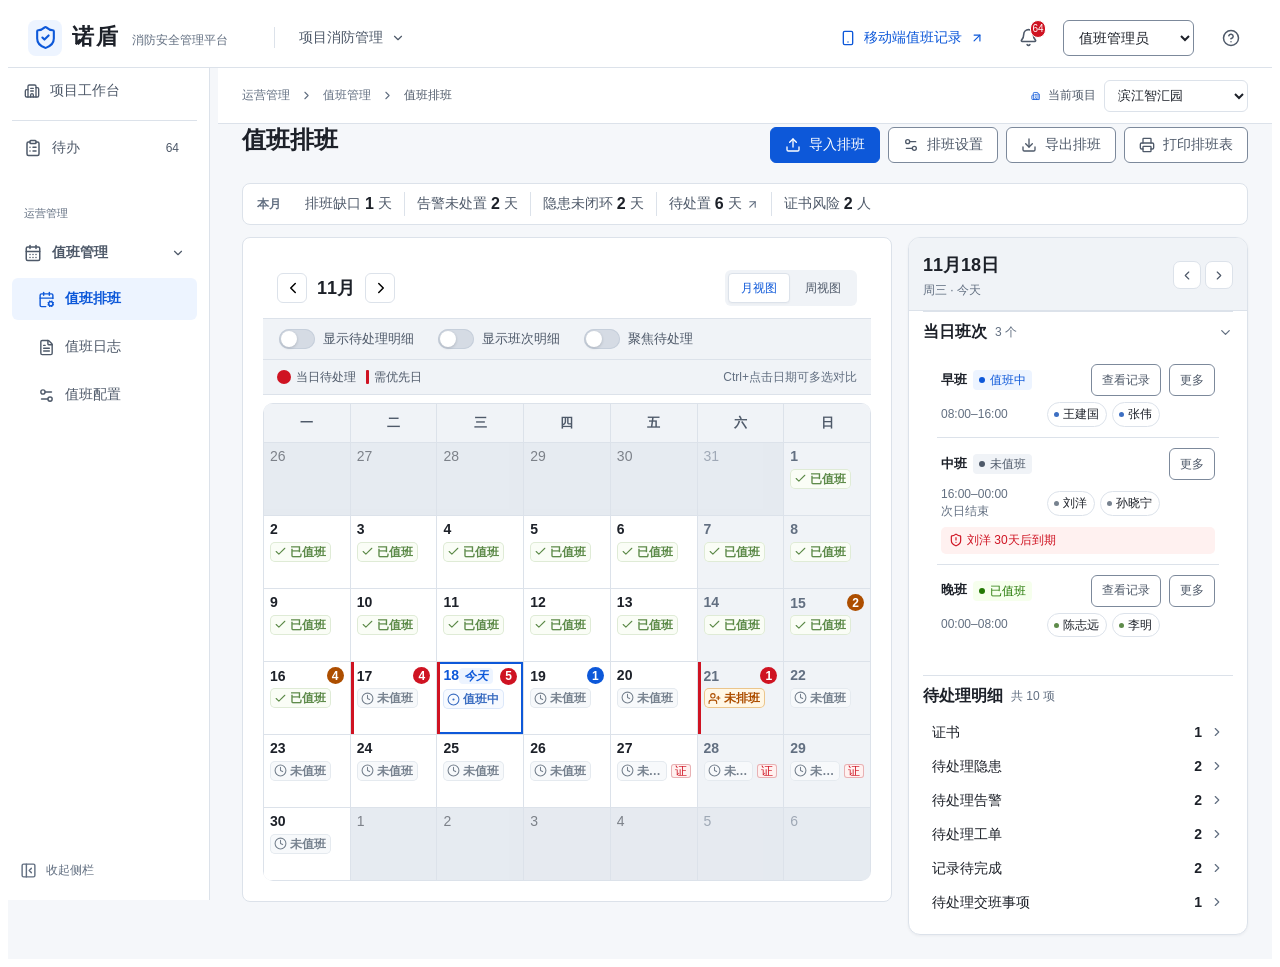
<file: index.html>
<!DOCTYPE html>
<html lang="zh-CN">
<head>
<meta charset="utf-8" />
<meta name="viewport" content="width=device-width, initial-scale=1, viewport-fit=cover" />
<meta name="proto-build" content="mwu7x43z" />
<title>诺盾 · 值班管理</title>
<link rel="stylesheet" href="./assets/app.css?v=mwu7x43z" />
</head>
<body>
<div id="root"></div>
<script type="module" src="./assets/app.js?v=mwu7x43z"></script>
</body>
</html>
</file>
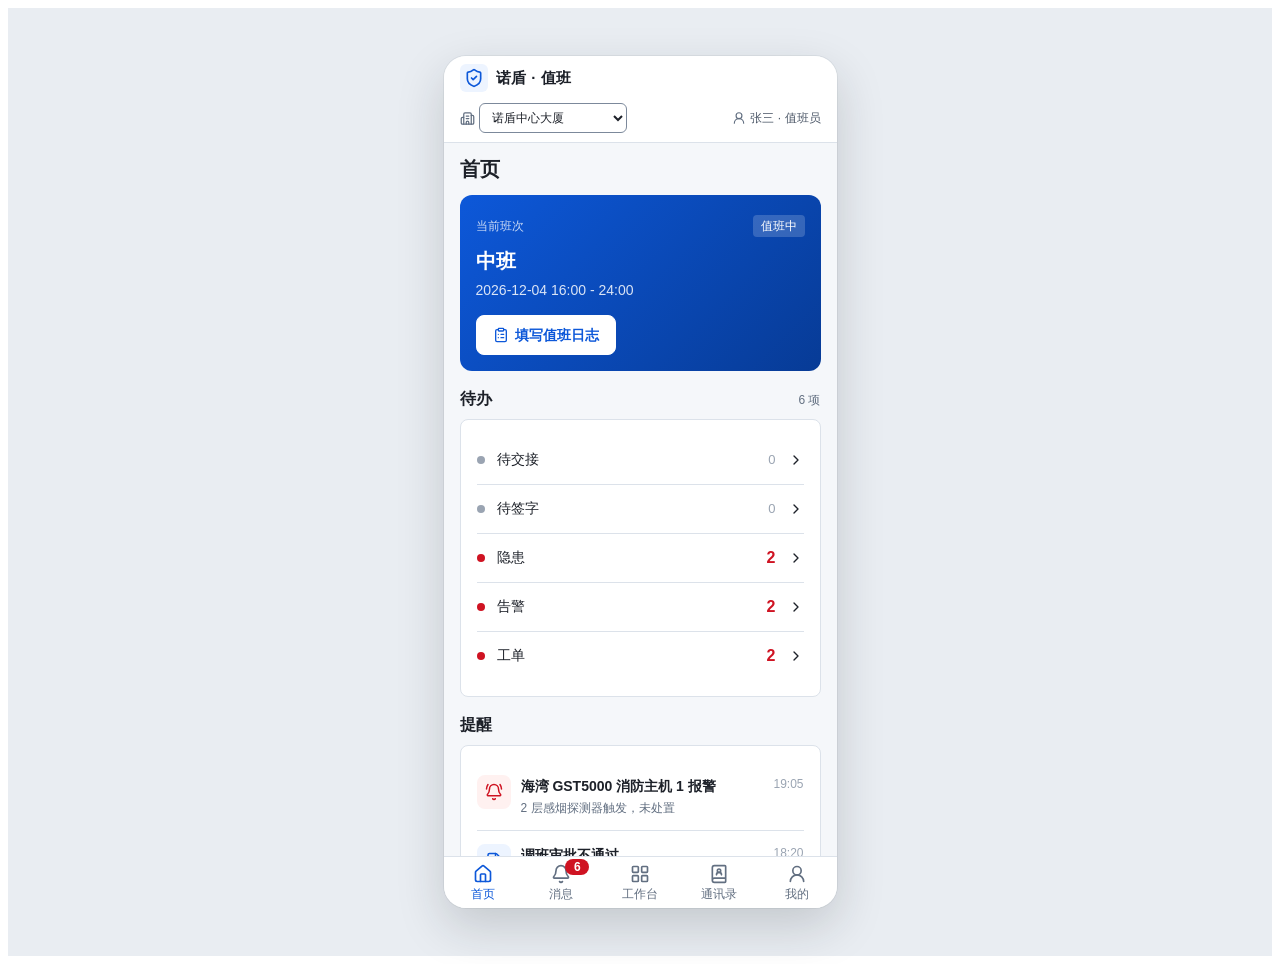
<file: duty-mobile/index.html>
<!DOCTYPE html>
<html lang="zh-CN">
<head>
<meta charset="utf-8" />
<meta name="viewport" content="width=device-width, initial-scale=1, viewport-fit=cover" />
<meta name="proto-build" content="mwuoqt27" />
<title>诺盾 · 值班移动端B</title>
<link rel="stylesheet" href="./assets/app.css?v=mwuoqt27" />
</head>
<body>
<div id="root"></div>
<script type="module" src="./assets/app.js?v=mwuoqt27"></script>
</body>
</html>
</file>
<file: assets/app.css>
.nd-dialog-wide:has(.ss-page){width:1080px;height:max-content;max-height:calc(100dvh - 48px)}.ss-page{display:flex;flex-direction:column;gap:14px}.ss-metrics{display:grid;grid-template-columns:repeat(2,minmax(0,1fr));gap:10px}.ss-metric{display:flex;align-items:center;gap:10px;padding:12px 14px;border:1px solid #e3e9f2;border-radius:8px;background:#fafcff;color:#4e5969}.ss-metric svg{color:#1b76ff;flex:none}.ss-metric>span{display:flex;flex-direction:column;gap:2px;font-size:12px;line-height:16px;min-width:0}.ss-metric strong{font-size:20px;line-height:26px;color:#1d2129;font-variant-numeric:tabular-nums}.ss-metric small{font-size:12px;font-weight:400;color:#626f81}.ss-metric.is-warn{border-color:#f3d8b0;background:#fffaf2}.ss-metric.is-warn svg{color:#ad4e00}.ss-block{border:1px solid #e3e9f2;border-radius:10px;background:#fff;padding:14px 16px 16px;display:flex;flex-direction:column;gap:12px}.ss-block-head{display:flex;align-items:center;gap:10px;flex-wrap:wrap}.ss-block-head h3{display:inline-flex;align-items:center;gap:6px;font-size:15px;font-weight:600;margin:0}.ss-block-head h3 svg{color:#1b76ff}.ss-block-head h4{font-size:13px;font-weight:600;margin:0}.ss-block-head>.nd-muted{font-size:12px}.ss-block-head>:last-child:not(:first-child){margin-left:auto}.ss-subhead{padding-top:4px;border-top:1px dashed #e6ebf2;padding-bottom:2px}.ss-subhead h4{color:#1d2129}.ss-order{display:inline-flex;align-items:center;gap:6px}.ss-order>strong{width:20px;height:20px;border-radius:50%;background:#edf4ff;color:#1b76ff;font-size:12px;display:grid;place-items:center}.ss-order-btns{display:inline-flex;flex-direction:column}.ss-order-btns button{border:0;background:transparent;color:#9aa4b2;height:14px;padding:0 2px;cursor:pointer}.ss-order-btns button:hover:not(:disabled){color:#1b76ff}.ss-order-btns button:disabled{opacity:.35;cursor:not-allowed}.ss-input{height:30px;border:1px solid #7c899b;border-radius:6px;padding:0 6px;font-size:13px;width:100%;min-width:92px}.ss-input-num{width:66px;min-width:66px}.ss-ring-editor{display:flex;align-items:flex-end;gap:8px;flex-wrap:wrap;padding:10px 12px;border:1px dashed #cdd8e6;border-radius:8px;background:#fafcff}.ss-ring-step{position:relative;display:flex;flex-direction:column;gap:4px;padding:8px 10px 6px;border:1px solid #e3e9f2;border-radius:8px;background:#fff;min-width:132px}.ss-step-index{position:absolute;top:-8px;left:8px;height:16px;padding:0 6px;border-radius:8px;background:#1b76ff;color:#fff;font-size:11px;line-height:16px}.ss-ring-step>.nd-field{margin:0}.ss-ring-step>.nd-field>label{font-size:11px;color:#626f81}.ss-step-remove{position:absolute;top:4px;right:4px;border:0;background:transparent;color:#9aa4b2;cursor:pointer;padding:2px}.ss-step-remove:hover:not(:disabled){color:#cf1322}.ss-step-remove:disabled{opacity:.3;cursor:not-allowed}.ss-ring-loop{display:inline-flex;align-items:center;gap:4px;align-self:center;font-size:12px;color:#1b76ff;background:#edf4ff;border-radius:12px;padding:4px 10px}.ss-ring-wrap{display:grid;grid-template-columns:384px minmax(0,1fr);gap:18px;align-items:start}.ss-ring-svg{width:100%;max-width:384px;height:auto}.ss-ring-track{fill:none;stroke:#dbe4f1;stroke-width:1.5;stroke-dasharray:5 4}.ss-ring-arc{stroke:#9fb3cd;fill:none}.ss-ring-arrow{fill:#5f7691}.ss-ring-node{stroke-width:1.5}.ss-ring-label{font-size:11px;fill:#1d2129;font-weight:500}.ss-ring-pill{fill:#fff;stroke:#c9d5e6}.ss-ring-pill-text{font-size:11px;fill:#1d2129}.ss-ring-center-main{font-size:15px;font-weight:600;fill:#1d2129}.ss-ring-center-sub{font-size:11px;fill:#626f81}.ss-fill-0,.ss-slot-0{background:#e8f1ff;border-color:#a9c8f5;color:#1a4b8f}.ss-fill-1,.ss-slot-1{background:#fff3e0;border-color:#f0c58a;color:#8a4b12}.ss-fill-2,.ss-slot-2{background:#e9f7ef;border-color:#9fd8b4;color:#1d6b3c}.ss-fill-rest,.ss-slot-rest{background:#f2f4f7;border-color:#d9dee6;color:#7a8698}.ss-node-0{fill:#e8f1ff;stroke:#7fabef}.ss-node-1{fill:#fff3e0;stroke:#e0a862}.ss-node-2{fill:#e9f7ef;stroke:#6dc48c}.ss-node-rest{fill:#f2f4f7;stroke:#c6ced9}.ss-start-list{display:flex;flex-direction:column;gap:8px}.ss-start-row{display:grid;grid-template-columns:22px 88px minmax(0,1fr) auto;align-items:center;gap:8px;padding:8px 10px;border:1px solid #e9eef5;border-radius:8px;background:#fbfcfe}.ss-start-index{width:20px;height:20px;border-radius:50%;background:#edf4ff;color:#1b76ff;font-size:12px;display:grid;place-items:center}.ss-start-row select{height:30px;border:1px solid #7c899b;border-radius:6px;font-size:12px;padding:0 6px}.ss-start-name{display:flex;flex-direction:column;font-size:13px;font-weight:500;line-height:16px}.ss-start-name small{font-size:11px;color:#626f81;font-weight:400}.ss-chip{display:inline-flex;align-items:center;padding:3px 9px;border:1px solid;border-radius:12px;font-size:12px;white-space:nowrap}.ss-fixed{display:flex;flex-direction:column;gap:10px}.ss-fixed .nd-field{max-width:260px}.ss-table-wrap{overflow-x:auto}.ss-table{width:100%;border-collapse:collapse;font-size:12px}.ss-table caption{text-align:left}.ss-table th,.ss-table td{border:1px solid #e6ebf2;padding:5px 6px;text-align:center;white-space:nowrap}.ss-table thead th{background:#f3f6fb;color:#4e5969;font-weight:500}.ss-table thead th span{display:block;font-size:12px;color:#1d2129}.ss-table thead th small{font-size:10px;color:#9aa4b2}.ss-table tbody th{background:#f8fafd;text-align:left;font-weight:600}.ss-table tbody th small{display:block;font-weight:400;font-size:10px;color:#9aa4b2}.ss-cell{display:inline-flex;align-items:center;justify-content:center;min-width:54px;padding:2px 8px;border:1px solid;border-radius:4px}.ss-cover-row td{background:#fafcff}.ss-cover-row th{color:#4e5969}.ss-ok{display:inline-flex;align-items:center;gap:3px;color:#237804;font-size:11px}.ss-miss{color:#cf1322;font-size:11px}.ss-checks{list-style:none;margin:0;padding:0;display:flex;flex-direction:column;gap:7px}.ss-checks li{display:flex;align-items:flex-start;gap:7px;font-size:12px;line-height:18px;color:#4e5969}.ss-checks li svg{flex:none;margin-top:2px}.ss-checks li.is-ok svg{color:#237804}.ss-checks li.is-warn svg{color:#ad4e00}.ss-checks li.is-bad svg{color:#cf1322}.ss-checks li.is-bad{color:#cf1322}.ss-baseline{margin:0;line-height:18px}@media (max-width: 900px){.ss-ring-wrap{grid-template-columns:1fr}.ss-metrics{grid-template-columns:repeat(2,minmax(0,1fr))}.ss-ring-svg{max-width:320px;margin:0 auto}}.dc-page{display:flex;flex-direction:column;gap:16px}.dc-metrics{display:grid;grid-template-columns:repeat(4,minmax(0,1fr));gap:12px}.dc-metrics.is-staff{grid-template-columns:repeat(2,minmax(0,1fr))}.nd-summary-strip.is-compact strong{font-size:15px;line-height:22px;display:block;margin-top:2px;white-space:nowrap;overflow:hidden;text-overflow:ellipsis}.nd-summary-strip.is-compact>div,.nd-summary-strip.is-compact>button{padding-top:4px;padding-bottom:4px}.nd-crew-table th,.nd-crew-table td{white-space:nowrap}.nd-crew-table th:nth-child(1){width:82px}.nd-crew-table th:nth-child(3){width:64px}.nd-crew-table th:nth-child(4){width:196px}.nd-crew-table th:nth-child(5){width:150px}.nd-crew-table th:nth-child(6){width:132px}.dc-metric{display:flex;align-items:flex-start;gap:10px;padding:14px 16px;text-align:left;background:var(--nd-surface);border:1px solid var(--nd-border);border-radius:10px;cursor:pointer}.dc-metric:hover{border-color:var(--nd-action)}.dc-metric>svg{color:var(--nd-action);margin-top:2px}.dc-metric span{display:flex;flex-direction:column;gap:2px;color:var(--nd-secondary);font-size:14px}.dc-metric strong{color:var(--nd-ink);font-size:22px;line-height:1.2}.dc-metric small{font-size:12px;color:var(--nd-muted);font-weight:400}.dc-metric em{font-style:normal;font-size:12px;color:var(--nd-muted)}.dc-metric.is-warn>svg,.dc-metric.is-warn strong{color:var(--nd-warning)}.dc-today-strip{display:flex;align-items:center;gap:14px;padding:10px 16px;background:var(--nd-subtle);border:1px solid var(--nd-border);border-radius:10px;flex-wrap:wrap}.dc-today-head{display:flex;align-items:center;gap:8px;font-weight:600;color:var(--nd-ink);white-space:nowrap}.dc-live-dot{width:8px;height:8px;border-radius:50%;background:var(--nd-action);box-shadow:0 0 0 4px color-mix(in srgb,var(--nd-action) 16%,transparent)}.dc-today-shifts{display:flex;gap:8px;flex-wrap:wrap;flex:1}.dc-today-shift{display:flex;align-items:center;gap:8px;padding:8px 12px;border-radius:999px;background:var(--nd-surface);border:1px solid var(--nd-border);cursor:pointer;font-size:13px}.dc-today-shift strong{font-size:14px}.dc-today-shift span{color:var(--nd-muted)}.dc-state{font-style:normal;padding:2px 9px;border-radius:999px;font-size:12px}.dc-state.is-active{color:#0d58d9;background:#edf4ff}.dc-state.is-done,.dc-state.is-archived{color:#237804;background:#f6ffed}.dc-state.is-unsigned{color:#ad4e00;background:#fff7e6}.dc-state.is-handover{color:#cf1322;background:#fff1f0}.dc-state.is-missing,.dc-state.is-waiting{color:#4e5969;background:#f0f3f7}.dc-today-more{display:inline-flex;align-items:center;gap:4px;background:none;border:0;color:var(--nd-action);cursor:pointer;font-size:13px}.dc-calendar-panel{padding:0;overflow:hidden}.dc-toolbar{display:flex;align-items:center;justify-content:space-between;padding:14px 16px;border-bottom:1px solid var(--nd-border)}.dc-toolbar-left{display:flex;align-items:center;gap:8px}.dc-toolbar h2{margin:0;font-size:22px;font-weight:650;letter-spacing:.5px}.dc-arrow{display:grid;place-items:center;width:30px;height:30px;border-radius:6px;border:1px solid var(--nd-border);background:var(--nd-surface);cursor:pointer}.dc-arrow:hover{border-color:var(--nd-action);color:var(--nd-action)}.dc-grid{display:grid;grid-template-columns:repeat(7,minmax(0,1fr))}.dc-weekday{padding:10px;font-size:13px;color:var(--nd-secondary);text-align:left;border-bottom:1px solid var(--nd-border);background:var(--nd-subtle)}.dc-weekday.is-weekend{color:var(--nd-secondary)}.dc-day{min-height:88px;padding:8px 10px;border:0;border-right:1px solid var(--nd-border);border-bottom:1px solid var(--nd-border);background:var(--nd-surface);text-align:left;cursor:pointer;display:flex;flex-direction:column;gap:8px}.dc-day:hover{background:var(--nd-row-hover)}.dc-day.is-outside{color:var(--nd-disabled);background:var(--nd-subtle)}.dc-day.is-today{box-shadow:inset 0 0 0 2px var(--nd-action);background:color-mix(in srgb,var(--nd-action) 4%,var(--nd-surface))}.dc-grid.is-week .dc-day{min-height:196px;padding:12px}.dc-day-head{display:flex;align-items:center;justify-content:space-between}.dc-day-number{font-weight:600;font-size:15px;color:var(--nd-secondary)}.dc-day.is-today .dc-day-number{color:var(--nd-action);background:var(--nd-action);color:#fff;border-radius:999px;padding:2px 10px;font-size:13px}.dc-cert-flag{color:var(--nd-danger);display:inline-flex}.dc-chips{display:flex;gap:6px;flex-wrap:wrap}.dc-chip{display:inline-flex;align-items:center;gap:5px;padding:4px 9px;border-radius:6px;min-height:26px;font-size:12.5px;line-height:1.4;border:1px solid transparent;border-left-width:3px;font-weight:500}.dc-chip i{font-style:normal}.dc-chip.is-active{color:#0d58d9;background:#edf4ff;border-color:#b8d1f8}.dc-chip.is-done,.dc-chip.is-archived{color:#237804;background:#f6ffed;border-color:#b7d8a5}.dc-chip.is-unsigned{color:#ad4e00;background:#fff7e6;border-color:#ebc58c}.dc-chip.is-handover{color:#cf1322;background:#fff1f0;border-color:#e8b1b4}.dc-chip.is-missing{color:#4e5969;background:#f0f3f7;border-color:#dce2ea}.dc-chip.is-waiting{color:#4e5969;background:#f0f3f7;border-style:dashed;border-color:#dce2ea}.dc-chip.is-own{box-shadow:0 0 0 2px color-mix(in srgb,var(--nd-action) 35%,transparent)}.dc-handover-flag{width:5px;height:5px;border-radius:50%;background:#cf1322;display:inline-block}.dc-day-alerts{display:flex;gap:6px;flex-wrap:wrap;margin-top:auto}.dc-alert{display:inline-flex;align-items:center;gap:4px;padding:2px 8px;border-radius:6px;font-size:12px;font-weight:600;line-height:1.5;border:1px solid transparent}.dc-alert.is-hazard{color:#cf1322;background:#fff1f0;border-color:#e8b1b4}.dc-alert.is-alarm{color:#ad4e00;background:#fff7e6;border-color:#ebc58c}.dc-legend .dc-alert{padding:1px 8px;font-weight:500}.dc-others,.dc-empty{font-size:12px;color:var(--nd-muted)}.dc-week-names{display:flex;flex-direction:column;gap:5px;font-size:13px;color:var(--nd-secondary)}.dc-week-names span{display:flex;flex-direction:column}.dc-week-names strong{font-size:13px;color:var(--nd-ink)}.dc-legend{display:flex;align-items:center;gap:14px;flex-wrap:wrap;padding:10px 16px;font-size:13px;color:var(--nd-secondary);border-top:1px solid var(--nd-border)}.dc-legend-top{border-top:0;border-bottom:1px solid var(--nd-border);background:var(--nd-subtle);padding:8px 16px}.dc-legend>span{display:inline-flex;align-items:center;gap:5px}.dc-legend-dot{width:10px;height:10px;border-radius:3px;border:1px solid transparent}.dc-legend-dot.is-active{background:#edf4ff;border-color:#b8d1f8}.dc-legend-dot.is-done,.dc-legend-dot.is-archived{background:#f6ffed;border-color:#b7d8a5}.dc-legend-dot.is-unsigned{background:#fff7e6;border-color:#ebc58c}.dc-legend-dot.is-handover{background:#fff1f0;border-color:#e8b1b4}.dc-legend-dot.is-missing,.dc-legend-dot.is-waiting{background:#f0f3f7;border-color:#dce2ea}.dc-legend-note{margin-left:auto;color:var(--nd-muted)}.dc-ov-counts{display:grid;grid-template-columns:repeat(4,minmax(0,1fr));gap:10px;margin-bottom:16px}.dc-ov-counts>div{padding:12px;border:1px solid var(--nd-border);border-radius:8px;background:var(--nd-subtle);display:flex;flex-direction:column;gap:2px}.dc-ov-counts span{font-size:12px;color:var(--nd-secondary)}.dc-ov-counts strong{font-size:22px;color:var(--nd-ink)}.dc-ov-counts small{font-size:12px;color:var(--nd-muted)}.dc-ov-title{display:flex;align-items:center;gap:6px;margin:16px 0 8px;font-size:14px;color:var(--nd-ink)}.dc-ov-shifts{display:grid;grid-template-columns:repeat(auto-fit,minmax(240px,1fr));gap:10px}.dc-ov-shift{border:1px solid var(--nd-border);border-radius:8px;padding:10px 12px;background:var(--nd-surface)}.dc-ov-shift-head{display:flex;align-items:center;gap:8px}.dc-ov-shift-head strong{font-size:15px}.dc-ov-shift-head span{color:var(--nd-muted);font-size:12px}.dc-ov-shift p{margin:6px 0;font-size:12px;color:var(--nd-secondary)}.dc-ov-actions{display:flex;gap:6px;flex-wrap:wrap;align-items:center}.dc-ov-hint{font-size:12px;color:var(--nd-muted)}.dc-ov-columns{display:grid;grid-template-columns:1fr 1fr;gap:20px}.dc-ov-list{list-style:none;margin:0;padding:0;display:flex;flex-direction:column;gap:6px}.dc-ov-list li{display:flex;align-items:flex-start;justify-content:space-between;gap:10px;padding:8px 10px;border:1px solid var(--nd-border);border-radius:6px}.dc-ov-list strong{display:block;font-size:13px;font-weight:550}.dc-ov-list small{color:var(--nd-muted);font-size:12px}.dc-ov-note{display:flex;align-items:center;gap:4px;margin-top:18px;font-size:12px}@media (max-width: 900px){.dc-metrics,.dc-ov-counts{grid-template-columns:repeat(2,minmax(0,1fr))}.dc-ov-columns{grid-template-columns:1fr}}@media (max-width: 600px){.dc-day{min-height:72px;padding:6px}.dc-chips .dc-chip{padding:2px 6px;font-size:12px;min-height:24px}.dc-legend{gap:8px}.dc-toolbar h2{font-size:18px}}.dr-page{--dr-active: #3D6FC2;--dr-active-bg: #F7FAFF;--dr-active-border: #DCE8FA;--dr-done: #5E8B4A;--dr-done-bg: #FAFDF6;--dr-done-border: #DFEBD6;--dr-waiting: #77828F;--dr-waiting-bg: #F7F9FB;--dr-waiting-border: #E5EAEF;--dr-pending: #AD4E00;--dr-pending-bg: #FFF7E6;--dr-pending-border: #EBC58C;--dr-danger: #CF1322;--dr-danger-bg: #FFF1F0;--dr-danger-border: #E8B1B4}.dr-dm{display:flex;flex-direction:column;gap:2px;min-width:0}.dr-dm span{font-size:12px;color:var(--nd-muted, #626F81);white-space:nowrap}.dr-dm strong{font-size:22px;font-weight:600;color:var(--nd-ink, #1D2129);line-height:1.2}.dr-dm.is-ok strong{color:#237804}.dr-dm.is-warn strong{color:#ad4e00}.dr-dm small{font-size:12px;color:var(--nd-muted, #626F81);white-space:nowrap;overflow:hidden;text-overflow:ellipsis}.dr-acc{padding:0 14px}.dr-acc-head{display:flex;align-items:center;gap:8px;width:100%;min-height:40px;padding:8px 0;border:0;border-top:1px solid var(--nd-border, #DCE2EA);background:none;cursor:pointer;text-align:left}.dr-acc-title{font-size:16px;line-height:24px;font-weight:600;color:var(--nd-ink, #1D2129)}.dr-acc-summary{flex:1;min-width:0;font-size:12px;color:var(--nd-muted, #626F81);overflow:hidden;text-overflow:ellipsis;white-space:nowrap}.dr-acc-head svg{flex:none;color:var(--nd-muted, #626F81);transition:transform .15s ease}.dr-acc-head svg.is-open{transform:rotate(90deg)}.dr-acc-body{display:grid;gap:8px;padding:2px 0 12px}.dr-acc-body[hidden]{display:none}.dr-overview{padding:8px 14px 0}.dr-ov-body{display:grid;gap:16px;padding:0 0 16px}.dr-ov-body[hidden]{display:none}.dr-ov-metrics{display:grid;grid-template-columns:repeat(3,minmax(0,1fr));gap:8px}.dr-ov-section{display:grid;gap:8px}.dr-overview-count{margin:8px 0;font-size:13px;line-height:22px;color:var(--nd-secondary)}.dr-shell{display:grid;grid-template-columns:minmax(0,1fr) minmax(300px,340px);gap:16px;align-items:start}.dr-calendar-panel{min-width:0;overflow:visible}.dr-toolbar{display:flex;align-items:center;justify-content:space-between;flex-wrap:wrap;gap:10px 12px;padding:12px 14px;border-bottom:1px solid var(--nd-border, #DCE2EA)}.dr-toolbar-left,.dr-toolbar-right{display:flex;align-items:center;gap:10px}.dr-toolbar-left{flex:none}.dr-toolbar-right{flex-wrap:wrap;justify-content:flex-end}.dr-toolbar h2{margin:0;font-size:18px;white-space:nowrap}.dr-back-current{min-height:30px;padding:4px 10px;font-size:12px;gap:6px}.dr-grid{display:grid;grid-template-columns:repeat(7,minmax(0,1fr));gap:1px;margin:8px 0 0;padding:1px;background:var(--nd-border, #DCE2EA);border-radius:10px;overflow:hidden}.dr-weekday{padding:9px 6px;background:#f0f3f7;color:var(--nd-secondary, #4E5969);text-align:center;font-size:13px;font-weight:600}.dr-weekday.is-weekend{color:#4e5969;background:#f0f3f7}.dr-day{position:relative;display:flex;flex-direction:column;min-height:110px;padding:8px 7px 22px;border:0;background:#fff;color:var(--nd-ink, #1D2129);text-align:left;cursor:pointer;overflow:hidden;transition:background-color .12s ease,box-shadow .12s ease}.dr-day:hover{background:#f0f3f7;box-shadow:inset 0 0 0 1px #dce2ea}.dr-day:focus-visible{outline:2px solid #0D58D9;outline-offset:-2px}.dr-day.is-outside{opacity:.5;background:#f0f3f7}.dr-day.is-marked{background:#eef5ff;box-shadow:inset 0 3px #0d58d9}.dr-day.is-marked .dr-day-number{color:#0d58d9}.dr-day.is-today{background:#edf4ff;box-shadow:none}.dr-day.is-today .dr-day-number{color:#0d58d9}.dr-day.is-marked.is-today{background:#e4efff;box-shadow:inset 0 3px #0d58d9}.dr-day.is-selected{background:#fff;box-shadow:inset 0 0 0 2px #0d58d9;z-index:2}.dr-day.is-today.is-selected{background:#fff;box-shadow:inset 0 0 0 2px #0d58d9}.dr-day.is-weekend{background:#f0f3f7}.dr-day.is-weekend .dr-day-number{color:#626f81}.dr-day.is-holiday{background:#f0f3f7}.dr-day.is-holiday .dr-day-number{color:#4e5969}.dr-day.is-rest{background:#f0f3f7}.dr-day.is-rest .dr-day-number{color:var(--nd-muted, #626F81)}.dr-day.is-gap{background:#fff7e6}.dr-day.is-gap .dr-day-number{color:#ad4e00}.dr-day.is-partial-gap{background:#fff7e6}.dr-day.is-partial-gap .dr-day-number{color:#ad4e00}.dr-day.is-adjusted-workday .dr-day-number{color:var(--nd-ink, #1D2129)}.dr-day.is-marked{background:#eef5ff}.dr-day.is-marked.is-gap,.dr-day.is-marked.is-partial-gap{background:#fff4e5}.dr-day.is-danger-day{box-shadow:inset 3px 0 #cf1322}.dr-day.is-danger-day:hover{box-shadow:inset 3px 0 #cf1322,inset 0 0 0 1px #dce2ea}.dr-day.is-today.is-danger-day{box-shadow:inset 3px 0 #cf1322}.dr-day.is-marked.is-danger-day{box-shadow:inset 3px 0 #cf1322,inset 0 3px #0d58d9}.dr-day.is-selected.is-danger-day{box-shadow:inset 3px 0 #cf1322,inset 0 0 0 2px #0d58d9}.dr-day.is-weekend:hover,.dr-day.is-rest:hover{box-shadow:inset 0 0 0 1px #dce2ea}.dr-day.is-today:hover{background:#edf4ff;box-shadow:inset 0 0 0 1px #b8d1f8}.dr-day.is-selected:hover{box-shadow:inset 0 0 0 2px #0d58d9}.dr-day-holiday{font-style:normal;font-size:12px;font-weight:600;color:#4e5969;margin-left:4px}.dr-day-adj{font-size:12px;font-weight:600;color:#626f81;border:1px solid #DCE2EA;border-radius:4px;padding:0 4px;line-height:1.5}.dr-shift-line.is-holiday{--st-border: #DCE2EA}.dr-shift-holiday{flex:none;font-style:normal;font-size:12px;font-weight:700;color:#4e5969;border:1px solid #DCE2EA;border-radius:4px;padding:0 3px;line-height:1.4}.dr-day-head{display:flex;align-items:center;justify-content:space-between;min-height:18px;gap:4px}.dr-day-number{font-size:15px;font-weight:700}.dr-day.is-outside .dr-day-number{font-weight:500}.dr-today-tag{padding:1px 5px;border-radius:4px;background:#edf4ff;color:#0d58d9;font-size:12px;font-weight:600;line-height:1.5}.dr-day-lines{display:flex;flex-direction:column;flex:1 1 auto;gap:2px;margin-top:5px;margin-bottom:18px;min-width:0;min-height:0}.dr-day-today-people{min-width:0;font-size:12px;line-height:1.25;color:var(--nd-ink, #4E5969);overflow:hidden;text-overflow:ellipsis;white-space:nowrap}.dr-shift-line{display:flex;align-items:center;gap:3px;min-width:0;height:24px;padding:0 3px 0 5px;border-radius:5px;border-left:3px solid var(--st, #4E5969);background:var(--st-bg, #F0F3F7);box-shadow:inset 0 0 0 1px var(--st-border, #DCE2EA);color:var(--nd-ink, #1D2129);font-size:12px;overflow:hidden}.dr-shift-line>i{display:none}.dr-shift-line>b{flex:none;color:var(--st, #4E5969);font-size:12px;font-weight:800}.dr-shift-line>.dr-line-people{display:none}.dr-unassigned{color:#cf1322!important;font-weight:600}.dr-day-status{align-self:flex-start;display:inline-flex;align-items:center;gap:3px;max-width:100%;height:20px;padding:0 5px 0 4px;border-radius:5px;font-size:12px;font-weight:600;line-height:1;background:var(--st-bg, #F7F9FB);color:var(--st, #77828F);box-shadow:inset 0 0 0 1px var(--st-border, #E5EAEF);overflow:hidden}.dr-day-status>svg{flex:none}.dr-day-status>b{min-width:0;overflow:hidden;text-overflow:ellipsis;white-space:nowrap}.dr-day-status.is-done{--st: var(--dr-done);--st-bg: var(--dr-done-bg);--st-border: var(--dr-done-border)}.dr-day-status.is-active{--st: var(--dr-active);--st-bg: var(--dr-active-bg);--st-border: var(--dr-active-border)}.dr-day-status.is-waiting{--st: var(--dr-waiting);--st-bg: var(--dr-waiting-bg);--st-border: var(--dr-waiting-border)}.dr-day-status.is-warning{--st: var(--dr-pending);--st-bg: var(--dr-pending-bg);--st-border: var(--dr-pending-border)}.dr-day-status.is-danger{--st: var(--dr-danger);--st-bg: var(--dr-danger-bg);--st-border: var(--dr-danger-border)}.dr-empty,.dr-day-empty{color:#626f81;font-size:12px;line-height:1.4;padding:5px 2px}.dr-day-empty.is-gap-text{color:var(--dr-danger, #CF1322);font-weight:600}.dr-shift-line.is-active,.dr-shift-row.is-active,.dr-shift-detail.is-active{--st: var(--dr-active);--st-bg: var(--dr-active-bg);--st-border: var(--dr-active-border)}.dr-shift-line.is-done,.dr-shift-row.is-done,.dr-shift-detail.is-done{--st: var(--dr-done);--st-bg: var(--dr-done-bg);--st-border: var(--dr-done-border)}.dr-shift-line.is-archived,.dr-shift-row.is-archived,.dr-shift-detail.is-archived{--st: #237804;--st-bg: #F6FFED;--st-border: #B7D8A5}.dr-shift-line.is-waiting,.dr-shift-row.is-waiting,.dr-shift-detail.is-waiting{--st: var(--dr-waiting);--st-bg: var(--dr-waiting-bg);--st-border: var(--dr-waiting-border)}.dr-shift-line.is-pending,.dr-shift-row.is-pending,.dr-shift-detail.is-pending{--st: var(--dr-pending);--st-bg: var(--dr-pending-bg);--st-border: var(--dr-pending-border)}.dr-shift-line.is-handover,.dr-shift-row.is-handover,.dr-shift-detail.is-handover{--st: #AD4E00;--st-bg: #FFF7E6;--st-border: #EBC58C}.dr-shift-line.is-missing,.dr-shift-row.is-missing,.dr-shift-detail.is-missing,.dr-shift-line.is-danger,.dr-shift-row.is-danger,.dr-shift-detail.is-danger{--st: var(--dr-danger);--st-bg: var(--dr-danger-bg);--st-border: var(--dr-danger-border)}.dr-dot.is-holiday{background:#fff;border:1px dashed #DCE2EA}.dr-grid.is-week .dr-day{min-height:140px;padding:7px 5px 22px}.dr-legend{display:flex;flex-wrap:wrap;align-items:center;gap:6px 10px;padding:0 14px 12px;color:var(--nd-secondary, #4E5969);font-size:12px;line-height:18px}.dr-legend-top{padding:8px 14px;background:var(--nd-subtle, #F0F3F7);border-bottom:1px solid var(--nd-border, #DCE2EA)}.dr-legend>span,.dr-legend-group>span{display:inline-flex;align-items:center;gap:5px;line-height:18px}.dr-dot{width:10px;height:10px;border-radius:2px;display:inline-block}.dr-dot.is-sign{background:#ad4e00}.dr-dot.is-late{background:#4e5969}.dr-dot.is-handover,.dr-dot.is-transfer{background:#ad4e00}.dr-legend-icon{flex:none}.dr-legend-icon.is-hazard{color:#cf1322}.dr-legend-icon.is-alarm,.dr-legend-icon.is-sign{color:#ad4e00}.dr-legend-icon.is-late{color:#4e5969}.dr-legend-icon.is-handover,.dr-legend-icon.is-transfer,.dr-legend-icon.is-cert{color:#ad4e00}.dr-legend-group{display:inline-flex;align-items:center;flex-wrap:wrap;gap:6px 10px}.dr-legend-group+.dr-legend-group{border-left:1px solid var(--nd-border, #DCE2EA);padding-left:14px}.dr-legend-group-label{font-size:12px;font-weight:600;color:var(--nd-muted, #626F81)}.dr-focus-swatch{flex:none;width:14px;height:14px;border-radius:4px;display:inline-block}.dr-focus-swatch.is-warning{background:#fff7e6;box-shadow:inset 0 0 0 2px #ebc58c}.dr-focus-swatch.is-danger{background:#fff1f0;box-shadow:inset 0 0 0 2px #e8b1b4}.dr-ledger-toggle{display:inline-flex;align-items:center;justify-content:center;gap:2px;width:100%;border:0;background:none;padding:4px 0;font-size:12px;color:var(--nd-action, #0D58D9);cursor:pointer}.dr-ledger-toggle svg{transition:transform .15s ease}.dr-ledger-toggle svg.is-open{transform:rotate(90deg)}.dr-side{position:sticky;top:12px;display:flex;flex-direction:column;max-height:calc(100vh - 120px);background:#fff;border:1px solid var(--nd-border, #DCE2EA);border-radius:12px;overflow:hidden;box-shadow:0 1px 3px #1018280d}.dr-side-body{flex:1 1 auto;min-height:0;overflow-y:auto}.dr-side-head{display:flex;align-items:center;justify-content:space-between;gap:12px;padding:13px 14px 11px;border-bottom:1px solid var(--nd-border, #DCE2EA);background:#f0f3f7}.dr-side-head>div:first-child{display:flex;flex-direction:column;gap:2px}.dr-side-date{color:var(--nd-ink, #1D2129);font-size:18px;font-weight:700}.dr-side-head small{color:var(--nd-muted, #626F81);font-size:12px}.dr-side-nav{display:flex;gap:4px}.dr-side-nav button{width:28px;height:28px;display:inline-flex;align-items:center;justify-content:center;border:1px solid var(--nd-border, #DCE2EA);border-radius:7px;background:#fff;color:var(--nd-secondary, #4E5969);cursor:pointer}.dr-side-nav button:hover{border-color:#0d58d9;color:#0d58d9}.dr-day-list{display:flex;flex-direction:column;padding:0 14px 16px}.dr-shift-row{display:flex;flex-direction:column;gap:6px;padding:10px 4px;border:0;border-bottom:1px solid var(--nd-border, #DCE2EA);border-radius:0;background:none}.dr-day-list .dr-shift-row:last-child{border-bottom:0}.dr-shift-row>.dr-shift-title-row:before{content:"";flex:none;width:6px;height:6px;border-radius:50%;background:var(--st, #4E5969)}.dr-shift-top{display:flex;align-items:center;justify-content:space-between;gap:10px}.dr-shift-meta{display:flex;align-items:center;gap:10px}.dr-shift-time{flex:none;width:96px;font-size:12px;color:var(--nd-muted, #626F81);line-height:1.45;font-variant-numeric:tabular-nums;white-space:nowrap}.dr-next-day{display:block;font-style:normal;font-size:12px;color:#626f81}.dr-shift-title-row{display:flex;align-items:center;gap:6px;min-width:0}.dr-shift-title-row strong{color:var(--nd-ink, #1D2129);font-size:13px;white-space:nowrap;flex:none}.dr-shift-title-row .nd-badge{min-height:20px;padding:1px 6px;gap:5px;font-size:12px}.dr-people{flex:1;min-width:0;display:flex;flex-wrap:wrap;gap:5px}.dr-person{display:inline-flex;align-items:center;gap:4px;padding:2px 7px 2px 6px;border:1px solid #DCE2EA;border-radius:999px;background:#fff;color:var(--nd-ink, #1D2129);font-size:12px}.dr-person:before{content:"";width:5px;height:5px;border-radius:50%;background:var(--st, #626F81)}.dr-muted{color:var(--nd-muted, #626F81);font-size:12px}.dr-cert-warn{display:flex;align-items:flex-start;gap:4px;padding:5px 8px;border-radius:5px;background:#fff1f0;color:#cf1322;font-size:12px;line-height:1.4}.dr-cert-warn svg{flex:none;margin-top:1px}.dr-shift-actions{display:flex;flex-wrap:wrap;justify-content:flex-end;align-items:center;gap:8px}.dr-shift-actions>.nd-btn{min-height:32px;padding:4px 10px;font-size:12px;gap:6px}.dr-shift-actions .nd-more-trigger{min-height:32px;padding:4px 10px;font-size:12px}.dr-side-empty{display:flex;flex-direction:column;align-items:center;gap:5px;padding:42px 16px;color:var(--nd-muted, #626F81);text-align:center}.dr-side-empty svg{color:#dce2ea}.dr-side-empty strong{color:var(--nd-secondary, #4E5969);font-size:14px;line-height:22px}.dr-side-empty small{font-size:12px}.dr-chain{padding:4px 0 2px}.dr-ledger{padding:8px 14px 20px;display:grid;gap:20px}.dr-ledger-section{display:grid}.dr-ledger-head{display:flex;align-items:center;justify-content:space-between;gap:8px}.dr-ledger-title{font-size:16px;line-height:24px;font-weight:600;color:var(--nd-ink, #1D2129)}.dr-ledger-title strong{color:var(--nd-secondary, #4E5969);font-weight:600;font-variant-numeric:tabular-nums}.dr-ledger-groups{display:grid;gap:8px}.dr-ledger-bar{display:flex;justify-content:flex-start}.dr-ledger-list{list-style:none;margin:0;padding:0;display:grid;gap:6px}.dr-ledger-list li{display:grid;grid-template-columns:42px 18px minmax(0,1fr);align-items:center;gap:8px;padding:8px 10px;border:1px solid var(--nd-border, #DCE2EA);border-radius:8px;background:#f0f3f7;cursor:pointer}.dr-ledger-list li:hover{border-color:var(--nd-action, #0D58D9);background:var(--nd-selected, #EDF4FF)}.dr-ledger-list.is-simple li{grid-template-columns:minmax(0,1fr) auto}.dr-ledger-list li.is-closed,.dr-ledger-list li.is-closed:hover{background:#f0f3f7}.dr-ledger-time{font-size:12px;color:var(--nd-muted, #626F81);white-space:nowrap}.dr-ledger-icon{flex:none}.dr-ledger-icon.is-alarm{color:#ad4e00}.dr-ledger-icon.is-hazard{color:#cf1322}.dr-ledger-main{min-width:0;display:grid;gap:2px}.dr-ledger-main strong{font-size:14px;line-height:22px;font-weight:500;overflow-wrap:anywhere}.dr-ledger-sub{display:flex;align-items:center;justify-content:space-between;gap:8px;min-width:0}.dr-ledger-sub>span{min-width:0;font-size:12px;line-height:18px;color:var(--nd-muted, #626F81);overflow:hidden;text-overflow:ellipsis;white-space:nowrap}.dr-ledger-sub .nd-badge{flex:none}.dr-ledger-main small{font-size:12px;line-height:17px;color:var(--nd-muted, #626F81);overflow-wrap:anywhere}.dr-ledger-main .dr-ledger-location{color:var(--nd-secondary, #4E5969)}.dr-ledger-note{margin:0;font-size:12px;color:var(--nd-muted, #626F81)}.dr-ledger-empty{margin:0;font-size:12px}.dr-pm{padding:0 14px 16px}.dr-pm-head{display:flex;align-items:center;gap:8px;min-height:40px;padding:8px 0;border-top:1px solid var(--nd-border, #DCE2EA)}.dr-pm-list{display:grid;gap:2px}.dr-pm-row{display:flex;align-items:center;gap:8px;width:100%;min-height:32px;padding:4px 8px;border:1px solid transparent;border-radius:7px;background:none;cursor:pointer;text-align:left;font-size:13px;color:var(--nd-ink, #1D2129)}.dr-pm-row:hover{background:#f0f3f7}.dr-pm-row.is-active{background:#eef5ff;box-shadow:inset 0 0 0 1px #b8d1f8;color:#0d58d9}.dr-pm-row.is-active .dr-pm-count{color:#0d58d9}.dr-pm-name{flex:1;min-width:0}.dr-pm-count{font-weight:700;font-variant-numeric:tabular-nums}.dr-pm-row svg{flex:none;color:var(--nd-muted, #626F81);transition:transform .15s ease}.dr-pm-row svg.is-open{transform:rotate(90deg)}.dr-pm-empty{margin:4px 0 0;padding:0 8px 4px;font-size:12px;color:var(--nd-muted, #626F81)}.dr-pm-body{padding:2px 8px 8px}.dr-pm-cards{list-style:none;margin:0;padding:0;display:grid;gap:6px}.dr-pm-cards li{display:grid;grid-template-columns:minmax(0,1fr) auto;align-items:center;gap:2px 8px;padding:8px 10px;border:1px solid var(--nd-border, #DCE2EA);border-radius:8px;background:#f0f3f7}.dr-pm-cards li>strong{min-width:0;font-size:13px;line-height:20px;font-weight:600;color:var(--nd-ink, #1D2129);overflow-wrap:anywhere}.dr-pm-cards li>small{grid-column:1 / -1;font-size:12px;line-height:18px;color:var(--nd-muted, #626F81)}.dr-pm-cards li.is-clickable{cursor:pointer}.dr-pm-cards li.is-clickable:hover{border-color:#b8d1f8;background:var(--nd-selected, #EDF4FF)}.dr-matter-title{margin:16px 0 6px;font-size:13px;color:var(--nd-ink, #1D2129)}.dr-matter-detail{margin:0;font-size:14px;line-height:22px;color:var(--nd-secondary, #4E5969)}.dr-matter-timeline{list-style:none;margin:0;padding:0;display:grid;gap:10px}.dr-matter-timeline li{display:flex;gap:10px}.dr-matter-step-time{flex:none;width:92px;font-size:12px;color:var(--nd-muted, #626F81);line-height:21px}.dr-matter-step{min-width:0}.dr-matter-step strong{font-size:12.5px;color:var(--nd-ink, #1D2129)}.dr-matter-step p{margin:2px 0 0;font-size:12px;line-height:19px;color:var(--nd-secondary, #4E5969)}@media (max-width: 1120px){.dr-shell{grid-template-columns:1fr}.dr-side{position:static;max-height:none;overflow:visible}.dr-side-body{max-height:none;overflow:visible}.dr-band-line{justify-content:flex-start}}.dr-band{margin-bottom:12px;background:#fff;border:1px solid var(--nd-border, #DCE2EA);border-radius:8px}.dr-band-line{display:flex;align-items:center;flex-wrap:wrap;gap:2px 0;padding:8px 14px}.dr-band-title{flex:none;padding-right:12px;font-size:12px;line-height:20px;font-weight:600;color:var(--nd-muted, #626F81)}.dr-band-item{display:inline-flex;align-items:center;gap:4px;min-height:24px;padding:0 12px;border:0;border-left:1px solid var(--nd-border, #DCE2EA);background:none;font-size:12px;line-height:20px;color:var(--nd-secondary, #4E5969);text-align:left;cursor:pointer}.dr-band-item:first-of-type{border-left:0}.dr-band-item:hover{background:#f5f8fd;color:#0d58d9}.dr-band-item.is-active{background:#eef5ff;color:#0d58d9;box-shadow:inset 0 -2px #0d58d9}.dr-band-item.is-active b{color:#0d58d9}.dr-band-item b{font-size:16px;line-height:20px;font-weight:600;color:var(--nd-ink, #1D2129);font-variant-numeric:tabular-nums}.dr-band-item:hover b{color:#0d58d9}.dr-band-out{flex:none;color:var(--nd-muted, #626F81)}.dr-band-item:hover .dr-band-out{color:#0d58d9}.dr-band-clear{display:flex;align-items:center;gap:8px;padding:10px 14px;color:#237804;font-size:14px}.dr-shift-stack{display:flex;flex-direction:column;gap:2px;min-width:0}.dr-shift-inline{display:flex;flex-wrap:wrap;gap:3px;min-width:0}.dr-shift-inline .dr-shift-line{flex:1 1 0;min-width:0;height:21px;justify-content:center;padding:0 2px 0 3px;gap:2px;border-left-width:2px}.dr-shift-inline .dr-shift-line>b{font-size:12px}.dr-day-flag{margin-left:auto;display:inline-flex;align-items:center;justify-content:center;min-width:17px;height:17px;padding:0 4px;border-radius:9px;background:#cf1322;color:#fff;font-size:12px;font-weight:700;line-height:1;font-variant-numeric:tabular-nums}.dr-day-flag.is-warning{background:#ad4e00}.dr-day-flag.is-info{background:#0d58d9}.dr-day-statusrow{display:flex;align-items:center;gap:4px;min-width:0}.dr-day-statusrow .dr-day-status{flex:0 1 auto;min-width:0}.dr-day-statusrow .dr-sd-flag{flex:none}.dr-flag-swatch{margin-left:0;font-style:normal;width:14px;height:14px;min-width:14px;padding:0;border-radius:50%}.dr-bar-swatch{flex:none;width:3px;height:14px;border-radius:1px;background:#cf1322}.dr-grid.is-compact .dr-day{min-height:72px;padding:5px 6px 8px}.dr-grid.is-compact .dr-day-head{min-height:0}.dr-grid.is-compact .dr-day-number{font-size:14px;line-height:1.15}.dr-grid.is-compact .dr-day-lines{margin-top:4px;margin-bottom:0}.dr-grid.is-compact .dr-day-empty{padding:2px}.dr-grid.is-compact .dr-day.has-foot{padding-bottom:8px}.dr-view-opts{display:flex;align-items:center;flex-wrap:wrap;gap:8px 20px;padding:8px 14px;background:var(--nd-subtle, #F0F3F7);border-bottom:1px solid var(--nd-border, #DCE2EA)}.dr-grid.is-issue-mode .dr-day{min-height:84px;padding:6px 6px 8px;overflow:visible}.dr-grid.is-issue-mode .dr-day-lines{flex:none}.dr-grid.is-shift-mode .dr-day{min-height:116px;padding:6px 6px 22px}.dr-grid.is-shift-mode .dr-shift-detail{padding:1px 4px}.dr-grid.is-shift-mode .dr-sd-people{line-height:14px}.dr-grid.is-shift-mode .dr-day-lines{flex:none}.dr-day-issue-list{display:flex;flex-direction:column;gap:2px;margin-top:5px;min-width:0}.dr-cat{display:inline-flex;align-items:center;gap:4px;width:100%;border:0;background:none;padding:1px 2px;font-size:12px;line-height:16px;color:var(--nd-secondary, #4E5969);text-align:left;cursor:pointer}.dr-cat b{font-weight:700;font-variant-numeric:tabular-nums;color:var(--nd-ink, #1D2129)}.dr-cat:hover{text-decoration:underline;text-underline-offset:2px}.dr-cat-dot{flex:none;width:5px;height:5px;border-radius:50%;background:#626f81}.dr-cat.is-warning,.dr-cat.is-warning b{color:#ad4e00}.dr-cat.is-warning .dr-cat-dot{background:#ad4e00}.dr-cat.is-danger,.dr-cat.is-danger b{color:#cf1322}.dr-cat.is-danger .dr-cat-dot{background:#cf1322}.dr-cat.is-info,.dr-cat.is-info b{color:#0d58d9}.dr-cat.is-info .dr-cat-dot{background:#0d58d9}.dr-shift-detail-list{display:flex;flex-direction:column;gap:3px;margin-top:5px;min-width:0}.dr-shift-detail{display:flex;align-items:center;gap:3px;min-width:0;padding:1px 3px;border-radius:5px;background:var(--st-bg, #F7F9FB);box-shadow:inset 0 0 0 1px var(--st-border, #E5EAEF)}.dr-sd-badge{flex:none;width:18px;height:18px;border-radius:4px;display:grid;place-items:center;background:var(--st-bg, #F7F9FB);color:var(--st, #77828F);box-shadow:inset 0 0 0 1px var(--st-border, #E5EAEF);font-size:12px;font-weight:700}.dr-sd-people{flex:1 1 auto;min-width:0;font-size:12px;font-weight:500;color:var(--nd-ink, #1D2129);white-space:nowrap;overflow:hidden;text-overflow:ellipsis;line-height:14px}.dr-sd-people.is-empty{color:#cf1322}.dr-sd-flag{flex:none;font-size:12px;line-height:14px;padding:0 4px;border-radius:3px;font-style:normal;background:#fff;color:var(--nd-muted, #626F81);box-shadow:inset 0 0 0 1px #dce2ea}.dr-sd-flag.is-warning{color:#ad4e00;background:#fff7e6;box-shadow:inset 0 0 0 1px #ebc58c}.dr-sd-flag.is-danger{color:#cf1322;background:#fff1f0;box-shadow:inset 0 0 0 1px #e8b1b4}.dr-sd-dot{flex:none;display:inline-flex;align-items:center}.dr-sd-dot.is-danger{color:#cf1322}.dr-sd-dot.is-warning{color:#ad4e00}.dr-sd-cert{display:flex;align-items:center;gap:4px;font-size:12px;color:#cf1322;padding:1px 2px}.dr-sd-cert svg{flex:none}.dr-grid.is-focus .dr-day:not(.has-issue){opacity:.55;filter:saturate(.72)}.dr-grid.is-focus .dr-day:not(.has-issue):hover{opacity:1;filter:none}.dr-grid.is-focus .dr-day.is-selected{opacity:1;filter:none;box-shadow:inset 0 0 0 2px #0d58d9}.dr-grid.is-focus .dr-day.is-marked{opacity:1;filter:none}.dr-grid.is-focus .dr-day.is-marked:not(.is-selected){box-shadow:inset 0 3px #0d58d9}.dr-grid.is-focus .dr-day.has-issue{background:#fff7e6;box-shadow:inset 0 0 0 2px #ebc58c;z-index:1}.dr-grid.is-focus .dr-day.has-issue.is-danger-day{background:#fff1f0;box-shadow:inset 0 0 0 2px #e8b1b4}.dr-grid.is-focus .dr-day.has-issue.is-selected{box-shadow:inset 0 0 0 2px #0d58d9;background:#fff}.dr-cal-foot{display:flex;align-items:center;gap:8px;flex-wrap:wrap;padding:0 14px 11px;color:var(--nd-muted, #626F81);font-size:12px}.dr-cal-foot b{color:var(--nd-secondary, #4E5969);font-weight:600}.nd-more{position:relative;display:inline-flex}.nd-more-trigger{min-height:32px;padding:4px 12px;font-size:12px}.nd-more-menu{position:absolute;top:calc(100% + 4px);right:0;z-index:20;min-width:164px;padding:4px;background:#fff;border:1px solid var(--nd-border, #DCE2EA);border-radius:8px;box-shadow:0 8px 24px #1018281f;display:grid;gap:2px}.nd-more-item{display:flex;align-items:center;gap:8px;min-height:32px;width:100%;padding:4px 10px;border:0;border-radius:6px;background:none;color:var(--nd-secondary, #4E5969);font-size:12px;text-align:left;cursor:pointer}.nd-more-item:hover,.nd-more-item:focus-visible{background:#edf4ff;color:#0d58d9;outline:2px solid #0D58D9;outline-offset:-2px}.nd-more-item:disabled{color:var(--nd-muted, #626F81);cursor:not-allowed}.dr-legend-hint{margin-left:auto;color:var(--nd-muted, #98a2b3);font-size:12px}.dr-print-sheet{display:none}.dr-print-quick{display:flex;align-items:center;gap:8px;margin-bottom:10px;font-size:12px;color:var(--nd-muted, #667085)}.dr-print-quick span{color:var(--nd-secondary, #475467)}.dr-print-quick button{border:1px solid var(--nd-border, #dce2ea);background:#fff;border-radius:6px;padding:3px 10px;font-size:12px;color:var(--nd-secondary, #475467);cursor:pointer}.dr-print-quick button:hover{border-color:var(--nd-action, #0d58d9);color:var(--nd-action, #0d58d9)}.dr-print-opts{display:grid;grid-template-columns:1fr 1fr;gap:0 16px}.dr-print-opts label{display:flex;align-items:center;gap:8px;padding:7px 4px;border-bottom:1px solid #eef1f5;font-size:12.5px;color:var(--nd-secondary, #475467);cursor:pointer}.dr-print-opts label:hover{background:#f7f9fc}.dr-print-opts input{width:15px;height:15px;margin:0;accent-color:var(--nd-action, #0d58d9);flex:none}.dr-print-opts small{display:block;color:var(--nd-muted, #98a2b3);font-size:10.5px}.dr-print-note{margin:10px 0 0;padding:8px 10px;border-radius:6px;background:#f6f8fb;font-size:11.5px;line-height:1.7;color:var(--nd-muted, #667085)}@media print{.dr-page>.dr-attn,.dr-page>.dr-cert-risk,.dr-page>.dr-shell{display:none!important}.dr-print-sheet{display:block;color:#101828;font-size:9pt;line-height:1.45}.dr-print-head{border-bottom:2px solid #2f3640;padding-bottom:6px;margin-bottom:8px}.dr-print-head h1{margin:0 0 5px;text-align:center;font-size:17pt;font-weight:600;letter-spacing:2px}.dr-print-meta{display:flex;flex-wrap:wrap;gap:2px 18px;font-size:8pt;color:#101828}.dr-print-table{width:100%;border-collapse:collapse;table-layout:fixed;font-size:8pt;margin:0 0 6px}.dr-print-table th,.dr-print-table td{border:1px solid #2f3640;padding:2px 4px;vertical-align:middle;word-break:break-word}.dr-print-table th{text-align:center;font-weight:600;background:#f2f3f5}.dr-print-table thead th small{display:block;font-weight:400;font-size:7pt;color:#4e5969}.dr-print-table td{text-align:left}.dr-print-table td small{display:block;font-size:7pt;color:#4e5969}.dr-print-table .is-date{width:7%;white-space:nowrap}.dr-print-table .is-week{width:6%;white-space:nowrap}.dr-print-table .is-issue{width:12%;white-space:nowrap}.dr-print-table td.is-danger{color:#b42318}.dr-print-table td.is-gap{color:#b42318;background:#fff8f7}.dr-print-table tr{break-inside:avoid}.dr-print-table.is-cert .is-name,.dr-print-table.is-cert .is-state{width:18%;white-space:nowrap}.dr-print-section{break-inside:auto}.dr-print-section.is-keep{break-inside:avoid;page-break-inside:avoid}.dr-print-section h2{margin:10px 0 4px;padding-bottom:2px;border-bottom:1px solid #2f3640;font-size:11pt;font-weight:600;break-after:avoid}.dr-print-empty{margin:2px 0 8px;font-size:8pt;color:#4e5969}.dr-print-sign{display:flex;justify-content:space-between;gap:12px;margin-top:14px;padding-top:8px;border-top:1px solid #2f3640;font-size:9pt}}.ls-root,.ls-form{min-width:0;font-size:14px;line-height:22px;color:var(--nd-text-primary, #1d2129)}.ls-entry{display:flex;justify-content:flex-end;margin:16px 0}.ls-history{margin:16px 0;padding:20px;background:var(--nd-surface, #fff);border:1px solid var(--nd-border, #dce2ea);border-radius:8px}.ls-history h2{margin:0 0 12px;font-size:16px;line-height:24px}.ls-history h3{font-size:14px;margin:12px 0 4px}.ls-history p,.ls-form>p{margin:8px 0;white-space:pre-wrap;overflow-wrap:anywhere}.ls-record{padding:16px 0;border-top:1px solid var(--nd-border, #dce2ea);break-inside:avoid}.ls-record header{display:flex;justify-content:space-between;align-items:center;gap:12px}.ls-record ul{padding-left:20px;margin:4px 0}.ls-record li{white-space:pre-wrap;overflow-wrap:anywhere}.ls-history-body.is-collapsed{display:none}.ls-form{display:grid;gap:20px}.ls-form>p{margin:0}.ls-form details{border-top:1px solid var(--nd-border, #dce2ea)}.ls-form summary{cursor:pointer;min-height:44px;padding:12px 0;font-weight:600}.ls-fields{display:grid;gap:20px}.ls-fields fieldset{min-width:0;border:1px solid var(--nd-border, #dce2ea);padding:16px;border-radius:6px;display:grid;gap:16px}.ls-fields legend{max-width:100%;white-space:normal;overflow-wrap:anywhere}.ls-mobile .nd-btn,.ls-mobile input,.ls-mobile select{min-height:44px;font-size:14px}.ls-mobile .ls-history{padding:16px}.ls-mobile .ls-record header{flex-wrap:wrap}.ls-form textarea{font-size:14px}.ls-form .nd-field{min-width:0}.ls-form input,.ls-form select,.ls-form textarea{width:100%;max-width:100%;box-sizing:border-box}@media (max-width: 600px){.ls-root .nd-btn,.ls-form .nd-btn,.ls-form input,.ls-form select{min-height:44px;font-size:14px}.ls-record header{flex-wrap:wrap}}@media print{.ls-root .nd-btn,.ls-root dialog,.ls-entry{display:none!important}.ls-history{border:0;padding:0;margin:12px 0;color:#000}.ls-history-body.is-collapsed{display:block!important}}.nd-print-pick{display:block}.nd-print-pick-lead{display:flex;align-items:flex-start;justify-content:space-between;gap:18px;padding:0 0 12px;border-bottom:1px solid var(--nd-border)}.nd-print-pick-lead p{margin:0;max-width:420px;font-size:12.5px;line-height:1.75;color:var(--nd-secondary)}.nd-print-pick-presets{display:flex;flex:none;gap:6px;padding-top:2px}.nd-print-pick-presets button{height:27px;padding:0 11px;border:1px solid var(--nd-border);border-radius:14px;background:#fff;color:var(--nd-secondary);font-size:12px;line-height:25px;cursor:pointer}.nd-print-pick-presets button:hover{border-color:var(--nd-action);color:var(--nd-action)}.nd-print-pick-presets button.is-active{border-color:var(--nd-action);background:var(--nd-selected);color:var(--nd-action);font-weight:500}.nd-print-pick-grid{display:grid;grid-template-columns:minmax(0,1fr) minmax(0,1fr);gap:16px 22px;margin-top:14px}.nd-print-group{min-width:0}.nd-print-group h4{display:flex;flex-wrap:wrap;align-items:baseline;gap:4px 8px;margin:0 0 7px;font-size:12.5px;font-weight:600;color:var(--nd-ink)}.nd-print-group h4 span{font-size:11px;font-weight:400;line-height:1.5;color:var(--nd-muted)}.nd-print-group ul{display:grid;gap:5px;margin:0;padding:0;list-style:none}.nd-print-item{display:flex;align-items:flex-start;gap:9px;padding:7px 10px;border:1px solid #e3e8ef;border-radius:5px;background:#fff;cursor:pointer}.nd-print-item:hover{border-color:#bfcfec;background:#f8fafd}.nd-print-item.is-on{border-color:#cbdffb;background:#f5f9ff}.nd-print-item input{flex:none;width:15px;height:15px;margin:2px 0 0;accent-color:var(--nd-action);cursor:pointer}.nd-print-item>span{min-width:0}.nd-print-item strong{display:block;font-size:12px;font-weight:500;line-height:1.5;color:var(--nd-ink)}.nd-print-item.is-off strong{color:var(--nd-muted)}.nd-print-item em{display:block;margin-top:1px;font-style:normal;font-size:11px;line-height:1.5;color:var(--nd-muted)}.nd-print-pick-note{margin:0;font-size:11.5px;line-height:1.7;color:var(--nd-muted)}.nd-print-pick-count{margin-right:auto;font-size:12px;color:var(--nd-muted)}@media (max-width: 900px){.nd-print-pick-lead{flex-direction:column;gap:10px}.nd-print-pick-grid{grid-template-columns:minmax(0,1fr)}}.nd-handover-counts{display:flex;flex-wrap:wrap;gap:16px 32px;margin:0 0 16px;padding:0 0 16px;border-bottom:1px solid var(--nd-border)}.nd-handover-counts>div{display:flex;align-items:baseline;gap:12px}.nd-handover-counts dt{color:var(--nd-secondary);font-size:14px}.nd-handover-counts dd{margin:0;color:var(--nd-ink);font-size:16px;font-weight:600}.nd-handover-signing{margin-top:20px;border-top:1px solid var(--nd-border)}.nd-handover-signing>summary{min-height:44px;padding:12px 0;cursor:pointer;font-size:14px;font-weight:600}.nd-handover-signing>summary:focus-visible{outline:2px solid var(--nd-action);outline-offset:2px}.nd-form-footer>.nd-form-result{flex:1 1 auto;min-width:0;margin-right:auto;align-self:center;padding-left:2px;overflow:hidden;text-overflow:ellipsis;white-space:nowrap;color:var(--nd-secondary);font-size:12px;line-height:20px}.nd-report-form-table td>input,.nd-report-form-table td>textarea{width:100%;box-sizing:border-box;border:1px solid transparent;border-radius:3px;background:transparent;padding:2px 4px;font:inherit;color:var(--nd-ink)}.nd-report-form-table td>textarea{min-height:46px;resize:vertical}.nd-report-form-table td>input:hover,.nd-report-form-table td>textarea:hover{border-color:var(--nd-border)}.nd-report-form-table td>input:focus,.nd-report-form-table td>textarea:focus{border-color:var(--nd-action);background:var(--nd-surface);outline:none}.nd-report-form-table td>input::placeholder,.nd-report-form-table td>textarea::placeholder{color:var(--nd-muted)}.nd-report-row-action{border:0;background:none;color:var(--nd-secondary);cursor:pointer;padding:2px 4px;line-height:1}.nd-report-form-table td .nd-inline-radio{white-space:nowrap;margin-right:8px}.nd-report-row-action:hover{color:var(--nd-danger)}.nd-report-add{margin:-6px 0 12px}@media print{.nd-report-form-table td>input,.nd-report-form-table td>textarea{border:0;background:none;padding:0;resize:none}}@media (max-width: 700px){.nd-handover-counts{gap:12px 20px}}.nd-hv{display:flex;align-items:center;flex-wrap:wrap;gap:8px;margin:0 0 14px;padding:8px 10px;background:var(--nd-subtle);border:1px solid var(--nd-border);border-radius:6px}.nd-hv-label{color:var(--nd-muted);font-size:12px;font-weight:600}.nd-hv button{height:26px;padding:0 11px;border:1px solid var(--nd-border);border-radius:13px;background:var(--nd-surface);color:var(--nd-secondary);font-size:12px;cursor:pointer}.nd-hv button.is-on{background:var(--nd-action);border-color:var(--nd-action);color:#fff}.nd-hv button:disabled{opacity:.45;cursor:not-allowed}.nd-hv-spacer{flex:1}.nd-handover-sheet.is-single .nd-report-chapter.is-hv-hidden,.nd-handover-sheet.is-merged .nd-hv-dup.is-dup{display:none}.nd-hv-same{display:none;margin:0 0 12px;padding:8px 10px;border:1px dashed var(--nd-border);border-radius:4px;background:var(--nd-subtle);font-size:12px;color:var(--nd-secondary)}.nd-handover-sheet.is-merged .nd-hv-same{display:block}@media print{.nd-handover-sheet.is-single .nd-report-chapter.is-hv-hidden,.nd-handover-sheet.is-merged .nd-hv-dup.is-dup{display:block}.nd-handover-sheet.is-merged .nd-hv-same,.nd-hv{display:none}}.nd-todo-list{display:flex;flex-direction:column}.nd-todo-row{display:flex;align-items:flex-start;gap:12px;padding:14px 16px;border-bottom:1px solid var(--nd-border)}.nd-todo-row:last-child{border-bottom:0}.nd-todo-icon{display:grid;place-items:center;width:34px;height:34px;border-radius:8px;background:var(--nd-subtle);color:var(--nd-secondary);flex:0 0 auto}.nd-todo-icon.is-transfer,.nd-todo-icon.is-confirm{color:#0b4bb3;background:#e8f0ff}.nd-todo-icon.is-sign{color:#9a5b00;background:#fff3d6}.nd-todo-icon.is-handover,.nd-todo-icon.is-cert{color:#b42318;background:#fde8e6}.nd-todo-main{flex:1;min-width:0;display:flex;flex-direction:column;gap:3px}.nd-todo-main strong{font-size:14px;color:var(--nd-ink)}.nd-todo-main p{margin:0;font-size:12px;color:var(--nd-secondary)}.nd-todo-main small{font-size:12px;line-height:18px;color:var(--nd-muted)}.nd-todo-filters{gap:8px;flex-wrap:wrap}.nd-todo-empty{padding:16px;color:var(--nd-muted)}.nd-todo-empty p{margin:0 0 12px}.nd-todos .nd-dialog :where(select,textarea){width:100%}.nd-todos .nd-dialog textarea{min-height:96px}@media (max-width: 600px){.nd-todo-row{flex-wrap:wrap}.nd-todo-main{flex-basis:calc(100% - 48px)}.nd-todos .nd-btn,.nd-todos .nd-icon-btn,.nd-todos select{min-height:44px}.nd-todos .nd-icon-btn{min-width:44px}}.nd-todo-band{border-bottom:1px solid var(--nd-border)}.nd-todo-band:last-child{border-bottom:0}.nd-todo-band .nd-todo-row:last-child{border-bottom:0}.nd-todo-group{display:flex;align-items:center;gap:7px;padding:9px 16px;background:#f7f9fc;border-bottom:1px solid var(--nd-border);font-size:12px;color:var(--nd-secondary)}.nd-todo-group i{width:6px;height:6px;border-radius:50%;background:#98a2b3}.nd-todo-band.is-urgent .nd-todo-group i{background:#d92d20}.nd-todo-band.is-confirm .nd-todo-group i{background:#0b4fbd}.nd-todo-group span{font-weight:500}.nd-todo-group b{font-weight:600;color:var(--nd-ink);font-variant-numeric:tabular-nums}.nd-todo-row.is-group{background:#fff}.nd-todo-cert-list{background:#fbfcfe;border-bottom:1px solid var(--nd-border)}.nd-todo-cert-row{display:flex;align-items:center;gap:12px;padding:9px 16px 9px 62px;border-top:1px dashed #e6ebf2;font-size:12.5px}.nd-todo-cert-row:first-child{border-top:0}.nd-todo-cert-name{min-width:64px;font-weight:600;color:var(--nd-ink)}.nd-todo-cert-state{min-width:76px;color:var(--nd-warning)}.nd-todo-cert-date{flex:1;color:var(--nd-muted)}.nd-todo-cert-row .nd-btn{margin-left:auto}@media (max-width: 600px){.nd-todo-cert-row{flex-wrap:wrap;padding-left:16px}.nd-todo-cert-date{flex-basis:100%}}.nd-project-ledger{min-width:0;container-type:inline-size}.nd-ledger-layout{display:grid;grid-template-columns:minmax(330px,360px) minmax(0,1fr);align-items:start;gap:20px}.nd-project-ledger :is(.nd-ledger-calendar,.nd-ledger-overview){margin:0;min-width:0;padding:16px}.nd-ledger-month-bar,.nd-ledger-month-heading,.nd-ledger-month-actions,.nd-ledger-legend,.nd-ledger-legend>span{display:flex;align-items:center}.nd-ledger-month-bar{justify-content:space-between;gap:8px;margin-bottom:10px}.nd-ledger-month-heading{gap:8px}.nd-ledger-month-heading svg{color:var(--nd-action)}.nd-ledger-month-actions{gap:2px}.nd-project-ledger .nd-ledger-month-arrow{width:36px;padding-inline:0}.nd-project-ledger :is(.nd-ledger-month-heading,.nd-ledger-date-head) h2{margin:0;font-size:16px;line-height:24px;font-weight:600}.nd-project-ledger .nd-ledger-date-head h2{font-size:20px;line-height:28px}.nd-ledger-grid{display:grid;grid-template-columns:repeat(7,minmax(0,1fr));font-variant-numeric:tabular-nums}.nd-ledger-weekday{padding:7px 0;font-size:12px;text-align:center;color:var(--nd-secondary);border-bottom:1px solid var(--nd-border)}.nd-project-ledger .nd-ledger-day{display:flex;flex-direction:column;align-items:center;justify-content:center;gap:3px;min-height:44px;min-width:0;padding:0;border:1px solid transparent;border-radius:6px;background:var(--nd-surface);color:var(--nd-ink);font-weight:500}.nd-project-ledger .nd-ledger-day.is-outside{color:var(--nd-muted)}.nd-project-ledger .nd-ledger-day:disabled{color:var(--nd-disabled)}.nd-project-ledger .nd-ledger-day:not(:disabled):hover{background:var(--nd-row-hover);color:var(--nd-action)}.nd-project-ledger .nd-ledger-day[aria-current=date]{font-weight:700;color:var(--nd-action);text-decoration:underline;text-underline-offset:3px}.nd-project-ledger .nd-ledger-day.is-selected{background:var(--nd-selected);color:var(--nd-action);border-color:var(--nd-action);font-weight:700}.nd-project-ledger .nd-ledger-day:focus-visible{outline-offset:-3px}.nd-ledger-marks{display:flex;align-items:center;gap:4px;height:7px}.nd-project-ledger :is(.nd-ledger-mark-daily,.nd-ledger-mark-pending){display:inline-block;width:6px;height:6px;flex:0 0 6px}.nd-ledger-mark-daily{border-radius:50%;background:var(--nd-action)}.nd-ledger-mark-pending{border:1.5px solid var(--nd-warning);border-radius:2px}.nd-ledger-legend{gap:4px 16px;flex-wrap:wrap;margin-top:8px;color:var(--nd-muted);font-size:12px}.nd-ledger-legend>span{gap:6px}.nd-ledger-calendar-footer{display:flex;flex-wrap:wrap;align-items:center;gap:6px 8px;border-top:1px solid var(--nd-border);margin-top:12px;padding-top:12px}.nd-ledger-calendar-footer label{color:var(--nd-secondary);font-size:12px;white-space:nowrap}.nd-ledger-filter label{color:var(--nd-secondary);font-size:14px;line-height:22px;font-weight:500;white-space:nowrap}.nd-project-ledger .nd-ledger-calendar-footer input{min-width:0;max-width:100%;flex:1 1 130px;padding-inline:6px}.nd-project-ledger .nd-ledger-calendar-footer .nd-btn{padding-inline:6px}.nd-ledger-date-head{display:flex;justify-content:space-between;align-items:center;flex-wrap:wrap;gap:10px 16px}.nd-ledger-date-head p,.nd-project-ledger .nd-ledger-metric-note{margin:2px 0 0;font-size:12px;color:var(--nd-muted)}.nd-ledger-filter{display:flex;align-items:center;gap:8px}.nd-project-ledger .nd-ledger-filter select{width:auto;min-width:160px;max-width:100%;padding-left:12px}.nd-project-ledger .nd-ledger-metric-note{margin:12px 0 8px}.nd-ledger-modules{border-top:1px solid var(--nd-border)}.nd-ledger-module{border-bottom:1px solid var(--nd-border)}.nd-ledger-module:last-child{border-bottom:0}.nd-project-ledger summary{cursor:pointer;list-style:none;border-radius:6px}.nd-project-ledger summary::-webkit-details-marker{display:none}.nd-project-ledger summary:hover{background:var(--nd-row-hover)}.nd-project-ledger summary:focus-visible{outline:2px solid var(--nd-brand);outline-offset:-2px}.nd-ledger-module>summary{display:grid;grid-template-columns:minmax(146px,1.1fr) minmax(216px,1.7fr) 17px;align-items:center;gap:10px;min-height:70px;padding:8px}.nd-ledger-module[open]>summary{background:var(--nd-row-hover)}.nd-ledger-module-title{display:flex;align-items:center;gap:8px}.nd-ledger-module-title>span{display:grid;place-items:center;flex:0 0 30px;width:30px;height:30px;border-radius:6px;color:var(--nd-action);background:var(--nd-selected)}.nd-ledger-module-title strong{font-weight:600}.nd-ledger-metrics{display:grid;grid-template-columns:1fr 1fr 1.4fr;gap:6px;font-variant-numeric:tabular-nums}.nd-ledger-metrics>span{display:flex;flex-direction:column;align-items:center;text-align:center}.nd-ledger-metrics>span>span{font-size:12px;line-height:18px;color:var(--nd-secondary)}.nd-ledger-metrics strong{font-weight:600;font-size:20px;line-height:26px}.nd-ledger-metrics .is-finished{color:var(--nd-success)}.nd-ledger-metrics .is-pending{color:var(--nd-warning)}.nd-project-ledger summary>svg:last-child{color:var(--nd-muted)}.nd-project-ledger details[open]>summary>svg:last-child{transform:rotate(180deg)}.nd-ledger-entries{margin:0;padding:0 8px;list-style:none}.nd-ledger-entry+.nd-ledger-entry{border-top:1px solid var(--nd-border)}.nd-ledger-entry.is-focus{margin:0 -8px;border-radius:6px;background:var(--nd-selected)}.nd-ledger-entry.is-focus .nd-ledger-record-summary{padding-inline:14px}.nd-ledger-record-summary{display:grid;grid-template-columns:minmax(0,1fr) auto 16px;gap:8px;align-items:center;min-height:56px;padding:8px;overflow-wrap:anywhere}.nd-ledger-record-summary>span:first-child>strong{display:block;margin-bottom:2px}.nd-ledger-record-meta{display:flex;flex-wrap:wrap;gap:3px 10px;color:var(--nd-muted);font-size:12px}.nd-ledger-record-meta>span{color:var(--nd-secondary)}.nd-ledger-record-body{margin:0 0 8px;padding:10px 12px;background:var(--nd-bg);border-radius:6px;overflow-wrap:anywhere}.nd-ledger-entry-fields{display:flex;gap:4px 24px;flex-wrap:wrap;margin:0 0 8px}.nd-ledger-entry-fields>div{display:grid;grid-template-columns:auto minmax(0,1fr);gap:8px}.nd-ledger-entry-fields dt{color:var(--nd-secondary)}.nd-ledger-entry-fields dd{margin:0}.nd-ledger-record-body h4{margin:12px 0 6px;font-size:14px}.nd-ledger-progress{margin:0 0 6px;padding:0 0 0 12px;border-left:2px solid var(--nd-border);list-style:none}.nd-ledger-progress time{margin-inline-end:8px;color:var(--nd-muted);font-size:12px}.nd-ledger-progress li+li{margin-top:8px}.nd-project-ledger .nd-ledger-empty{padding:12px 8px;color:var(--nd-muted)}.nd-ledger-runs{margin:0 8px 12px;border:1px solid var(--nd-border);border-radius:6px}.nd-ledger-runs>summary{display:flex;align-items:center;gap:12px;min-height:44px;padding:8px 12px}.nd-ledger-runs>summary>span{flex:1;color:var(--nd-secondary);font-size:12px}.nd-ledger-runs>p{margin:0;padding:8px 12px;color:var(--nd-muted);font-size:12px}.nd-ledger-runs .nd-ledger-entry{border-top:1px solid var(--nd-border)}@container (max-width: 805px){.nd-ledger-layout{grid-template-columns:minmax(0,1fr);gap:12px}}@container (max-width: 470px){.nd-project-ledger .nd-ledger-calendar{padding-inline:0}.nd-ledger-month-bar,.nd-ledger-legend,.nd-ledger-calendar-footer{padding-inline:10px}.nd-ledger-module>summary{grid-template-columns:minmax(0,1fr) 17px;row-gap:6px}.nd-ledger-module>summary>svg:last-child{grid-column:2;grid-row:1}.nd-ledger-metrics{grid-column:1 / -1}.nd-ledger-entries{padding-inline:0}}@media (max-width: 700px),(any-pointer: coarse){.nd-project-ledger :is(.nd-btn,select,input[type=date]){min-height:44px}.nd-project-ledger .nd-ledger-month-arrow{width:44px}}.nd-ledger-paper-head{display:flex;justify-content:space-between;align-items:center;gap:12px;margin-bottom:12px}.nd-ledger-brand{display:flex;align-items:center;gap:10px;color:var(--nd-action)}.nd-ledger-brand-text{display:flex;flex-direction:column;gap:1px}.nd-ledger-brand-text strong{font-size:16px;line-height:22px;color:var(--nd-ink)}.nd-ledger-brand-text span{font-size:12px;color:var(--nd-secondary)}@media print{.nd-project-ledger{container-type:normal}.nd-ledger-layout{display:block}.nd-ledger-calendar,.nd-ledger-filter,.nd-ledger-paper-head .nd-btn,.nd-ledger-legend,.nd-ledger-calendar-footer{display:none!important}.nd-project-ledger :is(.nd-ledger-calendar,.nd-ledger-overview){border:0;padding:0}.nd-project-ledger details>:not(summary){display:block!important}.nd-project-ledger summary>svg:last-child{display:none!important}.nd-ledger-module,.nd-ledger-entry,.nd-ledger-runs{break-inside:avoid}.nd-ledger-record-body{background:#fff;border:1px solid var(--nd-border)}}.nd-settings{display:flex;flex-direction:column;gap:16px;color:var(--nd-text-primary, #1D2129)}.nd-settings-content-source{display:block;margin-top:4px;color:var(--nd-text-muted, #626F81);font-size:12px;font-weight:400}.nd-settings-content-preview li{padding:10px 0}.nd-settings-content-preview p{margin:4px 0 0;color:var(--nd-text-secondary, #4E5969)}.nd-settings-content-preview .nd-settings-content-sample{margin-top:6px;padding:8px 10px;border-radius:6px;background:#7f7f7f14;color:var(--nd-text-muted, #626F81);font-size:12px;line-height:18px}.nd-settings-head-actions{display:flex;flex-wrap:wrap;gap:8px;align-items:center}.nd-settings .nd-form-grid{display:grid;grid-template-columns:repeat(2,minmax(0,1fr));gap:20px 24px;align-items:start}.nd-settings .nd-settings-field-full{grid-column:1 / -1}.nd-settings :where(input:not([type=checkbox]):not([type=radio]):not([type=file]),select,textarea){width:100%;min-height:36px;padding:6px 12px;border:1px solid var(--nd-control-border, #7C899B);border-radius:6px;background:var(--nd-surface, #FFFFFF);color:inherit;font:inherit;font-size:14px;line-height:22px}.nd-settings textarea{min-height:96px;resize:vertical}.nd-settings :where(input,select,textarea):focus-visible{outline:2px solid var(--nd-brand, #1B76FF);outline-offset:2px}.nd-settings :where(input,select,textarea):disabled{background:var(--nd-surface-subtle, #F0F3F7);color:var(--nd-text-disabled, #9AA4B2);cursor:not-allowed}.nd-settings .nd-hint{margin:6px 0 0;color:var(--nd-text-muted, #626F81);font-size:12px;line-height:18px}.nd-settings .nd-required{margin-right:4px;color:var(--nd-danger, #CF1322)}.nd-settings-label{display:block;margin-bottom:8px;color:var(--nd-text-primary, #1D2129);font-size:14px;line-height:22px;font-weight:500}.nd-settings-muted{display:block;margin:6px 0 0;color:var(--nd-text-muted, #626F81);font-size:12px;line-height:18px}.nd-settings-inline-value{display:inline-flex;flex-wrap:wrap;gap:8px;align-items:center}.nd-settings-subhead{margin:24px 0 8px;color:var(--nd-text-primary, #1D2129);font-size:16px;line-height:24px;font-weight:600}.nd-settings-toolbar{display:flex;flex-wrap:wrap;gap:8px;align-items:center}.nd-settings-toolbar-spacer{flex:1 1 24px}.nd-settings-template-name{display:flex;flex-wrap:wrap;gap:8px;align-items:center}.nd-settings-cell-actions{width:1%;white-space:nowrap}.nd-settings-row-actions{display:flex;flex-wrap:wrap;gap:4px;justify-content:flex-end}.nd-settings .nd-btn.nd-settings-row-btn{min-height:32px;padding-inline:10px}.nd-settings-key{display:inline-block;max-width:100%;padding:1px 6px;border-radius:4px;background:var(--nd-surface-subtle, #F0F3F7);color:var(--nd-text-secondary, #4E5969);font-family:ui-monospace,SFMono-Regular,Menlo,Consolas,monospace;font-size:12px;line-height:18px;overflow-wrap:anywhere}.nd-settings-field-name{margin-right:8px;font-weight:500}.nd-settings-cell-wrap{min-width:180px;white-space:normal;line-height:20px;overflow-wrap:anywhere}.nd-settings-version-cell{white-space:nowrap;font-variant-numeric:tabular-nums}.nd-settings-risk{display:inline-block;color:var(--nd-text-secondary, #4E5969);font-size:12px;line-height:18px}.nd-settings-risk-danger{color:var(--nd-danger, #CF1322)}.nd-settings-risk-warning{color:var(--nd-warning, #AD4E00)}.nd-settings-risk-neutral{color:var(--nd-text-muted, #626F81)}.nd-settings-editor-extra{display:flex;flex-wrap:wrap;gap:8px;align-items:center}.nd-settings-editor-title{max-width:560px;margin:16px 0}.nd-settings-editor-toolbar{margin:16px 0}.nd-settings-order{display:flex;gap:2px;align-items:center}.nd-settings-order .nd-icon-btn{width:32px;height:32px}.nd-settings-field{min-width:0}.nd-settings-rule-list{margin-top:8px;border-top:1px solid var(--nd-border, #DCE2EA)}.nd-settings-rule-row{display:grid;grid-template-columns:minmax(0,1fr) auto;gap:24px;align-items:center;padding:16px 0;border-bottom:1px solid var(--nd-border, #DCE2EA)}.nd-settings-rule-copy strong{display:block;font-size:14px;line-height:22px;font-weight:600}.nd-settings-rule-copy p{margin:4px 0 0;color:var(--nd-text-secondary, #4E5969);font-size:13px;line-height:20px}.nd-settings-mode-hint{display:block;margin-top:4px;color:var(--nd-action, #0D58D9);font-size:12px;line-height:18px}.nd-settings-check-row{display:flex;flex-wrap:wrap;gap:8px 20px;align-items:center;min-height:36px}.nd-settings-check{display:inline-flex;gap:8px;align-items:center;color:var(--nd-text-primary, #1D2129);font-size:14px;line-height:22px;cursor:pointer}.nd-settings-check input{width:16px;height:16px;margin:0;accent-color:var(--nd-action, #0D58D9)}.nd-device-config{margin-top:12px;display:flex;flex-direction:column;gap:14px}.nd-device-group{border-top:1px solid var(--nd-border, #DCE2EA);padding-top:12px}.nd-device-group-title{font-size:12px;color:var(--nd-text-muted, #626F81);margin-bottom:8px}.nd-device-row{border:1px solid var(--nd-border, #DCE2EA);border-radius:8px;padding:12px 14px;margin-bottom:10px;background:var(--nd-surface, #fff)}.nd-device-row.is-on{border-color:var(--nd-action, #0D58D9);background:var(--nd-selected, #EAF2FF)}.nd-device-row-head{display:flex;gap:10px;align-items:flex-start;cursor:pointer}.nd-device-row-head input{width:16px;height:16px;margin-top:3px;accent-color:var(--nd-action, #0D58D9)}.nd-device-row-head strong{display:block;font-size:14px;line-height:22px}.nd-device-row-head small{display:block;color:var(--nd-text-muted, #626F81);font-size:12px;line-height:18px}.nd-device-row-body{display:grid;grid-template-columns:1.4fr 1fr 1fr;gap:16px;margin-top:12px;padding-top:12px;border-top:1px dashed var(--nd-border, #DCE2EA)}.nd-device-row-body>*:nth-child(4){grid-column:1 / -1}.nd-threshold-num{display:flex;align-items:center;gap:8px}.nd-threshold-num input{width:96px}.nd-threshold-num span{color:var(--nd-text-2, #6B7686)}.nd-segmented.is-disabled{opacity:.5}.nd-segmented.is-disabled label{cursor:not-allowed}@media (max-width: 1000px){.nd-device-row-body{grid-template-columns:1fr}}.nd-settings-form-actions{display:flex;flex-wrap:wrap;gap:8px;margin-top:24px;padding-top:16px;border-top:1px solid var(--nd-border, #DCE2EA)}.nd-settings-list{margin:8px 0 0;padding-left:20px}.nd-settings-list li+li{margin-top:4px}.nd-settings-publish-summary{margin:16px 0;padding:16px;border:1px solid var(--nd-border, #DCE2EA);border-radius:8px;background:var(--nd-surface-subtle, #F0F3F7)}.nd-settings-publish-summary h3{margin:0 0 12px;font-size:14px;line-height:22px;font-weight:600}.nd-settings-publish-time{margin-bottom:16px}.nd-settings-publish-time-note{padding:10px 12px;border:1px dashed var(--nd-border, #DCE2EA);border-radius:6px;background:var(--nd-surface, #FFFFFF)}.nd-settings-publish-time-note strong{display:block;margin-bottom:4px;font-size:14px;line-height:22px}.nd-settings-publish-time-note p{margin:0;color:var(--nd-text-muted, #626F81);font-size:12px;line-height:18px}.nd-settings-scopes{display:grid;grid-template-columns:repeat(auto-fit,minmax(240px,1fr));gap:8px;margin:12px 0 16px}.nd-settings-scope{display:flex;gap:10px;align-items:flex-start;min-height:44px;padding:10px 12px;border:1px solid var(--nd-border, #DCE2EA);border-radius:6px;background:var(--nd-surface, #FFFFFF);cursor:pointer}.nd-settings-scope:hover{border-color:var(--nd-action, #0D58D9)}.nd-settings-scope.is-checked{border-color:var(--nd-selected-border, #B8D1F8);background:var(--nd-selected, #EDF4FF)}.nd-settings-scope input{width:16px;height:16px;margin:3px 0 0;accent-color:var(--nd-action, #0D58D9)}.nd-settings-scope strong{display:block;font-size:14px;line-height:22px;font-weight:500}.nd-settings-scope small{display:block;margin-top:2px;color:var(--nd-text-muted, #626F81);font-size:12px;line-height:18px}.nd-settings-dialog-actions{display:flex;flex-wrap:wrap;gap:8px;justify-content:flex-end;margin-top:12px}.nd-settings-preview-meta{display:flex;flex-wrap:wrap;gap:8px 16px;align-items:center;margin:12px 0 4px;color:var(--nd-text-secondary, #4E5969);font-size:13px;line-height:20px}.nd-settings-preview-section{margin-top:12px;padding:16px;border:1px solid var(--nd-border, #DCE2EA);border-radius:8px;background:var(--nd-surface, #FFFFFF)}.nd-settings-preview-section h3{margin:0 0 8px;font-size:14px;line-height:22px;font-weight:600}.nd-settings-preview-field{display:grid;grid-template-columns:minmax(180px,1.3fr) minmax(120px,.8fr) minmax(150px,1fr);gap:12px;align-items:start;padding:10px 0;border-top:1px solid var(--nd-border, #DCE2EA);color:var(--nd-text-secondary, #4E5969);font-size:13px;line-height:20px}.nd-settings-preview-name{display:flex;flex-wrap:wrap;gap:4px 8px;align-items:center}.nd-settings-preview-name strong{color:var(--nd-text-primary, #1D2129);font-weight:500}.nd-settings-preview-field>div:nth-child(2){display:flex;flex-wrap:wrap;gap:8px;align-items:center}@media (max-width: 900px){.nd-settings .nd-form-grid{grid-template-columns:minmax(0,1fr)}.nd-settings-rule-row{grid-template-columns:minmax(0,1fr);gap:12px}.nd-settings-preview-field{grid-template-columns:minmax(0,1fr);gap:4px}.nd-settings-scopes{grid-template-columns:minmax(0,1fr)}}@media (max-width: 600px){.nd-settings .nd-settings-row-actions{justify-content:flex-start}.nd-settings-check-row{min-height:44px}.nd-settings-check input,.nd-settings-scope input{width:20px;height:20px}.nd-settings-publish-summary{padding:12px}}.nd-designer{display:flex;flex-direction:column;gap:18px;margin:18px 0;padding:18px;border:1px solid var(--nd-border);border-radius:8px;background:var(--nd-surface-subtle)}.nd-designer-grid{display:grid;grid-template-columns:repeat(2,minmax(0,1fr));gap:0 20px}.nd-designer-file{display:flex;align-items:center;gap:8px;min-height:36px}.nd-designer-file-name{font-size:13px;color:var(--nd-secondary);overflow-wrap:anywhere}.nd-designer-group{border:1px solid var(--nd-border);border-radius:8px;background:var(--nd-surface);padding:16px;display:flex;flex-direction:column;gap:12px}.nd-designer-group-head{display:grid;grid-template-columns:1fr 1fr auto;gap:0 16px;align-items:end}.nd-designer-row-actions{display:flex;gap:4px;align-items:center}.nd-designer-items{display:flex;flex-direction:column;gap:12px}.nd-designer-item{display:grid;grid-template-columns:1fr auto;gap:12px;align-items:start;padding:12px;border:1px solid var(--nd-border);border-radius:6px;background:var(--nd-surface-subtle)}.nd-designer-item-main{display:grid;grid-template-columns:repeat(3,minmax(0,1fr));gap:0 14px}.nd-designer-item-side{display:flex;flex-direction:column;align-items:flex-end;gap:8px}.nd-designer-check{display:flex;align-items:center;gap:6px;font-size:13px}.nd-designer-check input{width:16px;height:16px}.nd-designer-bottom{margin-top:4px}.nd-designer-stats{display:grid;grid-template-columns:repeat(3,minmax(0,1fr));gap:12px}.nd-designer-stat{padding:12px;border:1px solid var(--nd-border);border-radius:6px;background:var(--nd-surface);display:flex;flex-direction:column;gap:4px}.nd-designer-stat strong{font-size:13px}.nd-designer-stat small{font-size:11px;color:var(--nd-muted);line-height:17px}@media (max-width: 1000px){.nd-designer-grid,.nd-designer-item-main,.nd-designer-stats,.nd-designer-group-head{grid-template-columns:1fr}}.nd-designer-subhead{margin:4px 0 8px;color:var(--nd-ink, #1D2129);font-size:15px;line-height:22px;font-weight:600}.nd-designer-check-row{display:flex;align-items:center;gap:10px;padding:8px 0}.nd-designer-check-row>input,.nd-designer-check-row>select{flex:1;min-width:0}.nd-tpl-select{position:relative}.nd-tpl-trigger{display:flex;align-items:center;justify-content:space-between;gap:10px;width:100%;min-height:36px;padding:6px 10px 6px 12px;border:1px solid var(--nd-control-border);border-radius:6px;background:var(--nd-surface);color:var(--nd-ink);font:inherit;font-size:14px;line-height:22px;text-align:left;cursor:pointer}.nd-tpl-trigger:hover{border-color:var(--nd-action)}.nd-tpl-trigger.is-open{border-color:var(--nd-action);box-shadow:0 0 0 3px var(--nd-selected)}.nd-tpl-trigger span{overflow:hidden;text-overflow:ellipsis;white-space:nowrap}.nd-tpl-trigger svg{flex:none;color:var(--nd-muted)}.nd-tpl-menu{position:absolute;z-index:40;top:calc(100% + 4px);right:0;left:0;padding:6px;border:1px solid var(--nd-border);border-radius:8px;background:var(--nd-surface);box-shadow:0 10px 28px #1d212924}.nd-tpl-option{display:flex;align-items:center;gap:8px;min-height:38px;padding:0 8px 0 10px;border-radius:6px;color:var(--nd-ink);font-size:13px;cursor:pointer}.nd-tpl-option:hover,.nd-tpl-option.is-hover{background:var(--nd-row-hover)}.nd-tpl-option.is-selected{color:var(--nd-action)}.nd-tpl-option:focus-visible{outline:2px solid var(--nd-brand);outline-offset:-2px}.nd-tpl-option-name{flex:1;min-width:0;overflow:hidden;text-overflow:ellipsis;white-space:nowrap}.nd-tpl-option>svg{flex:none;color:var(--nd-action)}.nd-tpl-eye{display:inline-flex;align-items:center;justify-content:center;width:28px;height:28px;padding:0;border:0;border-radius:4px;background:transparent;color:var(--nd-muted)}.nd-tpl-eye:hover{background:var(--nd-selected);color:var(--nd-action)}.nd-tpl-empty{padding:12px 10px;color:var(--nd-muted);font-size:12px}.nd-tpl-pop{position:fixed;z-index:70;width:272px;padding:10px;border:1px solid var(--nd-border);border-radius:10px;background:var(--nd-surface);box-shadow:0 12px 34px #1d212933;cursor:pointer}.nd-tpl-pop p{display:flex;justify-content:space-between;gap:8px;margin:8px 2px 0;color:var(--nd-muted);font-size:11px;line-height:16px}.nd-tpl-thumb{display:flex;flex-direction:column;gap:6px;padding:8px;border:1px solid #c9d2dd;border-radius:4px;background:#fff}.nd-tpl-thumb-title{padding-bottom:4px;border-bottom:1px solid #c9d2dd;color:#1d2129;font-size:9px;font-weight:600;text-align:center;white-space:nowrap;overflow:hidden;text-overflow:ellipsis}.nd-tpl-thumb-grid{display:grid;grid-template-columns:1fr 1fr;gap:4px}.nd-tpl-thumb-section{display:flex;flex-direction:column;gap:3px;min-height:36px;padding:4px 5px;border:1px solid #dfe5ec;border-radius:2px}.nd-tpl-thumb-section strong{overflow:hidden;color:#4e5969;font-size:9px;font-weight:500;line-height:12px;white-space:nowrap;text-overflow:ellipsis}.nd-tpl-thumb-section i{height:3px;background:#e8edf3;border-radius:1px}.nd-tpl-thumb-section em{overflow:hidden;padding-bottom:2px;border-bottom:1px dotted #e8edf3;color:#6b7686;font-size:8px;font-style:normal;line-height:10px;white-space:nowrap;text-overflow:ellipsis}.nd-tpl-thumb-section.is-wide{grid-column:1 / -1;min-height:24px}.nd-tpl-thumb-blocks{display:grid;grid-template-columns:repeat(3,minmax(0,1fr));gap:4px}.nd-tpl-thumb-block{display:flex;flex-direction:column;gap:3px;min-height:96px;padding:4px;border:1px solid #dfe5ec}.nd-tpl-thumb-block strong{display:flex;justify-content:space-between;color:#1d2129;font-size:8px;font-weight:600;line-height:11px}.nd-tpl-thumb-block strong em{color:#86909c;font-size:7px;font-style:normal;font-weight:400}.nd-tpl-thumb-block i{height:9px;border:1px solid #e8edf3;border-radius:1px;background:#f7f9fc}.nd-tpl-thumb-note{flex:1;min-height:12px;border-top:1px dashed #dfe5ec}.nd-tpl-thumb-sign{display:flex;gap:4px}.nd-tpl-thumb-sign span{flex:1;min-width:0;height:15px;display:grid;place-items:center;padding:0 2px;border:1px solid #dfe5ec;color:#86909c;font-size:7px;white-space:nowrap;overflow:hidden;text-overflow:ellipsis}.nd-tpl-preview-meta{display:flex;flex-wrap:wrap;align-items:center;gap:8px 16px;margin:0 0 12px;color:var(--nd-secondary);font-size:13px;line-height:20px}.nd-tpl-full{overflow:hidden;border:1px solid #c9d2dd;border-radius:4px;background:#fff}.nd-tpl-full-title{padding:10px 12px;border-bottom:1px solid #c9d2dd;color:#1d2129;font-size:15px;font-weight:600;text-align:center}.nd-tpl-full-meta{display:flex;flex-wrap:wrap;gap:24px;padding:8px 12px;border-bottom:1px solid #dfe5ec;color:#4e5969;font-size:12px;line-height:18px}.nd-tpl-full-section{display:grid;grid-template-columns:180px minmax(0,1fr);border-bottom:1px solid #dfe5ec}.nd-tpl-full-label{padding:9px 12px;border-right:1px solid #dfe5ec;background:#f7f9fc;color:#4e5969;font-size:12px;line-height:18px;font-weight:500}.nd-tpl-full-items{display:flex;flex-wrap:wrap;gap:6px;padding:8px 12px}.nd-tpl-full-items span{padding:4px 8px;border:1px solid #dfe5ec;border-radius:3px;color:#1d2129;font-size:12px;line-height:18px}.nd-tpl-full-items span em{color:#cf1322;font-style:normal}.nd-tpl-full-items.is-checks span{padding:2px 10px 2px 0;border:0}.nd-tpl-full-items.is-checks span i{display:inline-block;width:10px;height:10px;margin-right:5px;border:1px solid #c9d2dd;border-radius:2px;vertical-align:middle}.nd-tpl-full-blank{width:100%;height:32px;border-style:dashed!important;background:#fafbfd}.nd-tpl-full-sign{display:grid;grid-auto-flow:column;grid-auto-columns:1fr;gap:1px;border-top:1px solid #dfe5ec;background:#dfe5ec}.nd-tpl-full-sign div{display:flex;align-items:center;height:48px;padding:0 12px;background:#fff;color:#4e5969;font-size:12px}.nd-tpl-full.is-handover .nd-tpl-full-sign{border-top:1px solid #dfe5ec}.nd-tpl-block-grid{display:grid;grid-template-columns:repeat(3,minmax(0,1fr))}.nd-tpl-block{min-width:0;border-right:1px solid #dfe5ec}.nd-tpl-block:last-child{border-right:0}.nd-tpl-block-head{display:flex;justify-content:space-between;gap:8px;padding:8px 10px;border-bottom:1px solid #dfe5ec;background:#f7f9fc;color:#1d2129;font-size:12px;line-height:18px}.nd-tpl-block-head span{color:#86909c;font-size:11px;font-weight:400}.nd-tpl-block-row{display:grid;grid-template-columns:minmax(0,1fr) 30px 30px;gap:6px;align-items:center;padding:5px 10px;border-bottom:1px solid #eef2f6;color:#1d2129;font-size:11px;line-height:16px}.nd-tpl-block-row span{overflow:hidden;white-space:nowrap;text-overflow:ellipsis}.nd-tpl-block-row i{height:12px;border:1px solid #dfe5ec;border-radius:2px}.nd-tpl-block-note{padding:8px 10px;border-bottom:1px dashed #dfe5ec;color:#86909c;font-size:11px;line-height:16px}@media (max-width: 760px){.nd-tpl-full-section{grid-template-columns:minmax(0,1fr)}.nd-tpl-full-label{border-right:0;border-bottom:1px solid #dfe5ec}.nd-tpl-block-grid{grid-template-columns:minmax(0,1fr)}.nd-tpl-block{border-right:0;border-bottom:1px solid #dfe5ec}}.nd-config .nd-config-grid{display:grid;grid-template-columns:minmax(0,1fr) 340px;gap:16px;align-items:start}.nd-config .nd-panel{margin-bottom:0}.nd-config-fields{display:flex;flex-direction:column}.nd-config-fields .nd-field{margin-bottom:18px}.nd-config-fields .nd-field:last-child{margin-bottom:16px}.nd-config-note{margin:0;padding-top:12px;border-top:1px dashed var(--nd-border);color:var(--nd-muted);font-size:12px;line-height:18px}.nd-config-effect{margin:0 0 14px;color:var(--nd-secondary);font-size:13px;line-height:20px}.nd-config-side{display:flex;flex-direction:column;gap:16px}.nd-config-side .nd-config-note{margin-top:16px}.nd-tpl-option{padding-right:0}.nd-tpl-option-choice{display:flex;flex:1;align-items:center;gap:8px;min-width:0;min-height:38px;padding:6px 10px 6px 0;border:0;background:transparent;color:inherit;font:inherit;text-align:left;cursor:pointer}.nd-tpl-option-choice:focus-visible,.nd-tpl-trigger:focus-visible{outline:2px solid var(--nd-brand);outline-offset:2px}.nd-tpl-preview-button{margin-top:6px}.nd-tpl-pop p,.nd-tpl-block-head span,.nd-tpl-block-row,.nd-tpl-block-note{font-size:12px;line-height:18px}@media (max-width: 760px),(pointer: coarse){.nd-settings .nd-btn,.nd-settings .nd-icon-btn,.nd-settings .nd-tpl-trigger,.nd-settings .nd-tpl-option-choice,.nd-settings .nd-segmented label{min-height:44px}.nd-settings :where(.nd-icon-btn,.nd-tpl-eye){min-width:44px;min-height:44px}.nd-tpl-pop{display:none}.nd-tpl-menu{max-height:min(360px,60vh);overflow-y:auto}.nd-tpl-full-sign{grid-auto-flow:row}}@media (max-width: 1000px){.nd-config .nd-config-grid{grid-template-columns:minmax(0,1fr)}}.nd-settings-form{display:grid;grid-template-columns:repeat(2,minmax(0,1fr));gap:14px}.nd-settings-rule-row{display:flex;align-items:flex-start;justify-content:space-between;gap:20px;padding:14px 0;border-bottom:1px solid var(--nd-border)}.nd-settings-rule-row:last-of-type{border-bottom:0}.nd-settings-rule-copy{display:flex;flex-direction:column;gap:3px}.nd-settings-rule-copy strong{display:flex;align-items:center;gap:6px;font-size:13px;color:var(--nd-ink)}.nd-settings-rule-copy p{margin:0;font-size:12px;color:var(--nd-secondary);max-width:720px}.nd-settings-mode-hint{font-size:11px;color:var(--nd-muted)}.nd-settings-check-row{display:flex;flex-wrap:wrap;gap:8px}.nd-settings-check{display:inline-flex;align-items:center;gap:6px;padding:5px 10px;border:1px solid var(--nd-border);border-radius:999px;font-size:12px;color:var(--nd-secondary);background:var(--nd-subtle)}.nd-settings-check input{margin:0}.nd-settings-savebar{position:sticky;bottom:0;display:flex;align-items:center;justify-content:space-between;gap:12px;padding:10px 14px;background:var(--nd-surface);border:1px solid var(--nd-border);border-radius:8px;box-shadow:0 -2px 10px #0000000f;font-size:12px;color:var(--nd-secondary)}@media (max-width: 900px){.nd-settings-form{grid-template-columns:1fr}.nd-settings-rule-row{flex-direction:column;gap:8px}}.nd-config-effective{display:flex;align-items:center;flex-wrap:wrap;gap:7px 12px;padding:8px 12px;margin-bottom:12px;background:#fff;border:1px solid var(--nd-border);border-radius:8px;font-size:12px;color:var(--nd-secondary)}.nd-config-effective-label{display:inline-flex;align-items:center;gap:6px;font-weight:600;color:var(--nd-ink)}.nd-config-effective-label:before{content:"";width:6px;height:6px;border-radius:50%;background:#0b4fbd}.nd-config-effective strong{font-weight:600;color:var(--nd-ink)}.nd-config-effective-time{color:var(--nd-muted)}.nd-config-effective-spacer{margin-left:auto}.nd-config-risk{display:flex;align-items:center;flex-wrap:wrap;gap:6px 10px;padding:9px 12px;margin-bottom:12px;border:1px solid #f5d7b4;border-radius:8px;background:#fff8ef;color:var(--nd-secondary);font-size:12.5px;line-height:20px}.nd-config-risk>svg{flex:none;color:#b26a00}.nd-config-risk strong{font-weight:600;color:var(--nd-ink)}.nd-config-risk-action{flex:none}.nd-config-state{display:inline-flex;align-items:center;gap:4px;height:20px;padding:0 7px;border-radius:4px;background:#edf7ed;color:#1f7a3a;font-size:11px}.nd-config-state:before{content:"";width:5px;height:5px;border-radius:50%;background:currentColor}.nd-config-state.is-dirty{background:#fff4e5;color:#9a5b00}.nd-config-effective em{font-style:normal;font-weight:400;color:var(--nd-muted)}.nd-config-sub{margin:0 0 12px;color:var(--nd-muted);font-size:12px;line-height:18px}.nd-config-rows{display:flex;flex-direction:column}.nd-config-row{display:flex;align-items:center;justify-content:space-between;gap:16px;padding:12px 0;border-top:1px solid var(--nd-border)}.nd-config-row:first-child{border-top:0;padding-top:0}.nd-config-row-info{min-width:0}.nd-config-row-info strong{display:block;font-size:13px;font-weight:600;color:var(--nd-ink)}.nd-config-row-info p{margin:3px 0 0;color:var(--nd-muted);font-size:12px;line-height:18px}.nd-config-row-ctrl{display:flex;align-items:center;gap:10px;flex:none}.nd-config-row-state{min-width:48px;text-align:right;font-size:12px;color:var(--nd-muted)}.nd-config-row-state.is-on{color:#1f7a3a}.nd-config-audit{margin-top:4px;padding-top:12px;border-top:1px dashed var(--nd-border)}.nd-app{--nd-brand:#1b76ff;--nd-action:#0d58d9;--nd-action-hover:#0848b8;--nd-action-pressed:#073b96;--nd-selected:#edf4ff;--nd-selected-border:#b8d1f8;--nd-ink:#1d2129;--nd-secondary:#4e5969;--nd-muted:#626f81;--nd-disabled:#9aa4b2;--nd-surface:#fff;--nd-bg:#f5f7fa;--nd-subtle:#f0f3f7;--nd-border:#dce2ea;--nd-control-border:#7c899b;--nd-row-hover:#f5f8fd;--nd-success:#237804;--nd-success-bg:#f6ffed;--nd-warning:#ad4e00;--nd-warning-bg:#fff7e6;--nd-danger:#cf1322;--nd-danger-bg:#fff1f0;min-height:100vh;background:var(--nd-bg);color:var(--nd-ink);font:14px/1.57 -apple-system,BlinkMacSystemFont,Segoe UI,PingFang SC,Microsoft YaHei,Noto Sans SC,sans-serif;isolation:isolate;text-align:left;font-variant-numeric:tabular-nums}.nd-app *{box-sizing:border-box}.nd-app button,.nd-app input,.nd-app select,.nd-app textarea{font:inherit}.nd-app button{cursor:pointer}.nd-app button:disabled{cursor:not-allowed}.nd-app h1,.nd-app h2,.nd-app h3,.nd-app p{margin:0}.nd-app a{color:var(--nd-action)}.nd-app button,.nd-app a,.nd-app input,.nd-app select,.nd-app textarea{transition:background-color .12s,border-color .12s,color .12s}.nd-app :focus-visible{outline:2px solid var(--nd-brand);outline-offset:2px}.nd-app h3{font-size:16px;font-weight:600;margin:22px 0 12px}.nd-app small{font-size:12px;line-height:1.5}.nd-sr-only{position:absolute!important;width:1px!important;height:1px!important;overflow:hidden!important;clip:rect(0,0,0,0)!important;white-space:nowrap!important}.nd-grow{flex:1}.nd-muted,.nd-inline-muted{color:var(--nd-muted);font-size:12px}.nd-warning-text{color:var(--nd-warning)!important}.nd-required{color:var(--nd-danger);margin-right:4px}.nd-topbar{height:60px;position:sticky;top:0;z-index:30;display:flex;align-items:center;background:var(--nd-surface);border-bottom:1px solid var(--nd-border);padding:0 24px 0 20px;gap:22px}.nd-logo{display:flex;align-items:center;gap:10px;min-width:224px}.nd-brand-symbol{display:inline-flex;width:34px;height:36px;align-items:center;justify-content:center;border-radius:8px;color:var(--nd-action);background:var(--nd-selected)}.nd-logo>strong{font-size:22px;letter-spacing:2px;display:flex;align-items:baseline;gap:12px;white-space:nowrap}.nd-logo>strong>span{font-size:12px;letter-spacing:0;font-weight:400;color:var(--nd-muted)}.nd-top-product{display:flex;align-items:center;gap:8px;border-left:1px solid var(--nd-border);padding-left:24px;color:var(--nd-secondary)}.nd-topbar>.nd-icon-btn{display:none}.nd-topbar-right{display:flex;align-items:center;gap:20px;margin-left:auto}.nd-role-switch{display:flex;align-items:center;gap:6px;flex:0 0 auto}.nd-role-switch select{height:32px;min-width:96px;max-width:148px;border:1px solid var(--nd-control-border);border-radius:6px;background:var(--nd-surface);color:var(--nd-ink);font-size:12px;padding:0 6px}.nd-role-person{display:inline-flex;align-items:center;height:32px;padding:0 10px;border:1px solid var(--nd-border);border-radius:6px;background:#f8fafc;color:var(--nd-secondary);font-size:12px;white-space:nowrap}.nd-demo-label{font-size:11px;background:var(--nd-subtle);color:var(--nd-muted);padding:3px 7px;border-radius:4px;white-space:nowrap}.nd-user-button{display:flex;align-items:center;gap:9px;border:0;background:transparent;color:var(--nd-secondary);padding:0}.nd-user-avatar{width:30px;height:30px;border-radius:50%;display:grid;place-items:center;background:var(--nd-selected);color:var(--nd-action);font-size:12px}.nd-notification-btn{width:30px;height:36px;position:relative;display:grid;place-items:center;border:0;background:transparent;color:var(--nd-secondary)}.nd-notification-btn>span{position:absolute;top:0;right:-3px;background:var(--nd-danger);color:#fff;font-size:10px;min-width:16px;line-height:16px;border-radius:8px;text-align:center;border:1px solid #fff}.nd-sidebar{position:fixed;left:0;top:60px;bottom:0;width:210px;background:var(--nd-surface);border-right:1px solid var(--nd-border);z-index:25;display:flex;flex-direction:column;padding:20px 12px}.nd-workspace-label{display:flex;align-items:center;gap:10px;color:var(--nd-secondary);padding:0 12px 18px;border-bottom:1px solid var(--nd-border)}.nd-sidebar-group{font-size:11px;color:var(--nd-muted);padding:24px 12px 12px}.nd-sidebar-parent{display:flex;align-items:center;gap:10px;padding:8px 12px;color:var(--nd-secondary)}.nd-sidebar-parent strong{font-weight:600}.nd-sidebar-parent>svg:last-child{margin-left:auto}.nd-sidebar nav{padding:6px 0}.nd-sidebar-nav-sub>button{display:flex;align-items:center;width:100%;gap:10px;padding:0 16px 0 26px;min-height:42px;background:transparent;border:0;border-radius:6px;color:var(--nd-secondary);margin-bottom:6px;text-align:left}.nd-sidebar-nav-sub>button:hover{background:var(--nd-row-hover);color:var(--nd-action)}.nd-sidebar-nav-sub>button.is-active{background:var(--nd-selected);color:var(--nd-action);font-weight:600}.nd-sidebar-nav-sub>button>small{margin-left:auto;background:var(--nd-surface);padding:0 6px;border-radius:4px}.nd-sidebar-root{display:flex;align-items:center;width:100%;gap:10px;padding:8px 12px;min-height:42px;background:transparent;border:0;border-radius:6px;color:var(--nd-secondary);margin-bottom:6px;text-align:left}.nd-sidebar-root:hover{background:var(--nd-row-hover);color:var(--nd-action)}.nd-sidebar-root.is-active{background:var(--nd-selected);color:var(--nd-action);font-weight:600}.nd-sidebar-root>small{margin-left:auto;background:var(--nd-surface);padding:0 6px;border-radius:4px}.nd-sidebar-footer{margin-top:auto;color:var(--nd-muted)}.nd-sidebar-footer>div{display:flex;align-items:center;gap:8px;padding:18px 8px;border-bottom:1px solid var(--nd-border);font-size:12px}.nd-sidebar-footer>div svg{color:var(--nd-action)}.nd-sidebar-footer>button{display:flex;align-items:center;gap:9px;padding:18px 8px 0;border:0;background:transparent;font-size:12px;color:var(--nd-muted)}.nd-workarea{margin-left:210px;min-width:0}.nd-project-bar{display:flex;align-items:center;justify-content:space-between;min-height:56px;padding:10px 24px;gap:16px;background:var(--nd-surface);border-bottom:1px solid var(--nd-border)}.nd-breadcrumb{display:flex;align-items:center;gap:10px;color:var(--nd-muted);font-size:12px}.nd-breadcrumb strong{color:var(--nd-secondary);font-weight:500}.nd-project-select{display:flex;align-items:center;gap:8px;color:var(--nd-secondary);font-size:12px}.nd-project-select>span{white-space:nowrap;flex-shrink:0}.nd-project-select>svg{color:var(--nd-action)}.nd-project-select select{max-width:225px;min-height:32px!important;font-size:13px!important;font-weight:500;border-color:var(--nd-border)!important;padding-left:9px!important}.nd-main{padding:0 24px 24px;min-height:calc(100vh - 174px)}.nd-app-footer{display:flex;align-items:center;gap:24px;padding:14px 24px 20px;color:var(--nd-muted);font-size:11px}.nd-app-footer>button{display:flex;align-items:center;gap:5px;margin-left:auto;color:var(--nd-muted);font-size:11px;background:transparent;border:0}.nd-sidebar-collapsed .nd-sidebar{width:72px;padding:20px 8px}.nd-sidebar-collapsed .nd-workarea{margin-left:72px}.nd-sidebar-collapsed .nd-sidebar span,.nd-sidebar-collapsed .nd-sidebar small,.nd-sidebar-collapsed .nd-sidebar strong,.nd-sidebar-collapsed .nd-sidebar-group,.nd-sidebar-collapsed .nd-sidebar-parent>svg:last-child{display:none}.nd-sidebar-collapsed .nd-workspace-label,.nd-sidebar-collapsed .nd-sidebar-parent,.nd-sidebar-collapsed .nd-sidebar nav>button{padding-left:18px}.nd-menu-overlay{display:none}.nd-btn{display:inline-flex;align-items:center;justify-content:center;gap:8px;border:1px solid var(--nd-control-border);background:var(--nd-surface);color:var(--nd-secondary);min-height:36px;padding:5px 14px;border-radius:6px;font-weight:500;font-size:14px;line-height:22px;white-space:nowrap;text-decoration:none;flex-shrink:0}.nd-btn:hover{border-color:var(--nd-action);background:var(--nd-selected);color:var(--nd-action)}.nd-btn:active{background:var(--nd-selected)}.nd-btn-primary{color:#fff;background:var(--nd-action);border-color:var(--nd-action)}.nd-btn-primary:hover{background:var(--nd-action-hover);border-color:var(--nd-action-hover);color:#fff}.nd-btn-primary:active{background:var(--nd-action-pressed)}.nd-btn-ghost{border-color:transparent;background:transparent;color:var(--nd-action);padding:5px 8px}.nd-btn-ghost:hover{border-color:transparent}.nd-btn-danger{background:var(--nd-danger);border-color:var(--nd-danger);color:#fff}.nd-btn-danger:hover{background:#a80f1c;border-color:#a80f1c;color:#fff}.nd-btn:disabled{background:var(--nd-subtle);color:var(--nd-disabled);border-color:var(--nd-border)}.nd-icon-btn{border:0;width:34px;height:34px;display:inline-flex;align-items:center;justify-content:center;color:var(--nd-secondary);background:transparent;border-radius:6px;flex-shrink:0}.nd-icon-btn:hover{color:var(--nd-action);background:var(--nd-selected)}.nd-actions{display:flex;align-items:center;gap:8px;flex-wrap:wrap}.nd-page-head{display:flex;align-items:flex-start;justify-content:space-between;gap:20px;margin-bottom:20px}.nd-page-head h1{font-size:24px;line-height:32px;font-weight:600;letter-spacing:0}.nd-page-head p{margin-top:6px;color:var(--nd-muted);font-size:13px;line-height:21px}.nd-page-head>.nd-actions{padding-top:3px}.nd-back{background:transparent;border:0;color:var(--nd-action);font-size:12px;padding:0;margin-bottom:12px}.nd-section-links{display:flex;align-items:center;gap:18px;margin:0 0 16px}.nd-section-links>button{display:flex;align-items:center;gap:8px;border:0;background:transparent;color:var(--nd-secondary);padding:4px 0}.nd-section-links>button:hover{color:var(--nd-action)}.nd-section-links>button span{background:var(--nd-subtle);font-size:11px;min-width:20px;text-align:center;border-radius:4px;padding:0 5px}.nd-section-links>button~.nd-inline-muted{margin-left:auto}.nd-panel{background:var(--nd-surface);border:1px solid var(--nd-border);border-radius:8px;padding:20px;margin-bottom:16px;min-width:0}.nd-panel-head{display:flex;align-items:center;justify-content:space-between;gap:12px;margin-bottom:16px}.nd-panel-head h2{display:flex;align-items:center;gap:10px;font-size:16px;line-height:24px;font-weight:600}.nd-panel>.nd-notice:last-child{margin-bottom:0}.nd-panel h3:first-child{margin-top:0}.nd-badge{display:inline-flex;align-items:center;gap:6px;min-height:23px;border-radius:4px;padding:2px 8px;font-size:12px;line-height:18px;font-weight:500;white-space:nowrap;width:max-content;max-width:100%}.nd-dot{width:6px;height:6px;border-radius:50%;background:currentColor;flex-shrink:0}.nd-neutral{color:var(--nd-secondary);background:var(--nd-subtle)}.nd-info{color:var(--nd-action);background:var(--nd-selected)}.nd-success{color:var(--nd-success);background:var(--nd-success-bg)}.nd-warning{color:var(--nd-warning);background:var(--nd-warning-bg)}.nd-danger{color:var(--nd-danger);background:var(--nd-danger-bg)}.nd-notice{display:flex;align-items:flex-start;gap:10px;padding:12px 14px;border-radius:6px;margin-bottom:16px;font-size:12px;line-height:21px}.nd-notice>svg{flex-shrink:0;margin-top:2px}.nd-notice>div{min-width:0;flex:1}.nd-notice strong{font-weight:600}.nd-notice-action{margin-left:auto;align-self:center;flex-shrink:0}.nd-notice .nd-btn{min-height:28px;font-size:12px;line-height:18px;padding:2px 4px}.nd-notice.nd-warning{border:1px solid #f0d6af}.nd-notice.nd-info{border:1px solid var(--nd-selected-border)}.nd-notice.nd-danger{border:1px solid #e8b1b4}.nd-notice.nd-success{border:1px solid #b7d8a5}.nd-summary-strip{display:grid;grid-template-columns:repeat(4,minmax(0,1fr));background:var(--nd-surface);border:1px solid var(--nd-border);border-radius:8px;padding:20px 0;margin-bottom:16px}.nd-summary-strip>button{display:flex;align-items:flex-start;gap:12px;border:0;border-right:1px solid var(--nd-border);background:transparent;padding:0 24px;text-align:left;color:var(--nd-muted)}.nd-summary-strip>button:last-child{border:0}.nd-summary-strip>button>svg{margin-top:4px;color:var(--nd-secondary)}.nd-summary-strip>button>span{font-size:12px}.nd-summary-strip strong{display:block;font-size:28px;line-height:36px;font-weight:600;color:var(--nd-ink);margin-top:3px}.nd-summary-strip strong small{font-weight:400;color:var(--nd-muted)}.nd-summary-strip>button:hover strong,.nd-summary-strip>button.is-active strong{color:var(--nd-action)}.nd-calendar-toolbar{display:flex;align-items:center;justify-content:space-between;gap:16px;margin-bottom:18px}.nd-calendar-toolbar h2{font-size:16px;font-weight:600;line-height:24px}.nd-calendar-controls{display:flex;align-items:center;gap:0}.nd-calendar-controls .nd-btn{padding:0;width:30px;min-height:30px;border-color:var(--nd-border);border-radius:0}.nd-calendar-controls .nd-btn:first-child{border-radius:5px 0 0 5px}.nd-calendar-controls .nd-btn:last-child{border-radius:0 5px 5px 0;border-left:0}.nd-calendar-toolbar .nd-actions{gap:10px}.nd-calendar-toolbar .nd-btn{font-size:12px;min-height:32px}.nd-segmented{display:inline-flex;align-items:center;background:var(--nd-subtle);padding:3px;border-radius:6px;gap:2px}.nd-segmented label{position:relative;cursor:pointer}.nd-segmented input{position:absolute;opacity:0;width:1px;height:1px}.nd-segmented span{display:block;padding:4px 12px;border:1px solid transparent;border-radius:4px;color:var(--nd-secondary);font-size:12px;line-height:20px;white-space:nowrap}.nd-segmented .is-selected span{background:var(--nd-surface);border-color:var(--nd-border);color:var(--nd-action);box-shadow:0 1px 2px #1d212908}.nd-segmented input:focus-visible+span{outline:2px solid var(--nd-brand);outline-offset:2px}.nd-switch{display:inline-flex;align-items:center;gap:8px;border:0;background:transparent;padding:2px;border-radius:6px;color:var(--nd-secondary)}.nd-switch:hover{color:var(--nd-ink)}.nd-switch:disabled{opacity:.5;cursor:not-allowed}.nd-switch-track{position:relative;flex:none;width:36px;height:20px;border-radius:999px;background:#d5dbe4;box-shadow:inset 0 0 0 1px #c6cfdb;transition:background-color .18s cubic-bezier(.4,0,.2,1),box-shadow .18s cubic-bezier(.4,0,.2,1)}.nd-switch-thumb{position:absolute;top:2px;left:2px;width:16px;height:16px;border-radius:50%;background:#fff;box-shadow:0 1px 3px #10182833;transition:transform .18s cubic-bezier(.4,0,.2,1)}.nd-switch.is-on .nd-switch-track{background:var(--nd-action);box-shadow:inset 0 0 0 1px var(--nd-action)}.nd-switch.is-on .nd-switch-thumb{transform:translate(16px)}.nd-switch-label{font-size:12.5px;line-height:20px;white-space:nowrap}.nd-calendar-scroll{overflow-x:auto;border:1px solid var(--nd-border);border-radius:6px}.nd-calendar-grid{min-width:910px;display:grid;grid-template-columns:repeat(7,minmax(130px,1fr))}.nd-calendar-weekday{background:#f8f9fb;text-align:center;font-size:12px;color:var(--nd-secondary);padding:10px 6px;border-bottom:1px solid var(--nd-border);border-right:1px solid #e7ecf2;font-weight:500}.nd-calendar-weekday.is-weekend{color:var(--nd-muted)}.nd-calendar-day{padding:10px 8px 8px;border-right:1px solid #e7ecf2;min-height:400px;background:var(--nd-surface)}.nd-calendar-day:nth-child(7n){border-right:0}.nd-calendar-day.is-today{background:#f5f9ff}.nd-calendar-date{display:flex;align-items:center;justify-content:space-between;padding:0 2px 12px;font-size:16px;font-weight:600}.nd-calendar-date>span{display:flex;align-items:center;gap:7px}.nd-calendar-date small{font-weight:400;color:var(--nd-action);font-size:11px}.nd-calendar-date button{display:flex;align-items:center;justify-content:center;border:0;background:transparent;width:23px;height:23px;border-radius:4px;color:var(--nd-muted)}.nd-calendar-date button:hover{color:var(--nd-action);background:var(--nd-selected)}.nd-shift{display:block;width:100%;padding:9px 9px 8px;margin-bottom:9px;border:1px solid #dbe5f2;border-left:3px solid #91b9ed;border-radius:5px;background:#fff;line-height:1.5;text-align:left;color:var(--nd-ink);min-height:100px}.nd-shift:hover{border-color:var(--nd-action);background:#fafdff}.nd-shift.is-draft{background:#fafbfc;border-color:var(--nd-border);border-left:3px solid #b9c3d0}.nd-shift.has-issue{border-left-color:#d7a260}.nd-shift-top{display:flex;align-items:center;justify-content:space-between;gap:4px}.nd-shift-top strong{font-size:13px;font-weight:600}.nd-published-mark{display:flex;align-items:center;color:var(--nd-action)}.nd-draft-label{font-size:10px;color:var(--nd-muted);background:var(--nd-subtle);padding:1px 3px;border-radius:3px}.nd-shift-time{display:block;font-size:11px;color:var(--nd-muted);margin-top:4px;white-space:nowrap}.nd-shift-people{display:flex;gap:4px 8px;flex-wrap:wrap;margin-top:10px;font-size:12px}.nd-shift-warning{display:flex;align-items:flex-start;gap:4px;font-size:10px;color:var(--nd-warning);margin-top:8px;line-height:16px}.nd-shift-warning>svg{flex-shrink:0;margin-top:2px}.nd-shift-log{display:flex;align-items:center;gap:4px;font-size:10px;color:var(--nd-muted);margin-top:7px;border-top:1px solid #edf0f4;padding-top:6px}.nd-add-empty{border:1px dashed var(--nd-border);border-radius:5px;background:transparent;color:var(--nd-muted);width:100%;min-height:70px;font-size:12px}.nd-add-empty:hover{border-color:var(--nd-action);color:var(--nd-action)}.is-month .nd-calendar-day{min-height:160px;border-bottom:1px solid var(--nd-border)}.is-month .nd-calendar-date{padding-bottom:7px;font-size:13px}.is-month .nd-shift{min-height:0;padding:5px 7px;margin-bottom:5px}.is-month .nd-shift-people{margin-top:3px;font-size:11px}.is-month .nd-shift-time,.is-month .nd-shift-log,.is-month .nd-shift-warning{display:none}.nd-calendar-day.is-outside{background:#f7f8fa}.is-outside .nd-calendar-date{color:var(--nd-muted)}.nd-calendar-footer{display:flex;align-items:center;gap:14px;margin-top:16px;flex-wrap:wrap;font-size:11px;color:var(--nd-muted)}.nd-calendar-footer>span{display:flex;align-items:center;gap:5px}.nd-legend-published,.nd-legend-draft{display:block;width:9px;height:9px;border-radius:2px;background:#91b9ed}.nd-legend-draft{background:#b9c3d0}.nd-calendar-footer>.nd-btn{font-size:12px;min-height:32px}.nd-filter-note{display:flex;align-items:center;justify-content:space-between;margin-bottom:12px;background:var(--nd-selected);padding:6px 12px;font-size:12px;color:var(--nd-action);border-radius:4px}.nd-bottom-note{display:flex;align-items:flex-start;gap:7px;font-size:11px;color:var(--nd-muted);line-height:20px}.nd-bottom-note>svg{flex-shrink:0;margin-top:2px}.nd-bottom-note>button{margin-left:auto;color:var(--nd-action);border:0;background:transparent;font-size:11px;white-space:nowrap}.nd-app input:not([type=checkbox]):not([type=radio]):not([type=file]),.nd-app select,.nd-app textarea{border:1px solid var(--nd-control-border);border-radius:6px;background:var(--nd-surface);color:var(--nd-ink);min-height:36px;padding:6px 11px;font-size:14px;line-height:22px;min-width:0;max-width:100%;width:100%}.nd-app select{padding-right:28px}.nd-app textarea{min-height:96px;resize:vertical}.nd-app input::placeholder,.nd-app textarea::placeholder{color:var(--nd-muted);font-size:13px}.nd-app input:disabled,.nd-app select:disabled,.nd-app textarea:disabled{background:var(--nd-subtle);color:var(--nd-muted);border-color:var(--nd-border)}.nd-app input[type=checkbox],.nd-app input[type=radio]{width:16px;height:16px;accent-color:var(--nd-action);flex-shrink:0;cursor:pointer}.nd-field{display:flex;flex-direction:column;gap:8px;min-width:0;margin-bottom:20px}.nd-field>label{font-weight:500;font-size:13px;color:var(--nd-secondary)}.nd-field .nd-hint,.nd-field-error{font-size:12px;line-height:18px;color:var(--nd-muted)}.nd-field-error{color:var(--nd-danger)}.nd-form-grid{display:grid;grid-template-columns:repeat(2,minmax(0,1fr));gap:0 20px}.nd-filter-bar{display:flex;align-items:flex-end;gap:16px;flex-wrap:wrap;margin-bottom:20px}.nd-filter-bar .nd-field{margin-bottom:0;min-width:150px;max-width:240px;flex:1}.nd-filter-bar .nd-field>label{font-size:12px}.nd-filter-bar input,.nd-filter-bar select{font-size:13px!important}.nd-table-wrap{width:100%;overflow-x:auto}.nd-table{width:100%;border-collapse:collapse;text-align:left;table-layout:auto}.nd-table th{padding:11px 14px;background:var(--nd-subtle);color:var(--nd-secondary);font-size:12px;font-weight:500;line-height:22px}.nd-table td{padding:14px;border-bottom:1px solid var(--nd-border);font-size:13px;line-height:22px;vertical-align:middle}.nd-table td strong{font-weight:500}.nd-table tr:hover td{background:var(--nd-row-hover)}.nd-table td:last-child{position:sticky;right:0;background:var(--nd-surface)}.nd-table th:last-child{position:sticky;right:0}.nd-table td .nd-btn{min-height:30px;padding:3px 4px;font-size:12px}.nd-table-sub{display:block;color:var(--nd-muted);margin-top:3px;font-size:11px!important;line-height:18px!important}.nd-table .nd-text-cell{white-space:normal;max-width:180px;min-width:120px}.nd-table .nd-row-actions{display:flex;align-items:center;gap:6px;flex-wrap:nowrap;white-space:nowrap}.nd-table .nd-row-actions .nd-btn,.nd-table .nd-badge,.nd-table .nd-sign-pair{white-space:nowrap}.nd-signcell{display:inline-flex;align-items:center;gap:8px;padding:0;border:0;background:none;font:inherit;color:inherit;cursor:pointer;white-space:nowrap}.nd-signcell:hover .nd-signmore{color:var(--nd-action)}.nd-signbar{width:64px;height:6px;border-radius:999px;background:var(--nd-subtle);overflow:hidden;display:inline-block}.nd-signbar i{display:block;height:100%;border-radius:999px;background:var(--nd-warning)}.nd-signbar i.is-full{background:var(--nd-success)}.nd-signmore{color:var(--nd-muted);font-size:12px}.nd-table tr.nd-sign-detail>td{background:var(--nd-subtle)}.nd-sign-grid{display:grid;grid-template-columns:repeat(auto-fill,minmax(190px,1fr));gap:6px 20px;font-size:12px}.nd-sign-item{display:flex;align-items:baseline;gap:6px;min-width:0}.nd-sign-item strong{font-weight:500;color:var(--nd-ink);white-space:nowrap}.nd-sign-item span{color:var(--nd-muted);white-space:nowrap}.nd-sign-item em{font-style:normal;color:var(--nd-success);white-space:nowrap}.nd-sign-item.is-unsigned em{color:var(--nd-warning)}.nd-table-footer{display:flex;align-items:center;justify-content:space-between;gap:16px;margin-top:16px;color:var(--nd-muted);font-size:12px}.nd-table-footer .nd-btn{min-height:30px;font-size:12px}.nd-tabs{display:flex;align-items:center;gap:24px;border-bottom:1px solid var(--nd-border);margin-bottom:20px}.nd-tabs>button{position:relative;background:transparent;border:0;border-bottom:2px solid transparent;color:var(--nd-secondary);padding:12px 0;font-size:14px;display:flex;align-items:center;gap:7px}.nd-tabs>button.is-active{border-bottom-color:var(--nd-brand);color:var(--nd-action);font-weight:500}.nd-tabs>button>span{font-size:11px;line-height:18px;padding:0 5px;border-radius:4px;background:var(--nd-subtle)}.nd-avatar{display:inline-flex;align-items:center;justify-content:center;border-radius:50%;background:var(--nd-selected);color:var(--nd-action);width:34px;height:34px;font-size:11px;font-weight:500;flex-shrink:0}.nd-avatar.small{width:28px;height:28px;font-size:10px}.nd-person-name{display:flex;align-items:center;gap:9px}.nd-person-picker{border:1px solid var(--nd-border);border-radius:6px;margin:12px 0 20px}.nd-person-picker>label{display:flex;align-items:center;gap:10px;padding:11px 12px;border-bottom:1px solid var(--nd-border);cursor:pointer}.nd-person-picker>label:last-child{border:0}.nd-person-picker>label:hover{background:var(--nd-row-hover)}.nd-person-picker>label>span:not(.nd-avatar):not(.nd-badge){font-size:13px}.nd-person-picker small{display:block;color:var(--nd-muted);font-size:11px}.nd-person-picker .nd-badge{margin-left:auto;font-size:10px;padding:2px 5px}.nd-check-chips{display:flex;flex-wrap:wrap;gap:8px 16px;margin:8px 0 4px}.nd-check-chips>label{display:inline-flex;align-items:center;gap:6px;font-size:13px;cursor:pointer}.nd-check-rows{display:flex;flex-direction:column;gap:6px;margin:8px 0 4px}.nd-check-row{display:grid;grid-template-columns:132px minmax(0,1fr);align-items:center;gap:12px}.nd-check-row>label{display:inline-flex;align-items:center;gap:6px;font-size:13px;cursor:pointer}.nd-check-row>input{width:100%;height:30px}.nd-check-note{font-size:13px}.nd-checkbox{display:flex;align-items:flex-start;gap:9px;font-size:13px;line-height:23px;margin:16px 0;cursor:pointer}.nd-checkbox>input{margin-top:3px}.nd-definition{display:grid;grid-template-columns:repeat(2,minmax(0,1fr));gap:18px 24px;margin:0 0 8px}.nd-definition>div{min-width:0}.nd-definition dt{font-size:12px;color:var(--nd-muted);margin-bottom:5px}.nd-definition dd{font-size:13px;line-height:21px;margin:0;overflow-wrap:anywhere}.nd-issue-list{margin:16px 0;border:1px solid var(--nd-border);border-radius:6px;max-height:350px;overflow-y:auto}.nd-issue-list>div{display:flex;align-items:flex-start;gap:8px;padding:12px;border-bottom:1px solid var(--nd-border)}.nd-issue-list>div:last-child{border:0}.nd-issue-list>div>svg{color:var(--nd-warning);flex-shrink:0;margin-top:3px}.nd-issue-list>div>div{flex:1;min-width:0}.nd-issue-list strong{font-size:13px;font-weight:500}.nd-issue-list p{font-size:12px;color:var(--nd-muted);margin-top:3px}.nd-import-drop{display:flex;align-items:center;gap:12px;flex-direction:column;text-align:center;background:var(--nd-row-hover);border:1px dashed var(--nd-control-border);border-radius:8px;padding:26px 16px;margin:16px 0}.nd-import-drop>svg{color:var(--nd-action)}.nd-import-drop>p{font-size:12px;color:var(--nd-muted)}.nd-import-drop input{font-size:12px;max-width:100%}.nd-errors{color:var(--nd-danger);font-size:13px;line-height:2}.nd-dialog{position:fixed;inset:0;margin:auto;border:1px solid var(--nd-border);border-radius:12px;padding:0;width:560px;max-width:calc(100vw - 32px);max-height:calc(100dvh - 48px);background:var(--nd-surface);color:var(--nd-ink);box-shadow:0 16px 48px #1d212929;overflow:hidden;z-index:1000}.nd-dialog[open]{display:flex;flex-direction:column}.nd-dialog::backdrop{background:#1d212966}.nd-dialog-wide{width:800px}.nd-dialog>header{display:flex;align-items:center;justify-content:space-between;gap:16px;padding:18px 24px;border-bottom:1px solid var(--nd-border);flex-shrink:0}.nd-dialog>header h2{font-size:20px;line-height:28px;font-weight:600}.nd-dialog-body{padding:24px;overflow-y:auto;overscroll-behavior:contain;min-height:0}.nd-dialog-body>p{margin-bottom:16px}.nd-dialog>footer{display:flex;align-items:center;justify-content:flex-end;gap:8px;padding:16px 24px;border-top:1px solid var(--nd-border);background:var(--nd-surface);flex-shrink:0;flex-wrap:wrap}.nd-dialog.nd-drawer{inset:0 0 0 auto;width:560px;max-width:100vw;margin:0;height:100dvh;max-height:100dvh;border-radius:0}.nd-dialog-alert{display:flex;align-items:flex-start;gap:8px;padding:10px 12px;margin-bottom:16px;border:1px solid var(--nd-danger-bg);border-left:3px solid var(--nd-danger);border-radius:6px;background:var(--nd-danger-bg);color:var(--nd-danger);font-size:12px;line-height:20px}.nd-table tr.is-invalid td{background:var(--nd-warning-bg)}.nd-table tr.is-invalid td:last-child{background:var(--nd-warning-bg)}.nd-empty{min-height:160px;padding:24px 12px;display:flex;align-items:center;justify-content:center;flex-direction:column;text-align:center;gap:8px;color:var(--nd-muted)}.nd-empty>svg{color:var(--nd-muted)}.nd-empty strong{font-size:14px;color:var(--nd-secondary);font-weight:500}.nd-empty p{font-size:12px;max-width:400px}.nd-empty .nd-btn{margin-top:4px}.nd-steps{padding:0;margin:0 0 24px;list-style:none;display:flex;align-items:center;gap:12px;font-size:12px;color:var(--nd-muted);flex-wrap:wrap}.nd-steps li{display:flex;align-items:center;gap:7px}.nd-steps li>span{width:22px;height:22px;display:grid;place-items:center;border:1px solid var(--nd-border);border-radius:50%;background:var(--nd-subtle);font-size:11px}.nd-steps li>svg{margin-left:4px;color:var(--nd-muted)}.nd-steps .is-active{color:var(--nd-action)}.nd-steps .is-active>span{background:var(--nd-selected);border-color:var(--nd-selected-border)}.nd-toast{position:fixed;z-index:1200;bottom:28px;left:50%;transform:translate(-50%);display:flex;align-items:center;max-width:calc(100vw - 32px);padding:10px 18px;background:#1f2937;color:#fff;border-radius:8px;box-shadow:0 10px 28px #10182838;font-size:13px;line-height:20px;letter-spacing:.2px;animation:nd-toast-in .18s ease-out}.nd-toast>span{overflow:hidden;text-overflow:ellipsis}.nd-toast.is-warn{gap:10px;padding-right:10px}.nd-toast.is-warn>svg{color:#f7b955;flex:none}.nd-toast.is-warn>button{border:0;background:transparent;color:#cbd5e1;display:flex;padding:4px;border-radius:4px;cursor:pointer}.nd-toast.is-warn>button:hover{color:#fff}@keyframes nd-toast-in{0%{opacity:0;transform:translate(-50%,8px)}to{opacity:1;transform:translate(-50%)}}.nd-notice-row{display:flex;width:100%;align-items:center;gap:12px;padding:14px 0;border:0;border-bottom:1px solid var(--nd-border);background:transparent;color:var(--nd-secondary);text-align:left}.nd-notice-row>svg{flex-shrink:0;color:var(--nd-action)}.nd-notice-row>span{flex:1}.nd-notice-row strong{display:block;font-size:13px;font-weight:500}.nd-notice-row small{display:block;color:var(--nd-muted);margin-top:4px}.nd-help-list{padding-left:20px;font-size:14px;line-height:1.9}.nd-help-list>li{margin:14px 0}.nd-log-layout{display:block}.nd-log-nav{display:flex;flex-direction:column;gap:4px;position:sticky;top:80px;background:var(--nd-surface);border:1px solid var(--nd-border);border-radius:8px;padding:10px}.nd-log-nav a{text-decoration:none;display:flex;gap:9px;padding:9px 7px;color:var(--nd-secondary);font-size:12px;border-radius:4px}.nd-log-nav a:hover{color:var(--nd-action);background:var(--nd-selected)}.nd-log-nav a span{color:var(--nd-muted);font-size:11px}.nd-log-content{min-width:0}.nd-log-content>section{scroll-margin-top:80px}.nd-device-grid{display:grid;grid-template-columns:repeat(2,minmax(0,1fr));gap:12px}.nd-device{padding:14px;border:1px solid var(--nd-border);border-radius:6px;min-width:0;background:#fcfdff}.nd-device>div{display:flex;align-items:flex-start;gap:7px;font-size:12px;color:var(--nd-secondary)}.nd-device>div>svg{flex-shrink:0;color:var(--nd-muted);margin-top:1px}.nd-device>strong{display:block;font-size:24px;font-weight:600;line-height:32px;margin:10px 0}.nd-device>strong .nd-badge{font-size:12px;font-weight:500}.nd-device>p{color:var(--nd-muted);font-size:11px}.nd-device>small{display:block;font-size:10px;line-height:17px;color:var(--nd-muted);margin-top:5px}.nd-event-summary{display:flex;gap:24px;padding-bottom:16px;flex-wrap:wrap;color:var(--nd-muted);font-size:12px}.nd-event-summary strong{font-size:16px;font-weight:600;color:var(--nd-ink);margin-left:5px}.nd-event-list>button{width:100%;display:flex;align-items:flex-start;gap:12px;padding:16px 0;background:transparent;border:0;border-top:1px solid var(--nd-border);text-align:left;color:var(--nd-ink)}.nd-event-list>button:hover{background:var(--nd-row-hover)}.nd-event-icon{width:30px;height:30px;border-radius:6px;display:grid;place-items:center;flex-shrink:0}.nd-event-list>button>div:first-of-type{flex:1;min-width:0}.nd-event-list strong{font-size:13px;font-weight:500}.nd-event-list p{font-size:11px;color:var(--nd-muted);margin-top:3px}.nd-event-list small{display:block;font-size:11px;line-height:18px;color:var(--nd-secondary);margin-top:6px}.nd-event-side{text-align:right;flex-shrink:0}.nd-event-list>button>svg{margin-top:5px;flex-shrink:0;color:var(--nd-muted)}.nd-check-summary{display:flex;flex-wrap:wrap;gap:12px 22px;padding:4px 0 22px;border-bottom:1px solid var(--nd-border);margin-bottom:20px}.nd-check-summary>span{display:flex;align-items:center;gap:6px;font-size:12px;color:var(--nd-secondary)}.nd-check-summary svg{color:var(--nd-success)}.nd-timeline>div{position:relative;display:flex;gap:16px;margin-left:6px;padding:0 0 22px 20px;border-left:1px solid var(--nd-border);font-size:12px}.nd-timeline>div:last-child{padding-bottom:0}.nd-timeline-dot{position:absolute;left:-4px;top:6px;width:7px;height:7px;background:var(--nd-action);border-radius:50%;outline:3px solid var(--nd-surface)}.nd-timeline time{color:var(--nd-muted);flex-shrink:0;width:124px;font-size:11px;padding-top:1px}.nd-timeline p{margin:6px 0;font-size:12px}.nd-timeline small{color:var(--nd-muted);font-size:11px}.nd-disposition{display:flex;gap:12px;border-bottom:1px solid var(--nd-border);padding:15px 0;font-size:13px}.nd-disposition:last-child{border:0}.nd-disposition>svg{color:var(--nd-action);flex-shrink:0;margin-top:3px}.nd-disposition>div{flex:1}.nd-disposition strong{font-weight:500}.nd-disposition p{font-size:12px;margin:6px 0}.nd-disposition small{color:var(--nd-muted);font-size:11px}.nd-task-list>div{display:flex;gap:10px;align-items:flex-start;padding:14px 0;border-bottom:1px solid var(--nd-border)}.nd-task-list>div:last-child{border:0}.nd-task-list svg{color:var(--nd-warning);flex-shrink:0;margin-top:3px}.nd-task-list strong{font-size:13px;font-weight:500}.nd-task-list>div>div{flex:1}.nd-task-list p{font-size:11px;color:var(--nd-muted);margin-top:4px}.nd-note-block{padding:14px;background:var(--nd-row-hover);border-radius:6px;margin-top:16px;font-size:12px}.nd-note-block p{margin-top:7px;white-space:pre-line}.nd-note-block small{color:var(--nd-muted)}.nd-mobile-mode{background:#e9edf2;padding:24px;min-height:100vh;display:flex;align-items:center;justify-content:center}.nd-mobile-shell{position:relative;width:393px;height:852px;max-height:calc(100vh - 48px);flex:0 0 auto;margin:0 auto;display:flex;flex-direction:column;overflow:hidden;background:var(--nd-bg);border-radius:22px;box-shadow:0 18px 48px #1d21292e,0 0 0 1px #1d21290f}.nd-mobile-demo{display:flex;align-items:center;justify-content:space-between;flex:0 0 auto;height:28px;background:var(--nd-selected);padding:0 16px;color:var(--nd-action);font-size:12px;border-radius:22px 22px 0 0}.nd-mobile-demo>button{display:flex;align-items:center;gap:5px;background:transparent;border:0;color:var(--nd-action);font-size:12px}.nd-mobile-header{position:sticky;top:0;z-index:20;background:var(--nd-surface);border-bottom:1px solid var(--nd-border);padding:0 16px}.nd-mobile-brand{display:flex;align-items:center;gap:8px;min-height:44px}.nd-mobile-brand .nd-brand-symbol{width:28px;height:28px;border-radius:6px}.nd-mobile-brand strong{font-size:15px;line-height:22px;font-weight:600;letter-spacing:.5px}.nd-mobile-brand>.nd-icon-btn{margin-left:auto;min-width:44px;min-height:44px}.nd-mobile-context{display:flex;align-items:center;gap:8px;min-height:36px}.nd-mobile-context>label{display:flex;align-items:center;gap:4px;min-width:0}.nd-mobile-context>label:first-child{flex:1}.nd-mobile-context>label>svg{color:var(--nd-muted);flex-shrink:0}.nd-mobile-context>label select{font-size:12px!important;min-height:32px!important;padding:6px 24px 6px 8px!important;border-color:var(--nd-control-border)!important}.nd-mobile-context>label:last-child{max-width:145px}.nd-mobile-person{color:var(--nd-secondary);font-size:12px;white-space:nowrap;overflow:hidden;text-overflow:ellipsis}.nd-mobile-content{flex:1 1 auto;min-height:0;overflow-y:auto;-webkit-overflow-scrolling:touch;padding:12px 16px 84px}.nd-mobile-heading{display:flex;align-items:flex-start;justify-content:space-between;gap:8px;margin-bottom:12px}.nd-mobile-heading h1{font-size:20px;line-height:28px;font-weight:600}.nd-mobile-heading p{color:var(--nd-muted);font-size:12px;margin-top:5px}.nd-mobile-content .nd-panel{padding:16px}.nd-mobile-content .nd-panel-head{margin-bottom:14px}.nd-mobile-content .nd-panel-head h2{font-size:15px}.nd-mobile-content .nd-panel-head .nd-btn{min-height:32px;font-size:14px}.nd-mobile-content .nd-btn{min-height:44px;font-size:14px;padding:9px 12px}.nd-mobile-content .nd-notice{font-size:12px;line-height:21px}.nd-mobile-content .nd-notice .nd-btn{font-size:14px;padding:5px 0;white-space:normal;text-align:left}.nd-mobile-content .nd-definition{gap:16px}.nd-mobile-content .nd-definition dt{font-size:12px}.nd-mobile-content .nd-definition dd{font-size:14px}.nd-current-shift{background:var(--nd-surface);border:1px solid var(--nd-selected-border);border-radius:8px;padding:16px;margin-bottom:16px;position:relative}.nd-current-label{display:flex;align-items:center;justify-content:space-between;gap:8px;margin-bottom:16px;font-size:12px;color:var(--nd-muted)}.nd-current-label>span{display:flex;align-items:center;gap:6px}.nd-live-dot{width:6px;height:6px;border-radius:50%;background:var(--nd-action)}.nd-current-shift h2{font-size:15px;font-weight:600;line-height:22px}.nd-current-time{font-size:29px;line-height:39px;font-weight:600;letter-spacing:.2px;margin:5px 0 8px}.nd-current-shift>p{font-size:14px;color:var(--nd-muted);padding-bottom:14px;border-bottom:1px solid var(--nd-border);margin-bottom:14px}.nd-current-people{display:flex;align-items:baseline;gap:12px;margin:9px 0;font-size:12px}.nd-current-people>span{color:var(--nd-muted)}.nd-current-people strong{font-weight:500}.nd-current-shift>.nd-btn{width:100%;margin-top:13px}.nd-current-shift>.nd-btn svg:last-child{margin-left:auto}.nd-mobile-task{display:flex;align-items:flex-start;gap:9px;border:0;border-top:1px solid var(--nd-border);padding:14px 0;background:transparent;width:100%;text-align:left;color:var(--nd-ink)}.nd-mobile-task:first-of-type{border:0;padding-top:0}.nd-task-check{width:27px;height:28px;display:grid;place-items:center;background:var(--nd-warning-bg);color:var(--nd-warning);border-radius:5px;flex-shrink:0}.nd-mobile-task>div{flex:1}.nd-mobile-task strong{display:block;font-size:14px;line-height:22px;font-weight:500}.nd-mobile-task small{display:block;font-size:12px;color:var(--nd-muted);margin-top:5px}.nd-mobile-task>svg{margin-top:5px;color:var(--nd-muted);flex-shrink:0}.nd-mobile-shortcuts{display:grid;grid-template-columns:repeat(2,minmax(0,1fr));gap:12px;margin-bottom:16px}.nd-mobile-shortcuts>button{display:flex;flex-direction:column;align-items:flex-start;padding:16px;background:var(--nd-surface);border:1px solid var(--nd-border);border-radius:8px;text-align:left}.nd-mobile-shortcuts>button>svg{color:var(--nd-action);margin-bottom:11px}.nd-mobile-shortcuts strong{color:var(--nd-ink);font-size:14px;font-weight:500}.nd-mobile-shortcuts span{color:var(--nd-muted);font-size:12px;margin-top:5px}.nd-mobile-shortcuts>button:hover{background:var(--nd-row-hover);border-color:var(--nd-action)}.nd-next-shift{display:flex;align-items:center;gap:12px;width:100%;background:var(--nd-surface);border:1px solid var(--nd-border);padding:15px;border-radius:8px;text-align:left;color:var(--nd-ink);margin:16px 0}.nd-next-shift>svg{color:var(--nd-action);flex-shrink:0}.nd-next-shift>span{flex:1}.nd-next-shift small{display:block;color:var(--nd-muted);font-size:12px}.nd-next-shift strong{display:block;font-size:14px;font-weight:500;margin-top:4px}.nd-mobile-bottom{position:absolute;left:0;right:0;bottom:0;height:56px;display:flex;align-items:center;z-index:20;background:var(--nd-surface);border-top:1px solid var(--nd-border);border-radius:0 0 22px 22px;padding:0 16px}.nd-mobile-bottom>button{display:flex;align-items:center;justify-content:center;flex-direction:column;gap:4px;height:56px;border:0;background:transparent;color:var(--nd-muted);font-size:12px;line-height:18px;flex:1}.nd-mobile-bottom>button.is-active{color:var(--nd-action)}.nd-mobile-details{border:1px solid var(--nd-border);border-radius:8px;background:var(--nd-surface);margin-bottom:16px;min-width:0}.nd-mobile-details>summary{display:flex;justify-content:space-between;align-items:center;gap:10px;padding:16px;cursor:pointer;list-style:none;font-weight:600;font-size:15px;min-height:56px}.nd-mobile-details>summary>span:first-child{display:flex;align-items:center;gap:7px}.nd-mobile-details>summary>span:last-child{font-size:12px;font-weight:400;color:var(--nd-muted);white-space:nowrap}.nd-mobile-details>summary::-webkit-details-marker{display:none}.nd-mobile-details>div{padding:0 16px 16px}.nd-mobile-content .nd-device-grid{gap:8px}.nd-mobile-content .nd-device{padding:10px;background:var(--nd-surface)}.nd-mobile-content .nd-device>div{font-size:12px;gap:5px;line-height:17px}.nd-mobile-content .nd-device>div svg{width:13px;flex-shrink:0}.nd-mobile-content .nd-device>strong{font-size:21px;margin:9px 0}.nd-mobile-content .nd-device>p{font-size:12px}.nd-mobile-content .nd-device>small{font-size:12px}.nd-mobile-content .nd-device-more{margin-top:6px}.nd-mobile-content .nd-device-more>summary{font-size:12px;color:var(--nd-muted);cursor:pointer;list-style:none}.nd-mobile-content .nd-device-more>summary::-webkit-details-marker{display:none}.nd-mobile-content .nd-device-more>summary:before{content:"＋ "}.nd-mobile-content .nd-device-more[open]>summary:before{content:"－ "}.nd-mobile-content .nd-device-more>p{font-size:12px;color:var(--nd-muted);margin-top:4px}.nd-mobile-content .nd-event-summary{gap:10px 18px;font-size:12px;padding-bottom:12px}.nd-mobile-content .nd-event-summary strong{font-size:14px;margin-left:2px}.nd-mobile-content .nd-event-list>button{gap:8px;flex-wrap:wrap}.nd-mobile-content .nd-event-list>button>svg{display:none}.nd-mobile-content .nd-event-list>button>div:first-of-type{flex-basis:calc(100% - 40px)}.nd-mobile-content .nd-event-list .nd-event-side{display:flex;align-items:center;text-align:left;gap:12px;padding-left:38px}.nd-mobile-content .nd-event-side>small{margin:0}.nd-mobile-content .nd-event-list strong,.nd-mobile-content .nd-event-list small,.nd-mobile-content .nd-event-list p{font-size:12px}.nd-mobile-content .nd-event-icon{width:28px;height:28px}.nd-mobile-checks{display:flex;flex-wrap:wrap;gap:6px 14px;margin:10px 0 16px}.nd-mobile-checks>label{display:inline-flex;align-items:center;gap:5px;font-size:12px;min-height:30px;cursor:pointer}.nd-mobile-check-rows{display:flex;flex-direction:column;gap:8px;margin:8px 0 4px}.nd-mobile-check-row{display:grid;grid-template-columns:96px minmax(0,1fr);align-items:center;gap:8px}.nd-mobile-check-row>label{display:inline-flex;align-items:center;gap:5px;font-size:12px;min-height:32px;cursor:pointer}.nd-mobile-check-row>input{height:32px;font-size:12px}.nd-mobile-content .nd-timeline>div{display:block;padding-left:16px}.nd-mobile-content .nd-timeline time{display:block;font-size:12px;margin-bottom:5px;width:auto}.nd-mobile-content .nd-timeline p,.nd-mobile-content .nd-timeline small{font-size:12px}.nd-mobile-content .nd-field{margin-bottom:16px}.nd-mobile-content textarea{font-size:14px}.nd-mobile-disposition{border-top:1px solid var(--nd-border);padding:14px 0;font-size:12px}.nd-mobile-disposition:first-of-type{border:0;padding-top:0}.nd-mobile-disposition>div{display:flex;align-items:center;gap:6px;justify-content:space-between}.nd-mobile-disposition strong{font-size:12px;font-weight:500}.nd-mobile-disposition p{font-size:12px;margin:10px 0}.nd-mobile-disposition small{font-size:12px;color:var(--nd-muted)}.nd-mobile-disposition .nd-btn{margin-top:10px;min-height:36px;font-size:14px}.nd-task-checkbox{display:flex;align-items:flex-start;gap:9px;padding:13px 0;border-bottom:1px solid var(--nd-border);cursor:pointer}.nd-task-checkbox:last-of-type{border:0}.nd-task-checkbox>input{margin-top:4px}.nd-task-checkbox strong{font-size:12px;font-weight:500;line-height:20px;display:block}.nd-task-checkbox small{font-size:12px;display:block;color:var(--nd-muted);margin-top:5px;line-height:18px}.nd-mobile-sticky-actions{display:flex;align-items:center;gap:8px;position:sticky;bottom:70px;z-index:15;padding:12px 0 0;background:var(--nd-bg);margin-bottom:12px}.nd-mobile-sticky-actions>.nd-btn-primary{flex:1;white-space:normal}.nd-mobile-sticky-actions .nd-btn{font-size:12px}.nd-handover-shifts{display:flex;gap:10px;align-items:center;justify-content:space-between}.nd-handover-shifts>div{display:flex;flex-direction:column;gap:6px;min-width:0;flex:1}.nd-handover-shifts small{font-size:12px;color:var(--nd-muted)}.nd-handover-shifts strong{font-size:14px;font-weight:500}.nd-handover-shifts span{font-size:12px;color:var(--nd-secondary)}.nd-handover-shifts>svg{flex-shrink:0;color:var(--nd-muted)}.nd-mobile-content .nd-steps{gap:6px;font-size:12px;margin-bottom:18px}.nd-mobile-content .nd-steps li{gap:4px}.nd-mobile-content .nd-steps li>span{width:22px;height:22px;font-size:12px}.nd-mobile-content .nd-steps li>svg{margin-left:0;width:11px}.nd-mobile-view-switch{display:flex;align-items:center;justify-content:space-between;gap:12px;border-bottom:1px solid var(--nd-border);margin-bottom:16px}.nd-mobile-tabs{display:flex;gap:20px;min-width:0}.nd-mobile-tabs>button{border:0;border-bottom:2px solid transparent;color:var(--nd-muted);background:transparent;padding:10px 2px;font-size:14px;min-height:44px}.nd-mobile-tabs>button.is-active{color:var(--nd-action);border-color:var(--nd-brand);font-weight:500}.nd-duty-tabs{gap:10px}.nd-duty-tabs>button{flex:1;font-size:13px;padding:10px 0;white-space:nowrap}.nd-mobile-schedule-date{display:flex;align-items:center;justify-content:space-between;gap:8px;font-size:14px;margin-bottom:10px}.nd-mobile-schedule-date strong{font-weight:500}.nd-mobile-shift-time{font-size:23px;font-weight:600;line-height:32px;margin-bottom:8px!important}.nd-mobile-content .nd-actions{margin-top:14px}.nd-profile{display:flex;align-items:center;gap:13px;border-bottom:1px solid var(--nd-border);padding-bottom:20px;margin-bottom:20px}.nd-profile-avatar{width:48px;height:48px;display:grid;place-items:center;font-size:15px;background:var(--nd-selected);color:var(--nd-action);border-radius:50%;font-weight:500}.nd-profile h2{font-size:20px;line-height:28px;font-weight:600}.nd-profile p{font-size:12px;color:var(--nd-muted);margin-top:5px}.nd-menu-row{display:flex;align-items:center;gap:10px;min-height:48px;background:transparent;border:0;border-bottom:1px solid var(--nd-border);width:100%;text-align:left;color:var(--nd-secondary);font-size:14px}.nd-menu-row>svg:last-child{margin-left:auto}.nd-duty-section{background:var(--nd-surface);border:1px solid var(--nd-border);border-radius:8px;padding:4px 16px 8px;margin-top:16px}.nd-duty-section-title{font-size:12px;font-weight:500;color:var(--nd-muted);margin:12px 0 4px}.nd-duty-section .nd-menu-row{border-bottom:0}.nd-mobile-task.is-follow{opacity:.78}.nd-mobile-task.is-follow .nd-task-check{background:var(--nd-subtle);color:var(--nd-muted)}.nd-mobile-content .nd-event-list strong{font-size:14px;line-height:22px}.nd-mobile-content .nd-event-list p,.nd-mobile-content .nd-event-list small{font-size:12px}.nd-mobile-content .nd-task-list strong{font-size:14px;line-height:22px}.nd-mobile-content .nd-task-list p{font-size:12px}.nd-mobile-content .nd-disposition{font-size:14px}.nd-mobile-content .nd-disposition small{font-size:12px}.nd-mobile-content .nd-device>p,.nd-mobile-content .nd-device>small{font-size:12px}.nd-mobile-content .nd-timeline time,.nd-mobile-content .nd-timeline small{font-size:12px}.nd-mobile-content .nd-field>label,.nd-mobile-content .nd-label{font-size:14px;line-height:22px;font-weight:500}.nd-mobile-content .nd-field input,.nd-mobile-content .nd-field select,.nd-mobile-content .nd-field textarea{min-height:44px;font-size:14px}.nd-mobile-content .nd-notice-row strong{font-size:14px}.nd-mobile-content .nd-person-picker small,.nd-mobile-content .nd-avatar,.nd-mobile-content .nd-avatar.small{font-size:12px}.nd-mobile-content .nd-check-summary>span{font-size:12px}.nd-mobile-content .nd-steps li>span{font-size:12px}.nd-mobile-content .nd-sys-row-head strong{font-size:14px;line-height:22px}.nd-mobile-content .nd-sys-list{font-size:12px}.nd-nav-icon{position:relative;display:flex}.nd-nav-badge{position:absolute;top:-5px;right:-9px;min-width:18px;height:18px;padding:0 4px;border-radius:9px;background:var(--nd-danger);color:#fff;font-size:12px;font-weight:500;line-height:18px;text-align:center;font-style:normal}.nd-home-shift{display:flex;flex-direction:column;gap:2px;flex:1;min-width:0}.nd-home-shift strong{color:var(--nd-ink);font-weight:500}.nd-home-shift small{color:var(--nd-muted);font-size:12px;overflow:hidden;text-overflow:ellipsis;white-space:nowrap}.nd-menu-row:disabled{opacity:.55;cursor:not-allowed}.nd-msg-time{margin-left:auto;align-self:center;flex-shrink:0;color:var(--nd-muted);font-size:12px;font-variant-numeric:tabular-nums}.nd-contact-row{display:flex;align-items:center;gap:12px;padding:12px 0;border-bottom:1px solid var(--nd-border)}.nd-contact-row:last-child{border-bottom:0}.nd-contact-row .nd-profile-avatar{width:40px;height:40px;font-size:13px}.nd-contact-info{display:flex;flex-direction:column;gap:2px;flex:1;min-width:0}.nd-contact-info strong{font-weight:500;color:var(--nd-ink)}.nd-contact-info small{color:var(--nd-muted);font-size:12px}.nd-contact-phone{color:var(--nd-secondary);font-size:12px;font-variant-numeric:tabular-nums}@media (min-width:1600px){.nd-calendar-day{min-height:440px}.nd-shift{padding:12px;min-height:111px}.nd-shift-time{font-size:12px}.nd-shift-warning,.nd-shift-log{font-size:11px}.nd-shift-people{font-size:13px}.nd-shift-top strong{font-size:14px}}@media (max-width:1279px){.nd-top-product{display:none}.nd-topbar,.nd-topbar-right{gap:12px}.nd-logo{min-width:200px}.nd-summary-strip>button{padding:0 16px;gap:9px}.nd-calendar-toolbar{align-items:flex-start;flex-wrap:wrap}.nd-section-links>.nd-inline-muted{font-size:11px}.nd-log-nav{padding:8px 5px}.nd-log-nav a{gap:5px;font-size:11px}}@media (max-width:1000px){.nd-topbar-right>.nd-demo-label{display:none}.nd-sidebar{width:72px;padding:20px 8px}.nd-workarea{margin-left:72px}.nd-sidebar span,.nd-sidebar small,.nd-sidebar strong,.nd-sidebar-group,.nd-sidebar-parent>svg:last-child{display:none}.nd-workspace-label,.nd-sidebar-parent,.nd-sidebar nav>button{padding-left:18px}.nd-main{padding:0 16px 20px}.nd-project-bar{padding:12px 16px}.nd-page-head{flex-wrap:wrap;gap:14px}.nd-page-head>.nd-actions{padding:0}.nd-summary-strip>button{padding:0 14px}.nd-summary-strip>button>svg{display:none}.nd-calendar-toolbar h2{font-size:14px}.nd-section-links{flex-wrap:wrap;gap:12px}.nd-section-links>.nd-inline-muted{margin:0;width:100%}.nd-log-nav{position:static;flex-direction:row;overflow-x:auto;white-space:nowrap;padding:6px;margin-bottom:0}.nd-log-nav a{font-size:12px}.nd-device-grid{grid-template-columns:repeat(2,minmax(0,1fr))}}@media (max-width:700px){.nd-logo>strong>span{display:none}.nd-logo{min-width:90px}.nd-topbar{padding:0 16px;gap:8px}.nd-topbar>.nd-icon-btn{display:flex}.nd-topbar-right{gap:8px}.nd-topbar-right>.nd-btn{font-size:12px;padding:5px 8px;gap:4px}.nd-topbar-right>.nd-btn>svg:last-child,.nd-user-button>span:not(.nd-user-avatar),.nd-user-button>svg{display:none}.nd-topbar-right .nd-notification-btn{display:none}.nd-sidebar{transform:translate(-100%);width:210px;padding:20px 12px}.nd-sidebar.is-open{transform:none}.nd-sidebar.is-open span,.nd-sidebar.is-open small,.nd-sidebar.is-open strong,.nd-sidebar.is-open .nd-sidebar-group,.nd-sidebar.is-open .nd-sidebar-parent>svg:last-child{display:initial}.nd-sidebar.is-open .nd-sidebar-nav-sub>button{padding-left:26px}.nd-workarea,.nd-sidebar-collapsed .nd-workarea{margin-left:0}.nd-menu-overlay{display:block;position:fixed;inset:60px 0 0;z-index:24;background:#1d212966;border:0}.nd-project-bar{align-items:flex-start;flex-direction:column;gap:10px;padding:14px 16px}.nd-project-select{width:100%}.nd-project-select select{margin-left:auto;max-width:225px}.nd-main{padding:0 12px 20px}.nd-page-head{gap:12px;margin-bottom:16px}.nd-page-head h1{font-size:22px}.nd-page-head p{font-size:12px}.nd-page-head>.nd-actions{width:100%;gap:6px}.nd-page-head>.nd-actions .nd-btn{padding:6px 10px;font-size:12px}.nd-summary-strip{grid-template-columns:repeat(2,minmax(0,1fr));padding:8px 0}.nd-summary-strip>button{padding:12px 18px}.nd-summary-strip>button:nth-child(2){border-right:0}.nd-summary-strip>button:nth-child(-n+2){border-bottom:1px solid var(--nd-border)}.nd-summary-strip strong{font-size:24px}.nd-notice{padding:10px;gap:7px;flex-wrap:wrap}.nd-notice-action{margin-left:23px}.nd-panel{padding:16px}.nd-calendar-toolbar{gap:12px}.nd-calendar-toolbar>.nd-actions{width:100%;justify-content:space-between;gap:5px}.nd-calendar-toolbar h2{font-size:12px}.nd-calendar-toolbar>.nd-actions>.nd-btn{padding:3px 7px;font-size:11px}.nd-calendar-footer{gap:10px}.nd-calendar-footer .nd-grow{display:none}.nd-calendar-footer>span:last-of-type{width:100%;font-size:10px}.nd-bottom-note{flex-wrap:wrap;font-size:10px}.nd-bottom-note>button{margin:0 0 0 22px}.nd-app-footer{padding:12px;gap:12px;flex-wrap:wrap}.nd-app-footer>span:nth-child(2){display:none}.nd-app-footer>button{margin-left:auto}.nd-filter-bar{gap:12px}.nd-filter-bar .nd-field{min-width:calc(50% - 6px);max-width:none}.nd-table-footer{align-items:flex-start;flex-direction:column;font-size:11px}.nd-table-footer .nd-actions{align-self:flex-end}.nd-form-grid{grid-template-columns:1fr}.nd-dialog>header{padding:16px}.nd-dialog>header h2{font-size:18px}.nd-dialog-body{padding:18px 16px}.nd-dialog>footer{padding:14px 16px}.nd-dialog .nd-btn{min-height:40px;font-size:12px}.nd-dialog .nd-definition{gap:16px}.nd-issue-list>div{flex-wrap:wrap}.nd-issue-list>div>.nd-badge{margin-left:24px}.nd-timeline>div{display:block}.nd-timeline time{display:block;width:auto;margin-bottom:5px}.nd-event-side{min-width:85px}.nd-event-list>button{gap:8px}.nd-device{padding:12px}.nd-device>div{font-size:11px}.nd-device>div>svg{width:13px}.nd-device>strong{font-size:23px}.nd-device>p,.nd-device>small{font-size:10px}.nd-definition{gap:16px}.nd-log-nav a{padding:8px}.nd-check-summary{gap:12px;font-size:11px}.nd-task-list>div{flex-wrap:wrap}.nd-task-list .nd-badge{margin-left:27px}.nd-disposition{flex-wrap:wrap}.nd-disposition .nd-badge{margin-left:30px}}@media (max-width:599px){.nd-mobile-mode{padding:0;background:var(--nd-bg);display:block}.nd-mobile-shell{border:0;border-radius:0;width:100%;height:100vh;max-height:none;box-shadow:none}.nd-mobile-demo{border-radius:0;padding:0 16px}.nd-mobile-demo>button{min-height:26px}.nd-mobile-header{padding:0 16px}.nd-mobile-context{gap:8px}.nd-mobile-context>label select{min-height:32px!important}.nd-mobile-content{padding:12px 16px 84px}.nd-mobile-bottom{position:fixed;left:0;right:0;bottom:0;width:100%;border-radius:0;padding:0 16px;padding-bottom:env(safe-area-inset-bottom,0px)}.nd-mobile-content .nd-btn,.nd-mobile-content .nd-notice .nd-btn{min-height:44px}.nd-mobile-sticky-actions{bottom:65px;padding-top:10px}.nd-mobile-mode .nd-toast{bottom:85px;width:max-content}.nd-mobile-mode .nd-dialog .nd-btn{min-height:44px}.nd-mobile-mode .nd-dialog input:not([type=checkbox]):not([type=radio]),.nd-mobile-mode .nd-dialog select{min-height:44px}.nd-mobile-content .nd-panel-head .nd-btn{min-height:44px}.nd-mobile-content .nd-field>label{font-size:14px}.nd-mobile-mode .nd-notice-row{min-height:56px}}@media (prefers-reduced-motion:reduce){.nd-app *{scroll-behavior:auto!important;transition:none!important;animation:none!important}}@page{size:A4 landscape;margin:8mm 9mm}@media print{.nd-app{background:#fff;font-size:10.5pt}.nd-topbar,.nd-sidebar,.nd-project-bar,.nd-app-footer,.nd-log-nav,.nd-page-head,.nd-toast,.nd-back,.nd-mobile-demo,.nd-mobile-header,.nd-mobile-bottom,.nd-mobile-sticky-actions,.nd-notice{display:none!important}.nd-workarea{margin:0}.nd-main{padding:0}.nd-log-layout{display:block}.nd-log-content{min-width:0}#log-record{margin:0}#log-record .nd-panel{border:0;padding:0;margin:0;break-inside:auto}#log-record .nd-panel-head{display:none}.nd-record{gap:6px}.nd-form-head{margin:0 0 4px}.nd-form-head h3{font-size:14pt;text-align:center;letter-spacing:2px}.nd-form-no{font-size:9pt}.nd-form-meta{font-size:9pt;gap:6mm;margin-bottom:5px}.nd-form-table{display:table;width:100%;min-width:0;font-size:8.5pt;table-layout:fixed;break-inside:auto}.nd-form-table th{padding:3px;font-size:8.5pt;line-height:1.2}.nd-form-table td{padding:3px 4px;line-height:1.25}.nd-cell-check,.nd-cell-desc{min-width:0}.nd-row-label{writing-mode:horizontal-tb;letter-spacing:0}.nd-form-checks .nd-cell-desc{line-height:1.3}.nd-record-notes{font-size:8pt;gap:2px;margin-top:5px;line-height:1.4}.nd-record-sign{font-size:9.5pt;padding:0;gap:8px 24px}.nd-record-sign-owner{font-size:9.5pt;padding:2px 0}.nd-mobile-mode{padding:0}.nd-mobile-shell{width:100%;height:auto;max-height:none;border:0}.nd-mobile-content{padding:0}}.nd-plan-range{display:flex;align-items:flex-end;gap:16px;flex-wrap:wrap;margin:16px 0}.nd-plan-range .nd-field{flex:1;min-width:240px;margin-bottom:0}.nd-plan-stats{display:flex;align-items:center;gap:22px;flex-wrap:wrap;padding:12px 14px;background:var(--nd-subtle);border:1px solid var(--nd-border);border-radius:6px;font-size:12px;color:var(--nd-secondary);margin:0 0 14px}.nd-plan-stats strong{font-size:16px;line-height:24px;color:var(--nd-ink);font-weight:600;margin-left:3px}.nd-plan-stats .is-danger strong{color:var(--nd-danger)}.nd-plan-skip{margin-top:16px}.nd-plan-skip h3{font-size:13px;line-height:20px;margin:0 0 8px}@media (max-width:700px){.nd-plan-stats{gap:12px}.nd-plan-range .nd-field{min-width:100%}}.nd-record{display:flex;flex-direction:column;gap:16px;min-width:0}@media screen{.nd-record{overflow-x:auto}}.nd-record-sign{display:flex;flex-wrap:wrap;gap:12px 32px;padding:10px 2px 4px}.nd-record-sign-item{display:flex;align-items:baseline;gap:6px;font-size:13px}.nd-record-sign-item span{color:var(--nd-muted)}.nd-record-sign-item strong{font-weight:500}.nd-record-sign-owner{font-size:13px;color:var(--nd-ink);padding:4px 2px}.nd-form-head{display:flex;align-items:center;margin:2px 2px 0}.nd-form-head h3{flex:1;text-align:center;font-size:16px;font-weight:600;letter-spacing:2px;color:var(--nd-ink)}.nd-form-no{font-size:12px;color:var(--nd-muted)}.nd-form-meta{display:flex;flex-wrap:wrap;gap:6px 22px;margin:8px 2px 10px;font-size:12px;color:var(--nd-ink)}.nd-form-meta strong{font-weight:600}.nd-form-table{width:100%;min-width:1040px;border-collapse:collapse;font-size:12px;table-layout:fixed}.nd-form-table th{background:#fff;color:var(--nd-ink);font-weight:600;padding:6px 5px;border:1px solid #2f3640;text-align:center;vertical-align:middle;line-height:1.35}.nd-form-table td{border:1px solid #2f3640;padding:6px 7px;vertical-align:middle;text-align:center;color:var(--nd-ink)}.nd-cell-check{min-width:36px}.nd-col-check{width:3.3%}.nd-col-desc{width:12.5%}.nd-col-name{width:10.5%}.nd-sys-list{text-align:left;font-size:11px;line-height:1.6;color:var(--nd-ink)}.nd-audit-reason{color:var(--nd-ink)!important;font-weight:500}.nd-edit-sys-list{display:flex;flex-direction:column;gap:14px;margin:14px 0}.nd-edit-sys-row{border:1px solid var(--nd-border);border-radius:8px;padding:12px}.nd-edit-sys-head{display:flex;align-items:center;gap:8px;margin-bottom:10px;font-size:13px}.nd-edit-sys-head small{color:var(--nd-muted);font-size:11px}.nd-edit-runs{display:flex;flex-direction:column;gap:10px}.nd-edit-run{display:flex;justify-content:space-between;gap:10px;align-items:flex-start;border:1px solid var(--nd-border);border-radius:6px;padding:10px}.nd-edit-run span{font-size:12px}.nd-edit-run p{font-size:12px;color:var(--nd-secondary);margin-top:4px}.nd-run-add{display:flex;flex-direction:column;gap:8px;margin-top:8px}.nd-col-person{width:5%}.nd-col-period{width:4.5%}.nd-col-rowlabel{width:4%}.nd-col-model{width:18%}.nd-col-checkitem{width:6.5%}.nd-col-time{width:9%}.nd-col-checkperson{width:8%}.nd-col-fault{width:28.5%}.nd-check-mark{color:var(--nd-ink);margin:0 auto}.nd-paper-check{display:inline-block;color:var(--nd-ink);font-weight:600;font-size:14px;line-height:1}.nd-cell-desc{text-align:left;color:var(--nd-ink);white-space:normal;min-width:110px;font-size:12px}.nd-row-label{writing-mode:vertical-rl;letter-spacing:1px;background:#f5f6f8}.nd-time-record{background:#f5f6f8;color:var(--nd-secondary);font-size:11px}.nd-form-checks th{font-size:12px}.nd-form-checks .nd-cell-desc{font-size:11px;line-height:1.45;word-break:normal;overflow-wrap:break-word}.nd-form-checks .nd-cell-model{white-space:nowrap;font-size:11px;letter-spacing:.2px}.nd-record-notes{font-size:11px;color:var(--nd-muted);line-height:1.8;margin:2px 2px 0;display:flex;flex-direction:column;gap:4px}@media (max-width:1100px){.nd-form-table{display:block;overflow-x:auto}.nd-form-table th,.nd-form-table td{white-space:nowrap}.nd-form-table .nd-cell-desc,.nd-form-table .nd-row-label{white-space:normal}}@media print{.nd-form-table{display:table!important;width:100%!important;min-width:0!important;overflow:visible;table-layout:fixed}.nd-form-table th,.nd-form-table td{white-space:normal}.nd-form-table .nd-cell-check{white-space:nowrap}.nd-record-notes p{line-height:1.4}.nd-form-checks{margin-top:0}}.nd-sign-groups{display:flex;flex-direction:column;gap:12px;margin-top:10px}.nd-sign-group h4{margin:0 0 2px;font-size:12px;font-weight:600;color:var(--nd-secondary);letter-spacing:.5px}.nd-sign-group .nd-sign-grid{margin-top:0}.nd-sign-grid{display:grid;grid-template-columns:repeat(auto-fit,minmax(230px,1fr));gap:10px;margin-top:10px}.nd-sign-cell{border:1px solid var(--nd-border);border-radius:8px;padding:10px 12px;background:var(--nd-surface);display:flex;flex-direction:column;gap:6px}.nd-sign-cell.is-signed{border-color:#b7d8a5;background:var(--nd-success-bg)}.nd-sign-title{display:flex;align-items:center;justify-content:space-between;gap:8px;font-size:13px;color:var(--nd-ink)}.nd-sign-title em{font-style:normal;font-size:11px;color:var(--nd-danger);margin-left:4px}.nd-sign-body{display:flex;flex-direction:column;gap:2px;font-size:12px;color:var(--nd-secondary);min-height:44px}.nd-sign-name{font-family:KaiTi,STKaiti,cursive,serif;font-size:19px;color:var(--nd-ink);font-weight:600;letter-spacing:2px}.nd-sign-blank{color:var(--nd-muted);font-size:12px}.nd-sign-actions{display:flex;gap:6px;flex-wrap:wrap}.nd-sign-pad{margin:12px 0;border:1px dashed var(--nd-control-border);border-radius:8px;min-height:92px;padding:10px 14px;display:flex;flex-direction:column;gap:6px;background:repeating-linear-gradient(0deg,transparent 0,transparent 29px,#00000008 29px,#00000008 30px)}.nd-sign-pad span{font-size:11px;color:var(--nd-muted)}.nd-sign-pad em{font-style:normal;font-family:KaiTi,STKaiti,cursive,serif;font-size:28px;letter-spacing:8px;color:var(--nd-ink)}.nd-sign-pair{display:flex;align-items:center;gap:4px;flex-wrap:nowrap;white-space:nowrap;font-size:11px;color:var(--nd-muted)}.nd-sign-pair strong{font-weight:500;color:var(--nd-success)}.nd-sign-pair em{font-style:normal;color:var(--nd-muted)}.nd-row-actions{flex-wrap:nowrap;white-space:nowrap}.nd-validity-bar{display:flex;align-items:center;gap:12px;flex-wrap:wrap;margin-bottom:10px}.nd-form-actions{display:flex;gap:8px;margin-top:12px}.nd-form-footer{position:sticky;bottom:0;display:flex;justify-content:flex-end;gap:8px;margin-top:16px;padding:12px 14px;background:var(--nd-surface);border:1px solid var(--nd-border);border-radius:8px;box-shadow:0 -2px 10px #0000000f;z-index:10}.nd-row-actions{display:flex;gap:4px;flex-wrap:wrap}.nd-handover-sheet{background:#fff}.nd-handover-table{min-width:980px}.nd-col-device{width:19%}.nd-col-abnormal{width:22%}.nd-col-matter{width:15%}.nd-col-sign{width:9%}.nd-block-time{background:#fafbfc}.nd-block-time strong{display:block;font-size:12px}.nd-block-time small{display:block;color:var(--nd-muted);margin:2px 0 5px}.nd-cell-abnormal{text-align:left;white-space:normal;font-size:11px;line-height:1.5}.nd-cell-matter{text-align:left;white-space:normal;font-size:11px;line-height:1.6}.nd-cell-sign{font-size:12px}.nd-cell-sign small{display:block;color:var(--nd-muted);font-size:10px}.nd-handover-blocks{display:flex;flex-direction:column;gap:14px}.nd-manual-editor{display:flex;flex-direction:column;gap:8px}.nd-manual-row{display:grid;grid-template-columns:minmax(0,2fr) minmax(0,1fr) minmax(0,1fr) auto;gap:8px;align-items:center}.nd-manual-row input{min-height:40px;padding:0 10px;border:1px solid var(--nd-border);border-radius:6px;font-size:13px;background:var(--nd-surface);color:var(--nd-ink)}.nd-manual-remove{border:0;background:transparent;color:var(--nd-muted);font-size:12px;cursor:pointer;padding:6px}.nd-manual-remove:hover{color:var(--nd-danger)}@media (max-width:720px){.nd-manual-row{grid-template-columns:1fr 1fr}.nd-manual-row input:first-child{grid-column:1 / -1}}.nd-handover-jump{display:flex;align-items:center;justify-content:space-between;gap:16px;flex-wrap:wrap;padding:12px 14px;margin-bottom:16px;border:1px solid var(--nd-action);border-radius:10px;background:var(--nd-selected)}.nd-handover-jump strong{display:block;font-size:14px;color:var(--nd-ink)}.nd-handover-jump small{display:block;font-size:12px;color:var(--nd-secondary);margin-top:3px}.nd-handover-block{border:1px solid var(--nd-border);border-radius:10px;padding:12px;background:var(--nd-surface)}.nd-handover-block.is-focused{border-color:var(--nd-action);box-shadow:0 0 0 3px var(--nd-selected)}.nd-handover-block.is-focused .nd-handover-block-head>div:first-child strong{color:var(--nd-action)}.nd-handover-block-head{display:flex;align-items:flex-start;justify-content:space-between;gap:12px;flex-wrap:wrap}.nd-handover-block-head strong{font-size:14px;color:var(--nd-ink)}.nd-handover-block-head small{display:block;color:var(--nd-muted);margin-top:3px}.nd-block-issue{display:flex;gap:14px;flex-wrap:wrap;margin-top:8px;font-size:12px;color:var(--nd-warning)}.nd-handover-facts{display:flex;flex-direction:column;gap:6px}.nd-fact-row{display:grid;grid-template-columns:84px 1fr;gap:10px;font-size:12px;color:var(--nd-secondary);line-height:20px}.nd-audit-list{display:flex;flex-direction:column;gap:10px;margin-top:12px}.nd-audit-list>div{border-left:2px solid var(--nd-border);padding-left:10px}.nd-audit-list time{font-size:11px;color:var(--nd-muted);margin-right:8px}.nd-audit-list strong{font-size:12px}.nd-audit-list p{margin:2px 0 0;font-size:12px;color:var(--nd-secondary)}.nd-file-chip{display:inline-block;border:1px solid var(--nd-border);border-radius:6px;padding:2px 8px;font-size:11px;color:var(--nd-secondary);background:var(--nd-subtle)}.nd-file-list{display:flex;gap:6px;flex-wrap:wrap;margin:8px 0}.nd-device-name small{display:block;font-size:10px;color:var(--nd-muted);line-height:14px}.nd-record-stats{margin-top:10px;padding:8px 12px;border:1px solid var(--nd-border);border-radius:4px;background:var(--nd-subtle);font-size:12px;line-height:1.7;color:var(--nd-secondary)}.nd-asset-row{display:flex;align-items:center;gap:8px;border-bottom:1px solid var(--nd-border);padding:7px 0}.nd-asset-row:last-child{border-bottom:0}.nd-asset-row label{display:flex;align-items:center;gap:8px;flex:1;min-width:0;font-size:12px}.nd-asset-row label span{min-width:0}.nd-asset-row small{display:block;color:var(--nd-muted);font-size:10px}.nd-asset-count{font-size:12px;color:var(--nd-secondary);margin:6px 0 10px}.nd-stat-grid{display:grid;grid-template-columns:repeat(auto-fit,minmax(170px,1fr));gap:12px;margin:4px 0 12px}.nd-stat-card{display:flex;flex-direction:column;gap:6px;align-items:flex-start;text-align:left;border:1px solid var(--nd-border);border-radius:10px;padding:14px;background:var(--nd-surface);cursor:pointer}.nd-stat-card:hover{border-color:var(--nd-action)}.nd-stat-card span{font-size:12px;color:var(--nd-secondary)}.nd-stat-card strong{font-size:26px;line-height:1.1;color:var(--nd-ink)}.nd-stat-card small{font-size:11px;color:var(--nd-muted)}.nd-stat-card.is-warning strong{color:var(--nd-warning)}.nd-device-handover{display:flex;flex-direction:column;gap:10px}.nd-device-handover>div{border:1px solid var(--nd-border);border-radius:8px;padding:10px}.nd-device-handover>div.is-abnormal{border-color:#f0d6af;background:var(--nd-warning-bg)}.nd-device-handover strong{display:block;font-size:13px;margin-bottom:6px}.nd-device-handover textarea{margin-top:6px;min-height:56px}.nd-radio-row{display:flex;gap:18px;font-size:13px}.nd-radio-row label{display:inline-flex;align-items:center;gap:6px}.nd-sys-rows{display:flex;flex-direction:column;gap:10px;margin:8px 0}.nd-sys-rows>div{display:flex;flex-direction:column;gap:6px;padding:10px;border:1px solid var(--nd-border);border-radius:6px;background:var(--nd-surface)}.nd-sys-rows>div.is-iot{background:#f7faff;border-color:#dbe7fb}.nd-sys-row-head{display:flex;align-items:center;gap:8px}.nd-sys-row-head strong{flex:1;font-size:13px;line-height:20px}.nd-sys-rows select{min-height:34px}.nd-sys-iot-line{font-size:12px;color:var(--nd-secondary)}.nd-sys-rows textarea{min-height:48px}.nd-sys-row-head{cursor:pointer}.nd-sys-row-head input[type=checkbox]{flex-shrink:0}.nd-sys-row-hint{font-size:12px;color:var(--nd-muted);margin:0}.nd-sys-row-location{min-height:34px}.nd-sys-rows>div.is-off{background:#fafafa;border-style:dashed}.nd-sys-rows>div.is-off .nd-sys-row-head strong{color:var(--nd-muted)}.nd-edit-sys-check{display:flex;align-items:center;gap:8px;flex:1}.nd-edit-sys-check input[type=checkbox]{flex-shrink:0}.nd-edit-sys-row.is-off{background:#fafafa;border-style:dashed}.nd-edit-sys-row.is-off .nd-edit-sys-head strong{color:var(--nd-muted)}.nd-meter-grid{display:grid;grid-template-columns:repeat(2,minmax(0,1fr));gap:8px}.nd-inline-radio{display:inline-flex;align-items:center;gap:4px;margin-right:10px;font-size:12px}.nd-settings-span{grid-column:1/-1}@media (max-width:700px){.nd-sign-grid{grid-template-columns:1fr}.nd-handover-table{min-width:760px}.nd-stat-grid{grid-template-columns:repeat(2,minmax(0,1fr))}}@media print{.no-print{display:none!important}#handover-sheet{margin:0}#handover-sheet .nd-form-table{font-size:8pt;min-width:0}#handover-sheet .nd-cell-matter,#handover-sheet .nd-cell-abnormal{font-size:7.5pt}}.nd-col-slot{width:8%}.nd-cell-slot{white-space:nowrap;font-size:12px;color:var(--nd-ink);text-align:center}.nd-cell-slot-note{display:block;font-size:11px;color:var(--nd-warning);margin-top:2px}.nd-record-scope{font-size:11px;color:var(--nd-muted);margin:2px 2px 0}@media print{.nd-record-scope,.nd-cell-slot{font-size:8pt}}.nd-confirm-body{font-size:14px;line-height:22px;color:var(--nd-secondary)}.nd-report{max-width:210mm;margin:0 auto;padding:26px 26px 22px;background:#fff;border:1px solid var(--nd-border);border-radius:8px;color:var(--nd-ink);font-size:13px;line-height:1.6}.nd-report-head{position:relative;border-bottom:2px solid var(--nd-ink);padding-bottom:10px;margin-bottom:16px}.nd-report-head h2{margin:0 0 10px;text-align:center;font-size:23px;font-weight:600;letter-spacing:5px}.nd-report-meta{display:grid;grid-template-columns:repeat(2,minmax(0,1fr));gap:3px 26px;font-size:12.5px;padding-right:27mm}.nd-report-qr{position:absolute;right:0;top:32px;width:23mm;text-align:center;color:var(--nd-secondary)}.nd-qr img{display:block;width:100%;height:auto;margin:0 auto}.nd-handover-qr{text-align:center;margin-block:20px}.nd-handover-qr .nd-qr{width:min(220px,100%);margin:0 auto 12px}.nd-handover-qr .nd-qr small{font-size:14px;line-height:1.6}.nd-qr small{display:block;margin-top:3px;font-size:9px;line-height:1.35}.nd-qr-empty{display:block;width:100%;border:1px dashed var(--nd-border);border-radius:4px}.nd-report-meta span{min-width:0;overflow-wrap:anywhere}.nd-report-meta strong{font-weight:500}.nd-shift-chain{display:grid;grid-template-columns:1fr 1.2fr 1fr;margin-top:12px;border:1px solid #2f3640}.nd-shift-chain>span{display:block;padding:7px 9px;border-right:1px solid #2f3640;font-size:11.5px;line-height:1.5}.nd-shift-chain>span:last-child{border-right:0}.nd-shift-chain em{display:block;font-style:normal;font-size:10.5px;color:var(--nd-muted);margin-bottom:2px}.nd-shift-chain .is-current{background:#f5f6f8;font-weight:500}.nd-report-chapter{margin-top:20px}.nd-report-chapter h3{margin:0 0 8px;padding-bottom:4px;border-bottom:2px solid var(--nd-ink);font-size:15px;font-weight:600}.nd-report-sub{margin:12px 0 4px;font-size:12.5px;font-weight:600;color:var(--nd-ink)}.nd-report-table{width:100%;margin:0 0 10px;border-collapse:collapse;table-layout:fixed;font-size:11.5px;line-height:1.5}.nd-report-table th,.nd-report-table td{border:1px solid #2f3640;padding:4px 5px;text-align:center;vertical-align:middle;word-break:break-word}.nd-report-table th{background:#f2f3f5;font-weight:600}.nd-report-table td.is-left,.nd-report-table th.is-left{text-align:left}.nd-report-table small{color:var(--nd-muted);font-size:10px}.nd-report-situation{margin:0 0 6px;padding:6px 8px;border-left:3px solid var(--nd-action);background:#f7f8fa;font-size:12px;line-height:1.6}.nd-report-empty{margin:2px 0 10px;color:var(--nd-muted);font-size:12px}.nd-report-scope{margin:-4px 0 10px;font-size:11.5px;color:var(--nd-secondary)}.nd-host-notes{display:grid;gap:6px}.nd-host-row{display:flex;align-items:center;gap:10px}.nd-host-row .nd-host-name{flex:none;display:flex;flex-direction:column;min-width:200px;font-size:13px;color:var(--nd-ink, #1D2129)}.nd-host-row .nd-host-name small{font-size:11.5px;color:var(--nd-muted, #626F81)}.nd-host-row input{flex:1;min-width:0;min-height:32px;padding:4px 10px;border:1px solid var(--nd-border, #DCE2EA);border-radius:7px;font-size:13px}.nd-report-detail-block{break-inside:auto}.nd-report-actions{display:inline-flex;gap:4px}.nd-report-actions button{border:1px solid var(--nd-border);border-radius:4px;background:#fff;padding:1px 4px;font-size:11px;cursor:pointer}.nd-report-sign-mode{margin:0 0 8px;font-size:12px;color:var(--nd-secondary)}.nd-report-sign-foot{margin-top:14px}.nd-report-sign-strip{display:grid;grid-template-columns:repeat(4,minmax(0,1fr));gap:6px 16px;padding:10px 0 0;border-top:2px solid var(--nd-ink);font-size:12px;line-height:1.6;color:var(--nd-secondary)}.nd-report-sign-strip b{font-weight:600;color:var(--nd-ink)}.nd-report-sign-strip b.is-bad{color:var(--nd-danger)}.nd-sign-print{display:none}.nd-report-handover .nd-sign-print{display:table}.nd-sign-print .nd-sign-cell{height:12mm}.nd-report-corrections{margin-top:12px}@media print{.nd-report{max-width:none;margin:0;padding:0;border:0;border-radius:0;font-size:8.5pt;line-height:1.45}.nd-log-confirm-bar,.nd-report-actions,.nd-report-corrections,.nd-report .nd-btn,.nd-report .nd-sign-card .nd-btn{display:none!important}.nd-sign-print{display:table}.nd-sign-slot{display:none!important}.nd-report-head h2{font-size:18pt;letter-spacing:4pt}.nd-report-head{padding-bottom:5px;margin-bottom:8px}.nd-report-summary{padding:8px 12px 9px;margin-bottom:10px}.nd-report-summary-title{margin-bottom:3px}.nd-report-summary ol{line-height:1.5}.nd-report-meta{font-size:8pt;padding-right:22mm}.nd-report-qr{top:20pt;width:20mm}.nd-qr small{font-size:6.5pt}.nd-shift-chain>span{font-size:8pt;padding:3pt 4pt}.nd-report-chapter{margin-top:6mm}.nd-report-chapter h3{font-size:11pt}.nd-report-sub{font-size:9pt;margin:3mm 0 1mm}.nd-report-table{font-size:8pt;margin-bottom:2mm}.nd-report-table th,.nd-report-table td{padding:1mm 1.5mm}.nd-report-form-table .nd-sys-meta{font-size:7pt;line-height:1.15;margin-top:0}.nd-report-table tr{break-inside:avoid}.nd-form-sign-line{break-before:avoid}.nd-report-table.is-keep,.nd-report-table.is-summary-table{break-inside:avoid}.nd-report-table.is-summary-table{break-before:avoid}.nd-report-summary{break-inside:avoid;background:#f7f9fd!important;print-color-adjust:exact;-webkit-print-color-adjust:exact}.nd-report-sign-foot{break-inside:avoid}.nd-report-sign-strip{margin-top:4mm;padding-top:2mm;border-top:1pt solid #000;font-size:9pt;gap:2mm 4mm}.nd-report-sign-mode{font-size:8pt}.nd-report-situation,.nd-report-sub,.nd-report-chapter h3{break-after:avoid}.nd-report-table thead{display:table-header-group}.nd-report-chapter.is-summary,.nd-report-chapter.is-detail,.nd-report-sub.is-page-start{break-before:page}.nd-report-detail-block{break-inside:avoid}}.nd-report-handover .nd-report-head h2{letter-spacing:3px}.nd-report-form-table th{background:#fff}.nd-report-form-table td{vertical-align:middle}.nd-report-form-table td small{display:inline;color:var(--nd-muted)}.nd-report-form-table .nd-sys-meta{margin-top:1px;color:var(--nd-muted);font-size:10px;line-height:1.35}.nd-form-state{font-size:11px;color:var(--nd-muted);white-space:nowrap}.nd-form-state.is-fault{color:var(--nd-danger);font-weight:600}.nd-form-state.is-missing{color:var(--nd-warning)}.nd-form-sign-line{display:flex;flex-wrap:wrap;gap:8px 28px;margin:-10px 0 12px;padding:9px 10px;border:1px solid #2f3640;border-top:0;font-size:12px;line-height:1.6}.nd-form-sign-line span{min-width:0}.nd-form-sign-line strong{font-weight:600}@media print{.nd-form-sign-line{margin-top:-2mm;margin-bottom:3mm;padding:2mm 2.5mm;font-size:9pt;gap:4mm 10mm}.nd-form-state{font-size:8pt}}.nd-next-step{display:flex;align-items:center;justify-content:space-between;gap:16px;margin:0 0 14px;padding:12px 16px;border:1px solid var(--nd-border);border-left:4px solid var(--nd-action);border-radius:6px;background:var(--nd-surface)}.nd-next-step.is-plain{justify-content:flex-end;padding:8px 10px;border-left-width:1px;background:transparent}.nd-next-step.is-warning{border-left-color:var(--nd-warning)}.nd-next-step.is-success{border-left-color:var(--nd-success)}.nd-next-step.is-neutral{border-left-color:var(--nd-muted)}.nd-next-text{min-width:0}.nd-next-label{font-size:15px;line-height:22px;font-weight:600}.nd-next-text p{margin:2px 0 0;font-size:12px;line-height:19px;color:var(--nd-secondary)}.nd-next-gaps{color:var(--nd-muted)!important}.nd-next-actions{display:flex;gap:8px;flex-shrink:0}@media (max-width:900px){.nd-next-step{flex-direction:column;align-items:stretch;gap:10px}.nd-next-actions{justify-content:flex-end}}.nd-mr{display:flex;flex-direction:column;gap:12px;padding-bottom:8px}.nd-mr-head{background:var(--nd-surface);border:1px solid var(--nd-border);border-radius:8px;padding:16px}.nd-mr-project{font-size:14px;line-height:22px;color:var(--nd-muted)}.nd-mr-head h1{margin:6px 0 9px;font-size:20px;line-height:28px;font-weight:600}.nd-mr-tags{display:flex;align-items:center;gap:6px}.nd-mr-week{font-size:14px;color:var(--nd-muted)}.nd-mr-meta{display:grid;grid-template-columns:1fr 1fr;gap:9px 12px;margin-top:14px;padding-top:12px;border-top:1px solid var(--nd-border)}.nd-mr-meta dt{font-size:14px;color:var(--nd-muted);line-height:22px}.nd-mr-meta dd{margin:1px 0 0;font-size:14px;line-height:22px;word-break:break-word}.nd-mr-alert{margin-top:10px;padding:8px 10px;border:1px solid #f0d6af;background:var(--nd-warning-bg);border-radius:6px;font-size:14px;line-height:22px;color:var(--nd-secondary)}.nd-mr-alert.is-info{border-color:var(--nd-selected-border);background:var(--nd-selected)}.nd-mr-alert.is-success{border-color:#b7d8a5;background:var(--nd-success-bg)}.nd-mr-alert.is-neutral{border-color:var(--nd-border);background:var(--nd-subtle)}.nd-mr-card{background:var(--nd-surface);border:1px solid var(--nd-border);border-radius:8px;padding:16px}.nd-mr-card h2{display:flex;align-items:center;gap:8px;margin:0 0 12px;padding-bottom:10px;border-bottom:1px solid var(--nd-border);font-size:15px;font-weight:600}.nd-mr-card h2>span{display:grid;place-items:center;width:20px;height:20px;border-radius:4px;background:var(--nd-selected);color:var(--nd-action);font-size:14px;flex-shrink:0}.nd-mr-card h3{margin:16px 0 8px;font-size:15px;font-weight:600;color:var(--nd-secondary)}.nd-mr-card h3:first-of-type{margin-top:0}.nd-mr-list{display:flex;flex-direction:column;gap:8px}.nd-mr-row{padding:10px;background:var(--nd-subtle);border-radius:6px}.nd-mr-line{display:flex;align-items:center;justify-content:space-between;gap:8px}.nd-mr-line strong{min-width:0;font-size:14px;line-height:22px;font-weight:500;word-break:break-word}.nd-mr-role{flex-shrink:0;padding:1px 5px;border:1px solid var(--nd-border);border-radius:3px;background:var(--nd-surface);font-size:14px;line-height:22px;color:var(--nd-muted);white-space:nowrap}.nd-mr-row small{display:block;margin-top:3px;font-size:14px;line-height:22px;color:var(--nd-muted);word-break:break-word}.nd-mr-row p{margin:5px 0 0;font-size:14px;line-height:22px;color:var(--nd-secondary);word-break:break-word}.nd-mr-empty{margin:0;font-size:14px;line-height:22px;color:var(--nd-muted)}.nd-mr-slots{display:flex;flex-direction:column;gap:6px}.nd-mr-slot{padding:10px;background:var(--nd-subtle);border-radius:6px}.nd-mr-slot p{margin:5px 0 0;font-size:14px;line-height:22px;color:var(--nd-secondary);word-break:break-word}.nd-mr-flags{display:flex;flex-wrap:wrap;gap:6px;margin-top:6px}.nd-mr-flag{padding:1px 8px;border:1px solid var(--nd-border);border-radius:10px;font-size:12px;line-height:18px;color:var(--nd-muted)}.nd-mr-flag.is-on{border-color:#ffccc7;background:#fff2f0;color:#cf1322}.nd-mr-flag.is-miss.is-on{border-color:#ffe58f;background:#fffbe6;color:#ad6800}.nd-mr-flag input{margin:0 4px 0 0;vertical-align:middle}.nd-mr-slot-note{display:block;margin-top:6px;font-size:13px;line-height:20px;color:var(--nd-muted)}.nd-mobile-sub{margin:2px 0 8px;font-size:15px;line-height:22px;font-weight:600}.nd-sys-field{display:flex;align-items:center;gap:8px;margin-top:6px;font-size:13px;color:var(--nd-muted)}.nd-sys-field select{flex:1}.nd-mr-checks{display:grid;grid-template-columns:repeat(2,minmax(0,1fr));gap:6px}.nd-mr-checks>div{display:flex;align-items:center;justify-content:space-between;gap:6px;padding:7px 9px;border:1px solid var(--nd-border);border-radius:5px;background:#fafbfc;font-size:14px}.nd-mr-checks span{min-width:0}.nd-mr-checks span small{display:block;font-size:12px;color:var(--nd-muted);line-height:1.4}.nd-mr-checks .is-ok{color:var(--nd-success);font-weight:500}.nd-mr-checks .is-bad{color:var(--nd-danger);font-weight:500}.nd-mr-kv div{display:grid;grid-template-columns:92px 1fr;gap:8px;padding:8px 0;border-bottom:1px dashed var(--nd-border);font-size:14px;line-height:22px}.nd-mr-kv div:last-child{border-bottom:0;padding-bottom:0}.nd-mr-kv dt{font-size:14px;color:var(--nd-muted);white-space:nowrap}.nd-mr-kv dd{margin:0;color:var(--nd-secondary);word-break:break-word}.nd-mr-situation{margin:0;padding:8px 10px;border-radius:5px;background:var(--nd-selected);font-size:14px;line-height:22px;color:var(--nd-secondary)}.nd-mr-biz-list{display:flex;flex-direction:column;gap:6px;margin-top:10px}.nd-mr-biz{padding:9px 10px;border:1px solid var(--nd-border);border-radius:6px}.nd-mr-biz>small{display:block;margin-top:3px;font-size:14px;line-height:22px;color:var(--nd-muted)}.nd-mr-detail{border-top:1px solid var(--nd-border)}.nd-mr-detail summary{display:flex;align-items:center;justify-content:space-between;gap:8px;padding:12px 2px;min-height:44px;font-size:15px;line-height:22px;font-weight:500;cursor:pointer;list-style:none}.nd-mr-detail summary:after{content:"";width:7px;height:7px;margin-right:2px;border-right:1.5px solid var(--nd-muted);border-bottom:1.5px solid var(--nd-muted);transform:rotate(45deg);transition:transform .15s}.nd-mr-detail[open] summary:after{transform:rotate(-135deg)}.nd-mr-detail summary::-webkit-details-marker{display:none}.nd-mr-detail summary small{color:var(--nd-muted);font-size:14px;font-weight:400}.nd-mr-detail[open] summary{color:var(--nd-action)}.nd-mr-record{padding:10px;margin-bottom:8px;border-radius:6px;background:var(--nd-subtle)}.nd-mr-record:last-child{margin-bottom:12px}.nd-mobile-report-link{display:flex;width:100%;align-items:center;gap:8px;margin-bottom:14px;padding:10px 12px;border:1px solid var(--nd-border);border-radius:6px;background:var(--nd-surface);color:var(--nd-action);font-size:14px;min-height:44px}.nd-mobile-report-link>span{flex:1;text-align:left}.nd-sign-progress{display:flex;flex-direction:column;gap:3px;min-width:74px;max-width:96px}.nd-sign-nums{display:flex;align-items:baseline;gap:3px;font-size:11px;line-height:1.2;color:var(--nd-muted);white-space:nowrap}.nd-sign-nums strong{font-weight:600;color:var(--nd-ink);font-variant-numeric:tabular-nums}.nd-sign-nums em{font-style:normal}.nd-sign-progress.is-done .nd-sign-nums strong{color:var(--nd-success)}.nd-sign-progress.is-part .nd-sign-nums strong{color:var(--nd-warning)}.nd-sign-bar{position:relative;height:4px;border-radius:2px;background:#e9edf3;overflow:hidden}.nd-sign-bar i{display:block;height:100%;border-radius:2px;background:var(--nd-warning)}.nd-sign-progress.is-done .nd-sign-bar i{background:var(--nd-success)}.nd-sign-progress.is-part .nd-sign-bar i{background:var(--nd-warning)}.nd-sign-progress.is-none .nd-sign-bar i{background:#cbd5e1}.nd-report-toc{display:flex;align-items:center;flex-wrap:wrap;gap:6px;margin:0 0 12px;padding:8px 10px;background:#f7f9fc;border:1px solid var(--nd-border);border-radius:6px;font-size:12px}.nd-report-toc-label{color:var(--nd-muted);margin-right:2px}.nd-report-toc button{height:24px;padding:0 9px;border:1px solid transparent;border-radius:4px;background:#fff;color:var(--nd-secondary);font-size:12px}.nd-report-toc button:hover{border-color:#c7d7f0;color:#0b4fbd}.nd-report-toc-spacer{margin-left:auto}.nd-report-toc .nd-report-toc-toggle{border-color:#e4e9f2}.nd-report-toc .nd-report-toc-toggle.is-on{background:#fff4e5;border-color:#f0cfa3;color:#9a5b00}.nd-report-summary{margin:0 0 14px;padding:10px 14px 11px;border:1px solid #dce2ea;border-radius:4px;background:#f7f9fd}.nd-report-summary-title{display:flex;align-items:center;gap:7px;margin:0 0 5px;font-size:13px;font-weight:600;color:var(--nd-ink)}.nd-report-summary-title:before{content:"";width:7px;height:7px;border-radius:50%;background:#3b6fd4;flex:none}.nd-report-summary ol{margin:0;padding-left:18px;font-size:12.5px;line-height:1.7}.nd-report-summary li{padding-left:2px}.nd-report-summary b{font-weight:600;color:var(--nd-ink)}.nd-report-summary b.is-bad{color:#c0342b}.nd-report.is-exceptions-only tr[data-abnormal=false],.nd-handover-sheet [data-samecell]{display:none}.nd-handover-sheet.is-merged tr[data-same=true] [data-samecell]{display:table-cell}@media print{.nd-report.is-exceptions-only tr[data-abnormal=false]{display:table-row}.nd-report-issues-empty{display:none}.nd-report-summary{break-inside:avoid}}.nd-report .is-bad{color:var(--nd-danger)}.nd-report .is-warn{color:var(--nd-warning)}.nd-report .is-nowrap{white-space:nowrap}.nd-report-note{display:block;margin-top:2px;font-size:11px;font-weight:400;line-height:1.45;color:var(--nd-muted)}.nd-report-idlink{appearance:none;background:none;border:0;padding:0;font:inherit;color:var(--nd-action);cursor:pointer;text-decoration:underline;text-decoration-style:dotted;text-underline-offset:3px}.nd-report-idlink:hover,.nd-report-idlink:focus-visible{text-decoration-style:solid}@media print{.nd-report-idlink{color:inherit;text-decoration:none}}.nd-report-stat-table{table-layout:fixed}.nd-report-stat-table th{width:17%;text-align:right;font-weight:500;color:var(--nd-muted);background:#fff}.nd-report-stat-table td{width:16%;text-align:center;font-weight:600;font-size:15px}.nd-report-summary-tag{font-size:11px;font-weight:400;color:var(--nd-muted);border:1px solid #dce2ea;border-radius:3px;padding:0 5px}.nd-report-dir{margin:12px 0 8px;border:1px solid #dce2ea;border-radius:6px;background:#f8fafc}.nd-report-dir-bar{display:flex;align-items:center;gap:12px;padding:7px 10px}.nd-report-dir-trigger{display:inline-flex;align-items:center;gap:6px;height:26px;padding:0 10px;border:1px solid var(--nd-control-border);border-radius:4px;background:#fff;color:var(--nd-secondary);font-size:12px;cursor:pointer}.nd-report-dir-trigger span{color:var(--nd-muted);font-size:11px}.nd-report-dir-hint{margin-right:auto;font-size:11.5px;color:var(--nd-muted)}.nd-report-dir-issues{display:inline-flex;align-items:center;gap:5px;font-size:12px;color:var(--nd-secondary);cursor:pointer}.nd-report-dir-panel{padding:8px 10px 10px;border-top:1px dashed #dce2ea}.nd-report-dir-tools{display:flex;gap:8px;margin-bottom:8px}.nd-report-dir-tools button{height:24px;padding:0 9px;border:1px solid var(--nd-control-border);border-radius:4px;background:#fff;color:var(--nd-secondary);font-size:11.5px;cursor:pointer}.nd-report-dir-list{display:grid;grid-template-columns:repeat(2,minmax(0,1fr));gap:3px 18px;margin:0;padding:0;list-style:none}.nd-report-dir-list li{display:flex;align-items:center;gap:6px;min-width:0}.nd-report-dir-item{display:inline-flex;align-items:center;gap:6px;min-width:0;font-size:11.5px;color:var(--nd-secondary);cursor:pointer}.nd-report-dir-item span{overflow:hidden;text-overflow:ellipsis;white-space:nowrap}.nd-report-dir-item .is-extra{color:var(--nd-muted)}.nd-report-dir-jump{flex:none;margin-left:auto;border:0;background:none;color:var(--nd-action);font-size:11px;cursor:pointer}.nd-fire-flow-list{display:grid;gap:12px}.nd-fire-flow{border:1px solid #e3e8ef;border-radius:4px;padding:10px 12px}.nd-fire-flow-head{display:flex;align-items:center;gap:10px;flex-wrap:wrap;margin-bottom:8px}.nd-fire-flow-head span{color:var(--nd-muted);font-size:12px}.nd-fire-flow-grid{display:grid;grid-template-columns:repeat(auto-fit,minmax(160px,1fr));gap:8px 12px}@media print{.nd-report-stat-table{break-inside:avoid}}@media print{.nd-sign-slot{display:none}}
</file>
<file: duty-mobile/assets/app.css>
.nd-app{font-family:-apple-system,BlinkMacSystemFont,Segoe UI,PingFang SC,Microsoft YaHei,Noto Sans SC,sans-serif;color:var(--nd-ink)}.nd-mobile-mode{background:#e9edf2;padding:24px 12px;min-height:100vh;display:flex;align-items:center;justify-content:center}.nd-mobile-shell{position:relative;width:393px;height:852px;max-height:calc(100vh - 48px);flex:0 0 auto;display:flex;flex-direction:column;overflow:hidden;background:var(--nd-bg);border-radius:22px;box-shadow:0 18px 48px #1d21292e,0 0 0 1px #1d21290f}@media (max-width: 600px){.nd-mobile-mode{padding:0}.nd-mobile-shell{width:100%;height:100vh;max-height:none;border-radius:0;box-shadow:none}}.nd-mobile-header{position:sticky;top:0;z-index:20;background:var(--nd-surface);border-bottom:1px solid var(--nd-border);padding:0 16px;flex:0 0 auto}.nd-mobile-brand{display:flex;align-items:center;gap:8px;min-height:44px}.nd-mobile-brand .nd-brand-symbol{width:28px;height:28px;border-radius:6px;display:flex;align-items:center;justify-content:center;background:var(--nd-selected);color:var(--nd-action);flex:0 0 auto}.nd-mobile-brand strong{font-size:15px;line-height:22px;font-weight:600;letter-spacing:.5px}.nd-mobile-context{display:flex;align-items:center;gap:8px;min-height:36px;padding-bottom:6px}.nd-mobile-context>label{display:flex;align-items:center;gap:4px;min-width:0}.nd-mobile-context>label:first-child{flex:1}.nd-mobile-context>label>svg{color:var(--nd-muted);flex-shrink:0}.nd-mobile-context select{font-size:12px;min-height:30px;padding:4px 22px 4px 8px;border:1px solid var(--nd-control-border);border-radius:6px;background:var(--nd-surface);color:var(--nd-ink);max-width:100%}.nd-mobile-person{color:var(--nd-secondary);font-size:12px;white-space:nowrap}.nd-mobile-content{flex:1 1 auto;min-height:0;overflow-y:auto;-webkit-overflow-scrolling:touch;padding:12px 16px 84px}.nd-mobile-heading{display:flex;align-items:flex-start;justify-content:space-between;gap:8px;margin-bottom:12px}.nd-mobile-heading h1{font-size:20px;line-height:28px;font-weight:600;margin:0}.nd-mobile-heading p{color:var(--nd-muted);font-size:12px;line-height:18px;margin:4px 0 0}.nd-panel{background:var(--nd-surface);border:1px solid var(--nd-border);border-radius:8px;padding:16px}.nd-duty-section{margin-top:16px}.nd-section-title{display:flex;align-items:baseline;justify-content:space-between;margin-bottom:8px}.nd-section-title h2{font-size:16px;line-height:24px;font-weight:600;margin:0}.nd-section-title small{color:var(--nd-muted);font-size:12px}.nd-muted{color:var(--nd-muted);font-size:14px;line-height:22px;margin:0}.nd-empty{display:flex;flex-direction:column;align-items:center;gap:6px;padding:32px 16px;text-align:center}.nd-empty strong{font-size:14px;color:var(--nd-secondary)}.nd-empty small{font-size:12px;color:var(--nd-disabled)}.nd-badge{display:inline-block;padding:1px 8px;border-radius:4px;font-size:12px;line-height:20px;white-space:nowrap}.nd-badge-info{color:var(--nd-action);background:var(--nd-selected)}.nd-badge-success{color:var(--nd-success);background:var(--nd-success-bg)}.nd-badge-warning{color:var(--nd-warning);background:var(--nd-warning-bg)}.nd-badge-danger{color:var(--nd-danger);background:var(--nd-danger-bg)}.nd-badge-neutral{color:var(--nd-secondary);background:var(--nd-subtle)}.nd-btn{display:inline-flex;align-items:center;justify-content:center;gap:6px;min-height:40px;padding:0 16px;border-radius:8px;border:1px solid var(--nd-border);background:var(--nd-surface);color:var(--nd-ink);font-size:14px;line-height:22px;font-weight:500;cursor:pointer}.nd-btn:disabled{color:var(--nd-disabled);cursor:not-allowed;background:var(--nd-subtle)}.nd-btn-primary{background:var(--nd-action);border-color:var(--nd-action);color:#fff;font-weight:600}.nd-btn-primary:not(:disabled):hover{background:var(--nd-action-hover)}.nd-btn-danger{background:var(--nd-danger);border-color:var(--nd-danger);color:#fff;font-weight:600}.nd-btn-ghost{border-color:transparent;background:transparent;color:var(--nd-action)}.nd-btn-block{width:100%;min-height:44px;font-size:16px}.nd-current-shift{background:linear-gradient(135deg,var(--nd-action) 0%,#073B96 100%);color:#fff;border-radius:12px;padding:20px 16px 16px}.nd-current-label{display:flex;align-items:center;justify-content:space-between;margin-bottom:10px}.nd-current-label span{font-size:12px;color:#ffffffc7}.nd-current-label .nd-badge{background:#ffffff2e;color:#fff}.nd-current-shift h2{font-size:20px;line-height:28px;font-weight:600;margin:0 0 4px}.nd-current-time{font-size:14px;line-height:22px;color:#ffffffd9;margin-bottom:14px}.nd-current-shift .nd-btn{background:#fff;border-color:#fff;color:var(--nd-action)}.nd-current-shift .nd-btn-ghost{background:#ffffff24;border-color:transparent;color:#fff}.nd-menu-row{display:flex;align-items:center;gap:12px;width:100%;padding:14px 0;border:0;border-bottom:1px solid var(--nd-border);background:transparent;text-align:left;color:var(--nd-ink);cursor:pointer}.nd-menu-row:last-child{border-bottom:0}.nd-menu-row:disabled{color:var(--nd-disabled);cursor:not-allowed}.nd-menu-row>svg{color:var(--nd-secondary);flex:0 0 auto}.nd-menu-main{flex:1;display:flex;flex-direction:column;gap:2px;min-width:0}.nd-menu-main strong{font-size:14px;line-height:22px;font-weight:600}.nd-menu-main small{font-size:12px;line-height:18px;color:var(--nd-muted)}.nd-panel .nd-menu-row:first-child{padding-top:4px}.nd-panel .nd-menu-row:last-child{padding-bottom:4px}.nd-todo-row{display:flex;align-items:center;gap:12px;width:100%;padding:12px 0;border:0;border-bottom:1px solid var(--nd-border);background:transparent;text-align:left;color:var(--nd-ink);cursor:pointer}.nd-todo-row:last-child{border-bottom:0}.nd-todo-dot{width:8px;height:8px;border-radius:50%;flex:0 0 auto}.nd-todo-dot.is-danger{background:var(--nd-danger)}.nd-todo-dot.is-warning{background:var(--nd-warning)}.nd-todo-row strong{flex:1;font-size:14px;font-weight:500}.nd-todo-count{font-size:16px;line-height:24px;font-weight:600;color:var(--nd-danger)}.nd-todo-count.is-zero{color:var(--nd-disabled);font-weight:400;font-size:13px}.nd-seg{display:flex;gap:4px;background:var(--nd-subtle);border-radius:8px;padding:4px;margin-bottom:12px}.nd-seg button{flex:1;min-height:32px;border:0;border-radius:6px;background:transparent;color:var(--nd-secondary);font-size:13px;font-weight:500;cursor:pointer;padding:0 4px;white-space:nowrap}.nd-seg button.is-active{background:var(--nd-surface);color:var(--nd-action);box-shadow:0 1px 2px #1d21290d}.nd-msg-row{display:flex;align-items:flex-start;gap:10px;width:100%;padding:13px 0;border:0;border-bottom:1px solid var(--nd-border);background:transparent;text-align:left;color:var(--nd-ink);cursor:pointer}.nd-msg-row:last-child{border-bottom:0}.nd-msg-icon{width:34px;height:34px;border-radius:8px;display:flex;align-items:center;justify-content:center;flex:0 0 auto}.nd-msg-row>div{flex:1;min-width:0}.nd-msg-row strong{display:block;font-size:14px;line-height:22px;font-weight:600}.nd-msg-row small{display:block;font-size:12px;line-height:18px;color:var(--nd-muted);margin-top:2px}.nd-msg-time{font-size:12px;color:var(--nd-disabled);flex:0 0 auto;margin-top:2px}.nd-msg-icon.is-alarm{color:var(--nd-danger);background:var(--nd-danger-bg)}.nd-msg-icon.is-approval{color:var(--nd-action);background:var(--nd-selected)}.nd-msg-icon.is-sign{color:var(--nd-warning);background:var(--nd-warning-bg)}.nd-msg-icon.is-workOrder{color:var(--nd-secondary);background:var(--nd-subtle)}.nd-msg-icon.is-system{color:var(--nd-success);background:var(--nd-success-bg)}.nd-profile-avatar{width:36px;height:36px;border-radius:50%;background:var(--nd-selected);color:var(--nd-action);display:flex;align-items:center;justify-content:center;font-size:13px;font-weight:600;flex:0 0 auto}.nd-contact-row{display:flex;align-items:center;gap:10px;padding:11px 0;border-bottom:1px solid var(--nd-border)}.nd-contact-row:last-child{border-bottom:0}.nd-contact-info{flex:1;min-width:0}.nd-contact-info strong{display:block;font-size:14px;line-height:22px;font-weight:600}.nd-contact-info small{display:block;font-size:12px;line-height:18px;color:var(--nd-muted)}.nd-contact-phone{font-size:12px;color:var(--nd-secondary);flex:0 0 auto}.nd-profile-card{display:flex;align-items:center;gap:12px}.nd-profile-card .nd-profile-avatar{width:52px;height:52px;font-size:18px}.nd-profile-meta{flex:1;min-width:0}.nd-profile-meta strong{display:block;font-size:16px;line-height:24px;font-weight:600}.nd-profile-meta small{display:block;font-size:12px;line-height:18px;color:var(--nd-muted);margin-top:2px}.nd-cert-row{display:flex;align-items:center;gap:10px;padding:11px 0;border-bottom:1px solid var(--nd-border)}.nd-cert-row:last-child{border-bottom:0}.nd-cert-main{flex:1;min-width:0}.nd-cert-main strong{display:block;font-size:14px;line-height:22px;font-weight:600}.nd-cert-main small{display:block;font-size:12px;line-height:18px;color:var(--nd-muted)}.nd-stat-row{display:flex;gap:12px}.nd-stat{flex:1;background:var(--nd-subtle);border-radius:8px;padding:12px;text-align:center}.nd-stat strong{display:block;font-size:24px;line-height:32px;font-weight:600}.nd-stat small{font-size:12px;color:var(--nd-muted)}.nd-role-switch{display:flex;flex-direction:column;gap:8px}.nd-role-switch button{display:flex;align-items:center;justify-content:space-between;min-height:44px;padding:0 14px;border:1px solid var(--nd-border);border-radius:8px;background:var(--nd-surface);color:var(--nd-ink);font-size:14px;cursor:pointer}.nd-role-switch button.is-active{border-color:var(--nd-action);background:var(--nd-selected);color:var(--nd-action);font-weight:600}.nd-mobile-bottom{position:absolute;left:0;right:0;bottom:0;display:flex;background:var(--nd-surface);border-top:1px solid var(--nd-border);padding-bottom:env(safe-area-inset-bottom);z-index:20}.nd-mobile-bottom button{flex:1;min-width:0;display:flex;flex-direction:column;align-items:center;gap:2px;padding:7px 0 6px;border:0;background:transparent;color:var(--nd-muted);font-size:12px;line-height:16px;cursor:pointer}.nd-mobile-bottom button.is-active{color:var(--nd-action)}.nd-nav-icon{position:relative;display:flex;align-items:center;justify-content:center}.nd-nav-badge{position:absolute;top:-5px;left:14px;min-width:16px;height:16px;padding:0 4px;border-radius:999px;background:var(--nd-danger);color:#fff;font-size:12px;line-height:16px;font-weight:600;font-style:normal;text-align:center}.nd-toast{position:absolute;left:50%;bottom:76px;transform:translate(-50%);display:flex;align-items:center;gap:8px;max-width:85%;padding:10px 16px;border-radius:8px;background:#1d2129eb;color:#fff;font-size:13px;line-height:20px;z-index:1100}
</file>
